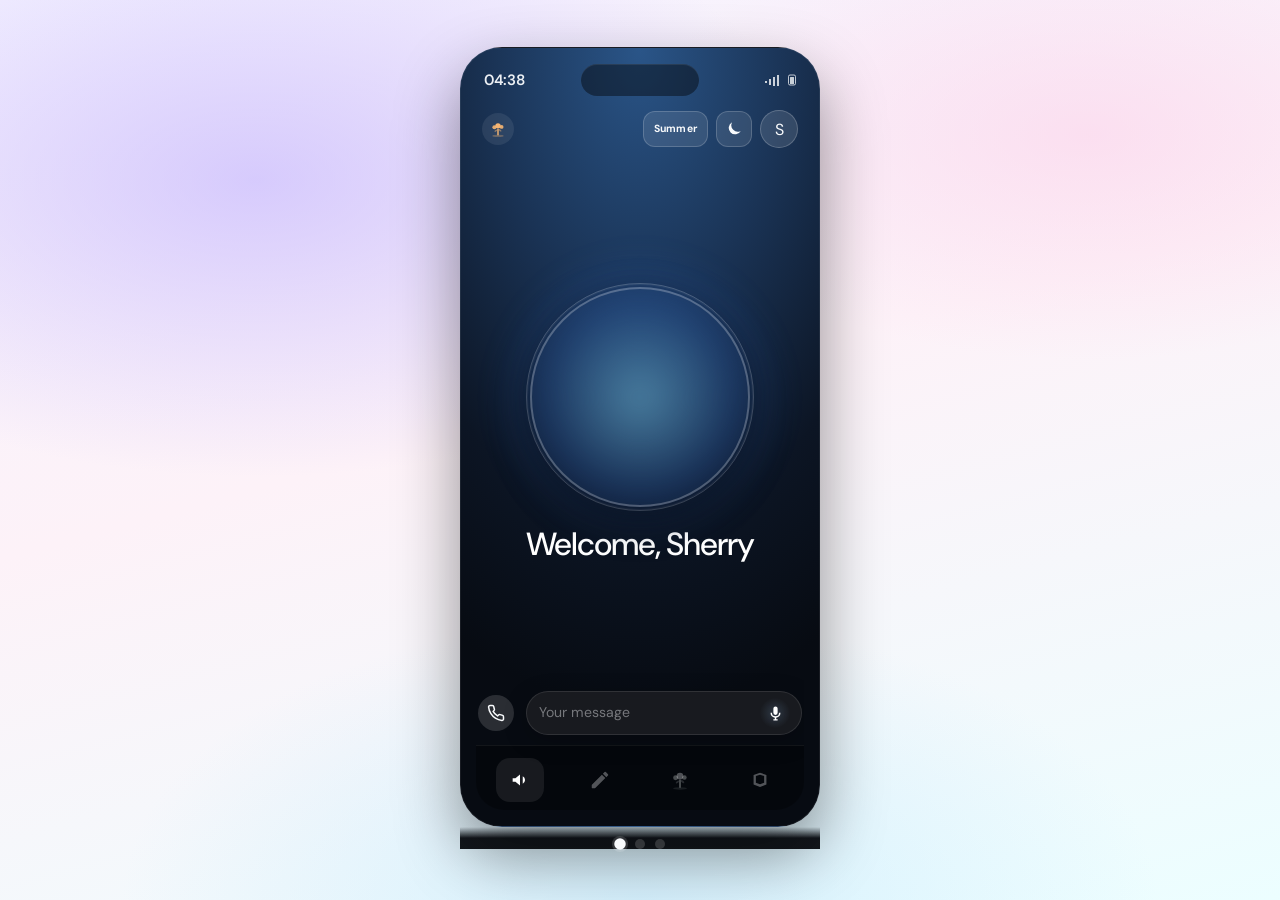
<file: index.html>
<!DOCTYPE html>
<html lang="zh-Hans">
  <head>
    <meta charset="UTF-8" />
    <meta name="viewport" content="width=device-width, initial-scale=1, viewport-fit=cover" />
    <title>Aldra · AI Well-being</title>
    <link rel="preconnect" href="https://fonts.googleapis.com" />
    <link rel="preconnect" href="https://fonts.gstatic.com" crossorigin />
    <link
      href="https://fonts.googleapis.com/css2?family=DM+Sans:ital,opsz,wght@0,9..40,400;0,9..40,500;0,9..40,600;0,9..40,700;1,9..40,400&display=swap"
      rel="stylesheet"
    />
    <link rel="stylesheet" href="styles.css" />
  </head>
  <body>
    <div class="app-bg" aria-hidden="true"></div>

    <div class="device-frame">
    <main class="phone" role="application" aria-label="AI 身心健康助手">
      <!-- Screen 1: Home — 深色简洁（默认首屏） -->
      <section
        id="screen-home"
        class="screen screen--home screen--active"
        data-screen="home"
        data-home-theme="night"
        data-home-season="summer"
      >
        <div class="home-minimal" aria-label="首页">
          <div class="status-bar" aria-hidden="true">
            <time class="status-bar__time" id="status-time">9:41</time>
            <span class="status-bar__island"></span>
            <span class="status-bar__sys">
              <svg width="18" height="12" viewBox="0 0 18 12" fill="none" aria-hidden="true">
                <path
                  d="M1 9V7h2v2H1zm4 2V5h2v6H5zm4 2V3h2v10H9zm4 2V1h2v12h-2z"
                  fill="currentColor"
                  opacity="0.9"
                />
              </svg>
              <svg width="8" height="12" viewBox="0 0 8 12" fill="none" aria-hidden="true">
                <rect x="0.5" y="1" width="7" height="10" rx="1.5" stroke="currentColor" stroke-width="1" opacity="0.85" />
                <rect x="2" y="3" width="4" height="7" rx="0.5" fill="currentColor" opacity="0.9" />
              </svg>
            </span>
          </div>

          <header class="home-minimal__toolbar">
            <button type="button" id="btn-toolbar-garden" class="streak-pill streak-pill--btn" aria-label="打开花园视频" title="花园视频">
              <svg class="streak-pill__garden" width="18" height="18" viewBox="0 0 24 24" fill="currentColor" aria-hidden="true">
                <ellipse cx="12" cy="21.2" rx="7.5" ry="1.4" opacity="0.28" />
                <rect x="11" y="11.5" width="2" height="9" rx="1" opacity="0.92" />
                <circle cx="12" cy="7.8" r="3.6" opacity="0.96" />
                <circle cx="7.2" cy="9.6" r="2.7" opacity="0.88" />
                <circle cx="16.8" cy="9.2" r="2.5" opacity="0.88" />
                <ellipse cx="9.2" cy="14.2" rx="2.2" ry="1.1" transform="rotate(-38 9.2 14.2)" opacity="0.45" />
                <ellipse cx="14.8" cy="13.8" rx="2.2" ry="1.1" transform="rotate(38 14.8 13.8)" opacity="0.45" />
              </svg>
            </button>
            <div class="home-toolbar__end">
              <button
                type="button"
                id="btn-home-season"
                class="toolbar-icon-btn toolbar-icon-btn--season"
                aria-label="Cycle season landscape"
                title="Season: Spring / Summer / Autumn / Winter"
              >
                Summer
              </button>
              <span class="toolbar-daynight-wrap">
                <button
                  type="button"
                  id="btn-home-daynight"
                  class="toolbar-icon-btn toolbar-icon-btn--daynight"
                  aria-label="切换为白天模式"
                  title="白天 / 夜晚"
                >
                  <svg
                    class="toolbar-icon-btn__icon toolbar-icon-btn__sun"
                    width="18"
                    height="18"
                    viewBox="0 0 24 24"
                    fill="none"
                    xmlns="http://www.w3.org/2000/svg"
                    aria-hidden="true"
                  >
                    <circle cx="12" cy="12" r="4" fill="currentColor" />
                    <path
                      d="M12 2v2M12 20v2M2 12h2M20 12h2M4.93 4.93l1.41 1.41M17.66 17.66l1.41 1.41M4.93 19.07l1.41-1.41M17.66 6.34l1.41-1.41"
                      stroke="currentColor"
                      stroke-width="2"
                      stroke-linecap="round"
                    />
                  </svg>
                  <svg class="toolbar-icon-btn__icon toolbar-icon-btn__moon" width="18" height="18" viewBox="0 0 24 24" fill="currentColor" aria-hidden="true">
                    <path d="M21 14.5A8.5 8.5 0 0 1 9.5 3 8.5 8.5 0 1 0 21 14.5z" />
                  </svg>
                </button>
              </span>
              <button type="button" class="avatar avatar--home avatar--home-btn" id="btn-home-avatar-mood" aria-label="Mood tracking and summary">
                S
              </button>
            </div>
          </header>

          <div class="home-minimal__hero">
            <div class="hero-mascot">
              <span class="hero-mascot__glow" aria-hidden="true"></span>
              <span class="hero-mascot__ring" aria-hidden="true"></span>
              <video
                class="hero-mascot__video"
                autoplay
                muted
                loop
                playsinline
                disablepictureinpicture
                aria-label="小狗形象"
              >
                <source src="media/dog.mp4" type="video/mp4" />
              </video>
            </div>
            <h1 class="home-minimal__welcome">Welcome, Sherry</h1>
          </div>

          <div class="home-minimal__footer">
            <div class="home-chat-row">
              <button type="button" id="btn-home-call" class="home-chat-bar__call" aria-label="电话" title="电话">
                <svg width="18" height="18" viewBox="0 0 24 24" fill="none" stroke="currentColor" stroke-width="2" stroke-linecap="round" stroke-linejoin="round" aria-hidden="true">
                  <path
                    d="M22 16.92v3a2 2 0 0 1-2.18 2 19.79 19.79 0 0 1-8.63-3.07 19.5 19.5 0 0 1-6-6 19.79 19.79 0 0 1-3.07-8.67A2 2 0 0 1 4.11 2h3a2 2 0 0 1 2 1.72 12.84 12.84 0 0 0 .7 2.81 2 2 0 0 1-.45 2.11L8.09 9.91a16 16 0 0 0 6 6l1.27-1.27a2 2 0 0 1 2.11-.45 12.84 12.84 0 0 0 2.81.7A2 2 0 0 1 22 16.92z"
                  />
                </svg>
              </button>
              <div class="home-chat-bar">
                <label class="home-chat-bar__field">
                  <span class="visually-hidden">Message</span>
                  <input
                    type="text"
                    class="home-chat-bar__input"
                    placeholder="Your message"
                    autocomplete="off"
                    inputmode="text"
                  />
                </label>
                <button type="button" class="home-chat-bar__voice" data-open-chat aria-label="语音输入" title="语音">
                  <svg class="home-chat-bar__mic" width="17" height="17" viewBox="0 0 24 24" fill="currentColor" aria-hidden="true">
                    <path
                      d="M12 14a3 3 0 0 0 3-3V5a3 3 0 0 0-6 0v6a3 3 0 0 0 3 3zm5-3a5 5 0 0 1-10 0H5a7 7 0 0 0 6 6.92V20H9v2h6v-2h-2v-2.08A7 7 0 0 0 19 11h-2z"
                    />
                  </svg>
                </button>
              </div>
            </div>

            <nav class="home-tabbar" aria-label="主导航">
              <button type="button" class="home-tab home-tab--active" id="btn-home-tab-1" aria-label="首页" title="首页">
                <svg width="22" height="22" viewBox="0 0 24 24" fill="currentColor" aria-hidden="true">
                  <path d="M4 10v4h3l5 4V6L7 10H4zm13.5 2a4.5 4.5 0 0 0-2.5-4v8a4.5 4.5 0 0 0 2.5-4z" />
                </svg>
              </button>
              <button type="button" class="home-tab" id="btn-home-tab-2" aria-label="日记" title="日记">
                <svg class="home-tab__pen" width="22" height="22" viewBox="0 0 24 24" fill="currentColor" aria-hidden="true">
                  <path
                    d="M3 17.46v3.04c0 .28.22.5.5.5h3.04c.13 0 .26-.05.35-.15L17.81 9.94l-3.75-3.75L3.15 17.11c-.1.1-.15.22-.15.36zM20.71 7.04a.996.996 0 0 0 0-1.41l-2.34-2.34a.996.996 0 0 0-1.41 0l-1.83 1.83 3.75 3.75 1.83-1.83z"
                  />
                </svg>
              </button>
              <button type="button" class="home-tab" id="btn-home-tab-garden" aria-label="花园视频" title="花园视频">
                <svg class="home-tab__garden" width="22" height="22" viewBox="0 0 24 24" fill="currentColor" aria-hidden="true">
                  <ellipse cx="12" cy="21.2" rx="7.5" ry="1.4" opacity="0.28" />
                  <rect x="11" y="11.5" width="2" height="9" rx="1" opacity="0.92" />
                  <circle cx="12" cy="7.8" r="3.6" opacity="0.96" />
                  <circle cx="7.2" cy="9.6" r="2.7" opacity="0.88" />
                  <circle cx="16.8" cy="9.2" r="2.5" opacity="0.88" />
                  <ellipse cx="9.2" cy="14.2" rx="2.2" ry="1.1" transform="rotate(-38 9.2 14.2)" opacity="0.45" />
                  <ellipse cx="14.8" cy="13.8" rx="2.2" ry="1.1" transform="rotate(38 14.8 13.8)" opacity="0.45" />
                </svg>
              </button>
              <button type="button" class="home-tab" id="btn-home-tab-course" aria-label="Mood tracking and summary" title="Mood &amp; Summary">
                <svg width="22" height="22" viewBox="0 0 24 24" fill="currentColor" aria-hidden="true">
                  <path d="M5 6.5L12 4l7 2.5V17l-7 2.5L5 17V6.5zM12 6.2L7.5 7.7V15l4.5 1.6 4.5-1.6V7.7L12 6.2z" />
                </svg>
              </button>
            </nav>
          </div>
        </div>
      </section>

      <!-- 情绪：追踪 + 摘要（首页 S / 第四 Tab 进入） -->
      <section
        id="screen-mood"
        class="screen screen--mood"
        data-screen="mood"
        hidden
        data-home-theme="night"
        data-home-season="summer"
      >
        <div class="mood-shell">
          <header class="mood-top">
            <button type="button" class="mood-top__back" id="btn-mood-back" aria-label="返回首页">
              <svg width="22" height="22" viewBox="0 0 24 24" fill="none" stroke="currentColor" stroke-width="2" stroke-linecap="round" aria-hidden="true">
                <path d="M15 18l-6-6 6-6" />
              </svg>
            </button>
            <h1 class="mood-top__title">Mood</h1>
            <button type="button" class="mood-top__weeks" id="btn-mood-weeks" aria-label="Time range" aria-haspopup="listbox" aria-expanded="false">
              Weeks
              <svg class="mood-top__weeks-chev" width="14" height="14" viewBox="0 0 24 24" fill="none" stroke="currentColor" stroke-width="2" aria-hidden="true">
                <path d="M6 9l6 6 6-6" />
              </svg>
            </button>
          </header>

          <div class="mood-seg" role="tablist" aria-label="Mood views">
            <button
              type="button"
              role="tab"
              id="mood-tab-tracking"
              class="mood-seg__btn mood-seg__btn--active"
              aria-selected="true"
              aria-controls="mood-panel-tracking"
            >
              Mood Tracking
            </button>
            <button
              type="button"
              role="tab"
              id="mood-tab-summary"
              class="mood-seg__btn"
              aria-selected="false"
              aria-controls="mood-panel-summary"
            >
              Summary
            </button>
          </div>

          <div class="mood-panels">
            <div id="mood-panel-tracking" role="tabpanel" class="mood-panel mood-panel--tracking" aria-labelledby="mood-tab-tracking">
              <div class="mood-panel__inner mood-panel__inner--tracking">
                <article class="mood-cal-card">
                  <header class="mood-cal-card__head">
                    <div class="mood-cal-card__titles">
                      <h2 class="mood-cal-card__title">Mood Calendar</h2>
                      <p class="mood-cal-card__sub">Collected from app openings and mood check-in’s</p>
                    </div>
                    <button type="button" class="mood-icon-more" aria-label="Mood Calendar options">
                      <svg width="18" height="18" viewBox="0 0 24 24" fill="currentColor" aria-hidden="true">
                        <circle cx="5" cy="12" r="2" />
                        <circle cx="12" cy="12" r="2" />
                        <circle cx="19" cy="12" r="2" />
                      </svg>
                    </button>
                  </header>
                  <div class="mood-cal-card__week" role="list" aria-label="This week">
                    <div class="mood-cal-dow" role="listitem">
                      <span class="mood-cal-dow__dot" aria-hidden="true"></span>
                      <span class="mood-cal-dow__letter">S</span>
                    </div>
                    <div class="mood-cal-dow" role="listitem">
                      <span class="mood-cal-dow__dot" aria-hidden="true"></span>
                      <span class="mood-cal-dow__letter">M</span>
                    </div>
                    <div class="mood-cal-dow" role="listitem">
                      <span class="mood-cal-dow__dot" aria-hidden="true"></span>
                      <span class="mood-cal-dow__letter">T</span>
                    </div>
                    <div class="mood-cal-dow" role="listitem">
                      <span class="mood-cal-dow__dot" aria-hidden="true"></span>
                      <span class="mood-cal-dow__letter">W</span>
                    </div>
                    <div class="mood-cal-dow" role="listitem">
                      <span class="mood-cal-dow__dot" aria-hidden="true"></span>
                      <span class="mood-cal-dow__letter">T</span>
                    </div>
                    <div class="mood-cal-dow" role="listitem">
                      <span class="mood-cal-dow__dot" aria-hidden="true"></span>
                      <span class="mood-cal-dow__letter">F</span>
                    </div>
                    <div class="mood-cal-dow" role="listitem">
                      <span class="mood-cal-dow__dot" aria-hidden="true"></span>
                      <span class="mood-cal-dow__letter">S</span>
                    </div>
                  </div>
                  <div class="mood-cal-card__rule" aria-hidden="true"></div>
                  <footer class="mood-cal-card__foot">
                    <button type="button" class="mood-cal-card__all">
                      View All Days
                      <svg class="mood-cal-card__all-chev" width="16" height="16" viewBox="0 0 24 24" fill="none" stroke="currentColor" stroke-width="2" aria-hidden="true">
                        <path d="M9 18l6-6-6-6" />
                      </svg>
                    </button>
                  </footer>
                </article>

                <article class="mood-mod-card">
                  <header class="mood-mod-card__head">
                    <div class="mood-mod-card__titles">
                      <h2 class="mood-mod-card__title">Your top emotions this week</h2>
                      <p class="mood-mod-card__sub">Based on your evening reflections and mood check-ins.</p>
                    </div>
                    <button type="button" class="mood-icon-more" aria-label="Top emotions options">
                      <svg width="18" height="18" viewBox="0 0 24 24" fill="currentColor" aria-hidden="true">
                        <circle cx="5" cy="12" r="2" />
                        <circle cx="12" cy="12" r="2" />
                        <circle cx="19" cy="12" r="2" />
                      </svg>
                    </button>
                  </header>
                  <div class="mood-mod-card__body mood-mod-card__body--split">
                    <div class="mood-donut" aria-hidden="true">
                      <div class="mood-donut__ring"></div>
                    </div>
                    <div class="mood-empty-block">
                      <p class="mood-empty-block__line">
                        <span class="mood-empty-block__dot" aria-hidden="true"></span>
                        No data yet
                      </p>
                      <p class="mood-empty-block__hint">Complete your evening reflections and mood check-ins to understand your emotions.</p>
                    </div>
                  </div>
                </article>

                <article class="mood-mod-card">
                  <header class="mood-mod-card__head mood-mod-card__head--compact">
                    <h2 class="mood-mod-card__title mood-mod-card__title--solo">What makes you shine</h2>
                    <button type="button" class="mood-icon-more" aria-label="What makes you shine options">
                      <svg width="18" height="18" viewBox="0 0 24 24" fill="currentColor" aria-hidden="true">
                        <circle cx="5" cy="12" r="2" />
                        <circle cx="12" cy="12" r="2" />
                        <circle cx="19" cy="12" r="2" />
                      </svg>
                    </button>
                  </header>
                  <div class="mood-mod-card__body mood-mod-card__body--center">
                    <p class="mood-empty-block__line mood-empty-block__line--solo">No data yet</p>
                    <p class="mood-empty-block__hint">Complete your evening reflection or mood check-in.</p>
                  </div>
                </article>

                <article class="mood-mod-card">
                  <header class="mood-mod-card__head mood-mod-card__head--compact">
                    <h2 class="mood-mod-card__title mood-mod-card__title--solo">What makes you down</h2>
                    <button type="button" class="mood-icon-more" aria-label="What makes you down options">
                      <svg width="18" height="18" viewBox="0 0 24 24" fill="currentColor" aria-hidden="true">
                        <circle cx="5" cy="12" r="2" />
                        <circle cx="12" cy="12" r="2" />
                        <circle cx="19" cy="12" r="2" />
                      </svg>
                    </button>
                  </header>
                  <div class="mood-mod-card__body mood-mod-card__body--center">
                    <p class="mood-empty-block__line mood-empty-block__line--solo">No data yet</p>
                    <p class="mood-empty-block__hint">Complete your evening reflection or mood check-in.</p>
                  </div>
                </article>

                <nav class="mood-week-pill" aria-label="Week range">
                  <button type="button" class="mood-week-pill__nav" aria-label="Previous week">
                    <svg width="16" height="16" viewBox="0 0 24 24" fill="none" stroke="currentColor" stroke-width="2" aria-hidden="true">
                      <path d="M15 18l-6-6 6-6" />
                    </svg>
                  </button>
                  <div class="mood-week-pill__text">
                    <span class="mood-week-pill__range">Jan 18 – Jan 24</span>
                    <span class="mood-week-pill__label">This week</span>
                  </div>
                  <button type="button" class="mood-week-pill__nav" aria-label="Next week">
                    <svg width="16" height="16" viewBox="0 0 24 24" fill="none" stroke="currentColor" stroke-width="2" aria-hidden="true">
                      <path d="M9 18l6-6-6-6" />
                    </svg>
                  </button>
                </nav>
              </div>
            </div>
            <div
              id="mood-panel-summary"
              role="tabpanel"
              class="mood-panel"
              aria-labelledby="mood-tab-summary"
              hidden
            >
              <div class="mood-panel__inner">
                <p class="mood-hint">Patterns and highlights from your entries — placeholder.</p>
                <div class="mood-summary-card">
                  <h2 class="mood-summary-card__title">Last 30 days</h2>
                  <div class="mood-summary-chart" aria-hidden="true">
                    <div class="mood-summary-chart__bar" style="--h: 42%"></div>
                    <div class="mood-summary-chart__bar" style="--h: 58%"></div>
                    <div class="mood-summary-chart__bar" style="--h: 35%"></div>
                    <div class="mood-summary-chart__bar" style="--h: 71%"></div>
                    <div class="mood-summary-chart__bar" style="--h: 48%"></div>
                    <div class="mood-summary-chart__bar" style="--h: 62%"></div>
                    <div class="mood-summary-chart__bar" style="--h: 55%"></div>
                  </div>
                  <ul class="mood-summary-list">
                    <li><strong>Most common:</strong> Steady / OK</li>
                    <li><strong>Noticed:</strong> Better evenings after short walks</li>
                  </ul>
                </div>
              </div>
            </div>
          </div>
        </div>
      </section>

      <!-- 日记：参考 Start writing 灰底大标题；昼夜/四季与首页同步 -->
      <section
        id="screen-diary"
        class="screen screen--diary"
        data-screen="diary"
        hidden
        data-home-theme="night"
        data-home-season="summer"
      >
        <div class="diary-shell">
          <header class="diary-toolbar">
            <button type="button" class="diary-toolbar__btn" data-nav="home" aria-label="返回首页">
              <svg width="20" height="20" viewBox="0 0 24 24" fill="none" stroke="currentColor" stroke-width="2" stroke-linecap="round" aria-hidden="true">
                <path d="M15 18l-6-6 6-6" />
              </svg>
            </button>
            <button
              type="button"
              class="diary-toolbar__btn"
              aria-label="Journaling Suggestions"
              data-tip="Journaling Suggestions"
            >
              <svg width="20" height="20" viewBox="0 0 24 24" fill="none" stroke="currentColor" stroke-width="2" stroke-linecap="round" stroke-linejoin="round" aria-hidden="true">
                <path d="M15 4V2" />
                <path d="M15 16v-2" />
                <path d="M8 9h2" />
                <path d="M20 9h2" />
                <path d="m17.8 11.8 1.2 1.2" />
                <path d="m17.8 6.2 1.2-1.2" />
                <path d="M3 21l9-9" />
              </svg>
            </button>
            <button type="button" class="diary-toolbar__btn" aria-label="Mood Check-in" data-tip="Mood Check-in">
              <svg width="20" height="20" viewBox="0 0 24 24" fill="none" stroke="currentColor" stroke-width="2" stroke-linecap="round" stroke-linejoin="round" aria-hidden="true">
                <circle cx="12" cy="12" r="10" />
                <path d="M8 14s1.5 2 4 2 4-2 4-2" />
                <circle cx="9" cy="9" r="1" fill="currentColor" stroke="none" />
                <circle cx="15" cy="9" r="1" fill="currentColor" stroke="none" />
              </svg>
            </button>
            <button
              type="button"
              class="diary-toolbar__btn"
              id="btn-diary-perspective"
              aria-label="Perspective and observation"
              data-tip="Perspective and observation"
              aria-expanded="false"
              aria-controls="diary-summary-sheet"
            >
              <svg width="20" height="20" viewBox="0 0 24 24" fill="none" stroke="currentColor" stroke-width="2" stroke-linecap="round" stroke-linejoin="round" aria-hidden="true">
                <path d="M1 12s4-7 11-7 11 7 11 7-4 7-11 7-11-7-11-7z" />
                <circle cx="12" cy="12" r="3" />
              </svg>
            </button>
            <span class="diary-toolbar__spacer" aria-hidden="true"></span>
            <button type="button" class="diary-ai-pill" data-nav="insights" aria-label="My Insights">
              My Insights
            </button>
          </header>

          <div class="diary-canvas">
            <label class="visually-hidden" for="diary-editor">日记正文</label>
            <textarea
              id="diary-editor"
              class="diary-editor"
              name="diary"
              rows="12"
              placeholder="Start writing..."
              spellcheck="true"
              autocomplete="off"
            ></textarea>
          </div>

          <div id="diary-float-actions" class="diary-float-actions" aria-label="Journal templates">
            <button type="button" class="diary-float-btn" aria-label="Create Custom Template">
              <svg class="diary-float-btn__icon" width="20" height="20" viewBox="0 0 24 24" fill="none" stroke="currentColor" stroke-width="2" stroke-linecap="round" stroke-linejoin="round" aria-hidden="true">
                <path d="M18.5 5.5c.8-.8 2.1-.8 2.8 0s.8 2 0 2.8l-8.8 8.8L8 20l1.4-3.9 9-9.6z" />
                <path d="M5 21h.5c1.2 0 2.2-1 2.2-2.2v-.3" />
              </svg>
              <span class="diary-float-btn__label">Create Custom Template</span>
            </button>
            <button type="button" class="diary-float-btn" aria-label="Add from Library">
              <svg class="diary-float-btn__icon" width="20" height="20" viewBox="0 0 24 24" fill="none" stroke="currentColor" stroke-width="2" stroke-linecap="round" aria-hidden="true">
                <path d="M12 5v14M5 12h14" />
              </svg>
              <span class="diary-float-btn__label">Add from Library</span>
            </button>
          </div>

          <div
            id="diary-summary-sheet"
            class="diary-summary-sheet"
            aria-hidden="true"
            role="region"
            aria-label="Today's Reflection"
          >
            <div class="diary-summary-sheet__backdrop" aria-hidden="true"></div>
            <div class="diary-summary-sheet__panel">
              <div class="diary-summary-sheet__grab" aria-hidden="true"></div>
              <header class="diary-summary-sheet__head">
                <h2 class="diary-summary-sheet__title">Today's Reflection</h2>
                <button type="button" class="diary-summary-sheet__close" id="btn-diary-summary-close" aria-label="Close">
                  <svg width="18" height="18" viewBox="0 0 24 24" fill="none" stroke="currentColor" stroke-width="2" stroke-linecap="round" aria-hidden="true">
                    <path d="M18 6L6 18M6 6l12 12" />
                  </svg>
                </button>
              </header>
              <div class="diary-summary-sheet__body">
                <p class="diary-summary-sheet__text">
                  You touched on work stress and a small win this afternoon. Underneath, there’s a wish for steadier pace and kinder self-talk — worth carrying into tomorrow.
                </p>
                <p class="diary-summary-sheet__meta">Perspective note · for today</p>
              </div>
            </div>
          </div>
        </div>
      </section>

      <!-- My Insights：Journey 式日记预览卡片 -->
      <section
        id="screen-insights"
        class="screen screen--insights"
        data-screen="insights"
        hidden
        data-home-theme="night"
        data-home-season="summer"
      >
        <div class="insights-shell">
          <header class="insights-top">
            <button type="button" class="insights-top__back" data-nav="diary" aria-label="返回日记">
              <svg width="22" height="22" viewBox="0 0 24 24" fill="none" stroke="currentColor" stroke-width="2" stroke-linecap="round" aria-hidden="true">
                <path d="M15 18l-6-6 6-6" />
              </svg>
            </button>
            <h1 class="insights-top__title">My Insights</h1>
            <button type="button" class="insights-top__more" aria-label="更多">
              <svg width="20" height="20" viewBox="0 0 24 24" fill="currentColor" aria-hidden="true">
                <circle cx="5" cy="12" r="2" />
                <circle cx="12" cy="12" r="2" />
                <circle cx="19" cy="12" r="2" />
              </svg>
            </button>
          </header>

          <div class="insights-body">
            <article class="insights-summary" aria-label="概览">
              <h2 class="insights-summary__heading">Insights</h2>
              <div class="insights-summary__grid">
                <div class="insights-summary__main">
                  <span class="insights-summary__num">3</span>
                  <span class="insights-summary__label">Entries this year</span>
                </div>
                <ul class="insights-summary__stats">
                  <li class="insights-summary__stat">
                    <span class="insights-summary__stat-icon" aria-hidden="true">📅</span>
                    <span>13 days journaled</span>
                  </li>
                  <li class="insights-summary__stat">
                    <span class="insights-summary__stat-icon" aria-hidden="true">❝</span>
                    <span>1,737 words all time</span>
                  </li>
                </ul>
              </div>
            </article>

            <h2 class="insights-feed-title">Your journeys</h2>
            <div class="insights-feed" role="list">
              <article class="journey-card" role="listitem" tabindex="0">
                <div class="journey-card__media journey-card__media--a" aria-hidden="true"></div>
                <div class="journey-card__meta">
                  <time class="journey-card__date" datetime="2026-04-02">Apr 2, 2026</time>
                  <h3 class="journey-card__title">After the rain</h3>
                  <p class="journey-card__excerpt">Walked without headphones. Noticed how quiet the street sounds when the world is still wet.</p>
                </div>
              </article>
              <article class="journey-card" role="listitem" tabindex="0">
                <div class="journey-card__media journey-card__media--b" aria-hidden="true"></div>
                <div class="journey-card__meta">
                  <time class="journey-card__date" datetime="2026-03-28">Mar 28, 2026</time>
                  <h3 class="journey-card__title">Small wins</h3>
                  <p class="journey-card__excerpt">Finished the draft I kept postponing. Celebrated with tea and ten minutes of nothing.</p>
                </div>
              </article>
              <article class="journey-card" role="listitem" tabindex="0">
                <div class="journey-card__media journey-card__media--c" aria-hidden="true"></div>
                <div class="journey-card__meta">
                  <time class="journey-card__date" datetime="2026-03-19">Mar 19, 2026</time>
                  <h3 class="journey-card__title">Letter I won’t send</h3>
                  <p class="journey-card__excerpt">Wrote it anyway. Felt lighter folding the page and putting it in a drawer.</p>
                </div>
              </article>
              <article class="journey-card" role="listitem" tabindex="0">
                <div class="journey-card__media journey-card__media--d" aria-hidden="true"></div>
                <div class="journey-card__meta">
                  <time class="journey-card__date" datetime="2026-03-08">Mar 8, 2026</time>
                  <h3 class="journey-card__title">Sunday slow</h3>
                  <p class="journey-card__excerpt">No plans. Sun through the blinds. Remembered that rest is also productive.</p>
                </div>
              </article>
            </div>
          </div>
        </div>
      </section>

      <!-- Screen 2: Welcome -->
      <section id="screen-welcome" class="screen" data-screen="welcome" hidden>
        <header class="top-bar top-bar--welcome">
          <span class="brand">
            <span class="brand__sparkle" aria-hidden="true">✦</span>
            Aldra
          </span>
        </header>

        <div class="welcome-hero">
          <div class="speech-bubble" aria-hidden="true">
            <span class="dot"></span><span class="dot"></span><span class="dot"></span>
          </div>
          <div class="mascot" role="img" aria-label="友善的 AI 伙伴形象">
            <div class="mascot__body">
              <div class="mascot__face">
                <span class="mascot__eye"></span>
                <span class="mascot__eye"></span>
                <span class="mascot__smile"></span>
              </div>
            </div>
          </div>
          <h1 class="tagline">
            你的 AI 身心伙伴<br />
            <span class="tagline__accent">随时倾听 · 温柔回应</span>
          </h1>
          <p class="subtag">安全、私密的情绪支持与日常小步练习。</p>
        </div>

        <nav class="dock dock--welcome" aria-label="主要操作">
          <button type="button" class="icon-btn" aria-label="打开文字对话">
            <svg width="22" height="22" viewBox="0 0 24 24" fill="none" stroke="currentColor" stroke-width="1.8">
              <rect x="3" y="5" width="18" height="14" rx="2" />
              <path d="M8 19h8" />
            </svg>
          </button>
          <button type="button" class="mic-btn mic-btn--hero" id="btn-voice-welcome" aria-label="语音倾诉">
            <span class="mic-btn__glow"></span>
            <svg width="28" height="28" viewBox="0 0 24 24" fill="currentColor">
              <path
                d="M12 14a3 3 0 0 0 3-3V5a3 3 0 0 0-6 0v6a3 3 0 0 0 3 3zm5-3a5 5 0 0 1-10 0H5a7 7 0 0 0 6 6.92V20H9v2h6v-2h-2v-2.08A7 7 0 0 0 19 11h-2z"
              />
            </svg>
          </button>
          <button type="button" class="icon-btn" aria-label="更多">
            <svg width="22" height="22" viewBox="0 0 24 24" fill="currentColor">
              <circle cx="5" cy="12" r="2" />
              <circle cx="12" cy="12" r="2" />
              <circle cx="19" cy="12" r="2" />
            </svg>
          </button>
        </nav>
      </section>

      <!-- Screen 3: Chat / vision -->
      <section id="screen-chat" class="screen" data-screen="chat" hidden>
        <header class="top-bar">
          <button type="button" class="icon-btn icon-btn--ghost" data-nav="home" aria-label="返回首页">
            <svg width="20" height="20" viewBox="0 0 24 24" fill="none" stroke="currentColor" stroke-width="2">
              <path d="M15 18l-6-6 6-6" />
            </svg>
          </button>
          <span class="top-bar__title">即时想象</span>
          <div class="avatar" aria-hidden="true">A</div>
        </header>

        <div class="chat-scroll" id="chat-scroll">
          <div class="msg msg--user">
            <p>帮我画一片能让我安静下来的「安全岛」风景。</p>
          </div>
          <div class="msg msg--ai">
            <span class="msg__sparkle" aria-hidden="true">✦</span>
            <div class="msg__bubble">
              <p>好的。我为你准备了三种柔和色调的自然意象，你可以选一张最贴近此刻心情的。</p>
              <div class="vision-card">
                <div class="vision-card__grid">
                  <div class="vision-card__main vision-art vision-art--a"></div>
                  <div class="vision-card__side">
                    <div class="vision-art vision-art--b"></div>
                    <div class="vision-art vision-art--c"></div>
                  </div>
                </div>
                <div class="vision-card__actions">
                  <button type="button" class="tiny-btn" title="有帮助">👍</button>
                  <button type="button" class="tiny-btn" title="换一组">↻</button>
                  <button type="button" class="tiny-btn" title="复制">⎘</button>
                </div>
              </div>
            </div>
          </div>
        </div>

        <footer class="composer">
          <button type="button" class="composer__plus" aria-label="附加">+</button>
          <input class="composer__input" type="text" placeholder="继续聊聊…" autocomplete="off" />
          <button type="button" class="composer__send" aria-label="发送">
            <svg width="20" height="20" viewBox="0 0 24 24" fill="currentColor">
              <path d="M2.01 21L23 12 2.01 3 2 10l15 2-15 2z" />
            </svg>
          </button>
          <button type="button" class="composer__mic" aria-label="语音输入">
            <svg width="20" height="20" viewBox="0 0 24 24" fill="currentColor">
              <path
                d="M12 14a3 3 0 0 0 3-3V5a3 3 0 0 0-6 0v6a3 3 0 0 0 3 3zm5-3a5 5 0 0 1-10 0H5a7 7 0 0 0 6 6.92V20H9v2h6v-2h-2v-2.08A7 7 0 0 0 19 11h-2z"
              />
            </svg>
          </button>
        </footer>
      </section>

      <!-- 沉浸式对话：仅覆盖机壳内屏幕区域（与 .phone 可视区一致） -->
      <div
        id="imm-chat-layer"
        class="imm-chat-layer"
        hidden
        role="dialog"
        aria-modal="true"
        aria-hidden="true"
        aria-label="对话"
      >
        <div class="imm-chat-layer__bg" aria-hidden="true">
          <video
            class="imm-chat-layer__video"
            autoplay
            muted
            loop
            playsinline
            disablepictureinpicture
          >
            <source src="media/dog.mp4" type="video/mp4" />
          </video>
          <div class="imm-chat-layer__bg-dim"></div>
        </div>

        <div class="imm-chat-layer__shell">
          <header class="imm-chat-header">
            <button type="button" class="imm-chat-header__btn imm-chat-header__btn--home" id="btn-imm-chat-home" aria-label="返回首页">
              <svg width="20" height="20" viewBox="0 0 24 24" fill="none" stroke="currentColor" stroke-width="2" stroke-linecap="round" aria-hidden="true">
                <path d="M3 9l9-7 9 7v11a2 2 0 0 1-2 2H5a2 2 0 0 1-2-2z" />
                <path d="M9 22V12h6v10" />
              </svg>
            </button>
            <span class="imm-chat-header__spacer" aria-hidden="true"></span>
            <button
              type="button"
              class="imm-chat-header__btn imm-chat-header__btn--notebook"
              id="btn-imm-daily-reflection"
              aria-label="Generate Daily Reflection"
              data-tip="Generate Daily Reflection"
            >
              <svg width="20" height="20" viewBox="0 0 24 24" fill="none" stroke="currentColor" stroke-width="2" stroke-linecap="round" stroke-linejoin="round" aria-hidden="true">
                <path d="M4 19.5A2.5 2.5 0 0 1 6.5 17H20" />
                <path d="M6.5 2H20v20H6.5A2.5 2.5 0 0 1 4 19.5v-15A2.5 2.5 0 0 1 6.5 2z" />
                <path d="M8 7h8M8 11h8M8 15h4" />
              </svg>
            </button>
          </header>

          <div class="imm-chat-scroll" id="imm-chat-scroll">
            <p class="imm-chat-meta">January 19, 2026</p>
            <div class="imm-msg imm-msg--ai">
              <div class="imm-msg__bubble">
                <p>Hi wang! Thanks for creating me. I'm so excited to meet you 😊</p>
              </div>
            </div>
            <div class="imm-msg imm-msg--user">
              <div class="imm-msg__bubble">
                <p>find jobs</p>
              </div>
            </div>
            <div class="imm-msg imm-msg--ai">
              <div class="imm-msg__bubble">
                <p>What kind of job are you looking for? Want to explore some options together?</p>
              </div>
            </div>
            <p class="imm-chat-meta">You had a call for 2:07</p>
            <p class="imm-chat-meta">April 03, 2026</p>
            <div class="imm-msg imm-msg--ai">
              <div class="imm-msg__bubble">
                <p>Evening! How'd your day go, anything exciting happen?</p>
              </div>
            </div>
          </div>

          <footer class="imm-chat-footer">
            <div class="home-chat-row imm-chat-footer__row">
              <button type="button" id="btn-imm-call" class="home-chat-bar__call" aria-label="电话" title="电话">
                <svg width="18" height="18" viewBox="0 0 24 24" fill="none" stroke="currentColor" stroke-width="2" stroke-linecap="round" stroke-linejoin="round" aria-hidden="true">
                  <path
                    d="M22 16.92v3a2 2 0 0 1-2.18 2 19.79 19.79 0 0 1-8.63-3.07 19.5 19.5 0 0 1-6-6 19.79 19.79 0 0 1-3.07-8.67A2 2 0 0 1 4.11 2h3a2 2 0 0 1 2 1.72 12.84 12.84 0 0 0 .7 2.81 2 2 0 0 1-.45 2.11L8.09 9.91a16 16 0 0 0 6 6l1.27-1.27a2 2 0 0 1 2.11-.45 12.84 12.84 0 0 0 2.81.7A2 2 0 0 1 22 16.92z"
                  />
                </svg>
              </button>
              <div class="home-chat-bar">
                <label class="home-chat-bar__field">
                  <span class="visually-hidden">Message</span>
                  <input
                    id="imm-chat-composer-input"
                    type="text"
                    class="home-chat-bar__input"
                    placeholder="Your message"
                    autocomplete="off"
                    inputmode="text"
                  />
                </label>
                <button type="button" class="home-chat-bar__voice" aria-label="语音输入" title="语音">
                  <svg class="home-chat-bar__mic" width="17" height="17" viewBox="0 0 24 24" fill="currentColor" aria-hidden="true">
                    <path
                      d="M12 14a3 3 0 0 0 3-3V5a3 3 0 0 0-6 0v6a3 3 0 0 0 3 3zm5-3a5 5 0 0 1-10 0H5a7 7 0 0 0 6 6.92V20H9v2h6v-2h-2v-2.08A7 7 0 0 0 19 11h-2z"
                    />
                  </svg>
                </button>
              </div>
            </div>
          </footer>
        </div>
      </div>

      <!-- 通话：视频铺满机壳内屏；左上角房子返回（与沉浸式一致） -->
      <div
        id="call-video-layer"
        class="call-video-layer"
        hidden
        role="dialog"
        aria-modal="true"
        aria-hidden="true"
        aria-label="通话画面"
      >
        <div class="call-video-layer__stage">
          <video
            id="call-video-full"
            class="call-video-layer__video"
            src="media/dog.mp4"
            playsinline
            loop
            muted
          ></video>
        </div>
        <div class="call-video-layer__chrome">
          <button
            type="button"
            class="imm-chat-header__btn imm-chat-header__btn--home"
            id="call-video-close"
            aria-label="返回首页"
          >
            <svg width="20" height="20" viewBox="0 0 24 24" fill="none" stroke="currentColor" stroke-width="2" stroke-linecap="round" aria-hidden="true">
              <path d="M3 9l9-7 9 7v11a2 2 0 0 1-2 2H5a2 2 0 0 1-2-2z" />
              <path d="M9 22V12h6v10" />
            </svg>
          </button>
        </div>
      </div>

      <!-- 花园视频：左小房子返回，右 streak（图标+数字）；从第 4 秒起播、循环 -->
      <div
        id="garden-video-layer"
        class="call-video-layer garden-video-layer"
        hidden
        role="dialog"
        aria-modal="true"
        aria-hidden="true"
        aria-label="花园视频"
      >
        <div class="call-video-layer__stage">
          <video
            id="garden-video-full"
            class="call-video-layer__video"
            src="media/garden.mp4"
            playsinline
          ></video>
        </div>
        <div class="garden-video-layer__chrome">
          <button
            type="button"
            class="imm-chat-header__btn imm-chat-header__btn--home garden-video-layer__home"
            id="garden-video-close"
            aria-label="返回首页"
          >
            <svg width="20" height="20" viewBox="0 0 24 24" fill="none" stroke="currentColor" stroke-width="2" stroke-linecap="round" aria-hidden="true">
              <path d="M3 9l9-7 9 7v11a2 2 0 0 1-2 2H5a2 2 0 0 1-2-2z" />
              <path d="M9 22V12h6v10" />
            </svg>
          </button>
          <div class="streak-pill streak-pill--on-video" role="group" aria-label="花园 streak">
            <svg class="streak-pill__garden" width="18" height="18" viewBox="0 0 24 24" fill="currentColor" aria-hidden="true">
              <ellipse cx="12" cy="21.2" rx="7.5" ry="1.4" opacity="0.28" />
              <rect x="11" y="11.5" width="2" height="9" rx="1" opacity="0.92" />
              <circle cx="12" cy="7.8" r="3.6" opacity="0.96" />
              <circle cx="7.2" cy="9.6" r="2.7" opacity="0.88" />
              <circle cx="16.8" cy="9.2" r="2.5" opacity="0.88" />
              <ellipse cx="9.2" cy="14.2" rx="2.2" ry="1.1" transform="rotate(-38 9.2 14.2)" opacity="0.45" />
              <ellipse cx="14.8" cy="13.8" rx="2.2" ry="1.1" transform="rotate(38 14.8 13.8)" opacity="0.45" />
            </svg>
            <span class="streak-pill__n" id="garden-streak-n">0</span>
          </div>
        </div>
      </div>
    </main>

    <div class="screen-dots" role="tablist" aria-label="切换界面预览">
      <button type="button" class="screen-dot screen-dot--active" data-go="home" aria-selected="true" aria-label="首页"></button>
      <button type="button" class="screen-dot" data-go="welcome" aria-selected="false" aria-label="欢迎"></button>
      <button type="button" class="screen-dot" data-go="chat" aria-selected="false" aria-label="对话"></button>
    </div>
    </div>

    <script src="app.js"></script>
  </body>
</html>
</file>
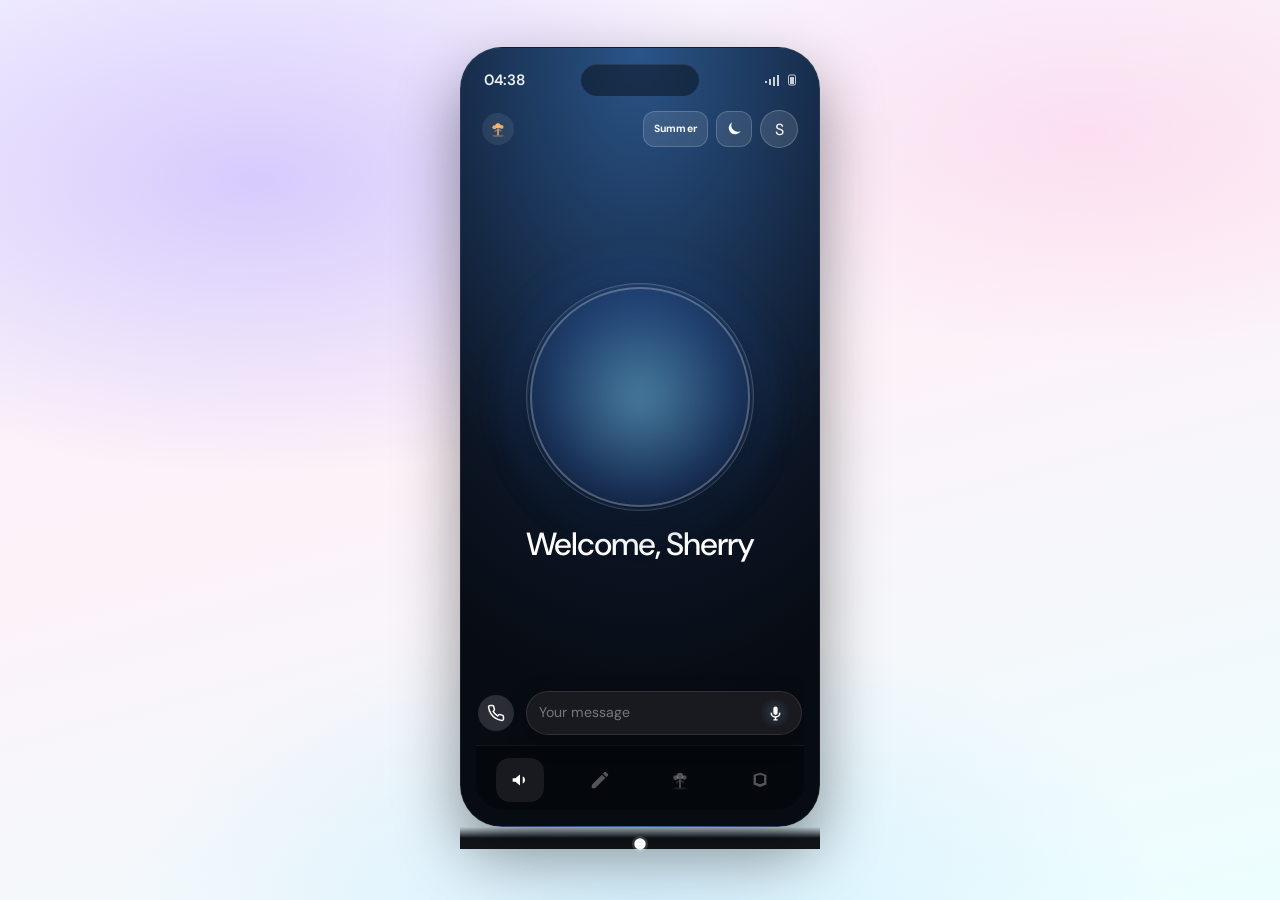
<file: v2/index.html>
<!DOCTYPE html>
<html lang="zh-Hans">
  <head>
    <meta charset="UTF-8" />
    <meta name="viewport" content="width=device-width, initial-scale=1, viewport-fit=cover" />
    <title>Aldra · AI Well-being (U01 Home)</title>
    <link rel="preconnect" href="https://fonts.googleapis.com" />
    <link rel="preconnect" href="https://fonts.gstatic.com" crossorigin />
    <link
      href="https://fonts.googleapis.com/css2?family=DM+Sans:ital,opsz,wght@0,9..40,400;0,9..40,500;0,9..40,600;0,9..40,700;1,9..40,400&display=swap"
      rel="stylesheet"
    />
    <link rel="stylesheet" href="styles.css" />
  </head>
  <body>
    <div class="app-bg" aria-hidden="true"></div>

    <div class="device-frame">
    <main class="phone" role="application" aria-label="AI 身心健康助手">
      <!-- Screen 1: Home — 深色简洁（默认首屏） -->
      <section
        id="screen-home"
        class="screen screen--home screen--active"
        data-screen="home"
        data-home-theme="night"
        data-home-season="summer"
      >
        <div class="home-minimal" aria-label="首页">
          <div class="status-bar" aria-hidden="true">
            <time class="status-bar__time" id="status-time">9:41</time>
            <span class="status-bar__island"></span>
            <span class="status-bar__sys">
              <svg width="18" height="12" viewBox="0 0 18 12" fill="none" aria-hidden="true">
                <path
                  d="M1 9V7h2v2H1zm4 2V5h2v6H5zm4 2V3h2v10H9zm4 2V1h2v12h-2z"
                  fill="currentColor"
                  opacity="0.9"
                />
              </svg>
              <svg width="8" height="12" viewBox="0 0 8 12" fill="none" aria-hidden="true">
                <rect x="0.5" y="1" width="7" height="10" rx="1.5" stroke="currentColor" stroke-width="1" opacity="0.85" />
                <rect x="2" y="3" width="4" height="7" rx="0.5" fill="currentColor" opacity="0.9" />
              </svg>
            </span>
          </div>

          <header class="home-minimal__toolbar">
            <button type="button" id="btn-toolbar-garden" class="streak-pill streak-pill--btn" aria-label="打开 Forest Home" title="Forest Home">
              <svg class="streak-pill__garden" width="18" height="18" viewBox="0 0 24 24" fill="currentColor" aria-hidden="true">
                <ellipse cx="12" cy="21.2" rx="7.5" ry="1.4" opacity="0.28" />
                <rect x="11" y="11.5" width="2" height="9" rx="1" opacity="0.92" />
                <circle cx="12" cy="7.8" r="3.6" opacity="0.96" />
                <circle cx="7.2" cy="9.6" r="2.7" opacity="0.88" />
                <circle cx="16.8" cy="9.2" r="2.5" opacity="0.88" />
                <ellipse cx="9.2" cy="14.2" rx="2.2" ry="1.1" transform="rotate(-38 9.2 14.2)" opacity="0.45" />
                <ellipse cx="14.8" cy="13.8" rx="2.2" ry="1.1" transform="rotate(38 14.8 13.8)" opacity="0.45" />
              </svg>
            </button>
            <div class="home-toolbar__end">
              <button
                type="button"
                id="btn-home-season"
                class="toolbar-icon-btn toolbar-icon-btn--season"
                aria-label="Cycle season landscape"
                title="Season: Spring / Summer / Autumn / Winter"
              >
                Summer
              </button>
              <span class="toolbar-daynight-wrap">
                <button
                  type="button"
                  id="btn-home-daynight"
                  class="toolbar-icon-btn toolbar-icon-btn--daynight"
                  aria-label="切换为白天模式"
                  title="白天 / 夜晚"
                >
                  <svg
                    class="toolbar-icon-btn__icon toolbar-icon-btn__sun"
                    width="18"
                    height="18"
                    viewBox="0 0 24 24"
                    fill="none"
                    xmlns="http://www.w3.org/2000/svg"
                    aria-hidden="true"
                  >
                    <circle cx="12" cy="12" r="4" fill="currentColor" />
                    <path
                      d="M12 2v2M12 20v2M2 12h2M20 12h2M4.93 4.93l1.41 1.41M17.66 17.66l1.41 1.41M4.93 19.07l1.41-1.41M17.66 6.34l1.41-1.41"
                      stroke="currentColor"
                      stroke-width="2"
                      stroke-linecap="round"
                    />
                  </svg>
                  <svg class="toolbar-icon-btn__icon toolbar-icon-btn__moon" width="18" height="18" viewBox="0 0 24 24" fill="currentColor" aria-hidden="true">
                    <path d="M21 14.5A8.5 8.5 0 0 1 9.5 3 8.5 8.5 0 1 0 21 14.5z" />
                  </svg>
                </button>
              </span>
              <button type="button" class="avatar avatar--home avatar--home-btn" id="btn-home-avatar-mood" aria-label="Mood tracking and summary">
                S
              </button>
            </div>
          </header>

          <div class="home-minimal__hero">
            <div class="hero-mascot">
              <span class="hero-mascot__glow" aria-hidden="true"></span>
              <span class="hero-mascot__ring" aria-hidden="true"></span>
              <video
                class="hero-mascot__video"
                autoplay
                muted
                loop
                playsinline
                disablepictureinpicture
                aria-label="小狗形象"
              >
                <source src="ba0f6aaaab9a4121225c76b96151cd0b.mp4" type="video/mp4" />
              </video>
            </div>
            <h1 class="home-minimal__welcome">Welcome, Sherry</h1>
          </div>

          <div class="home-minimal__footer">
            <div class="home-chat-row">
              <button type="button" id="btn-home-call" class="home-chat-bar__call" aria-label="电话" title="电话">
                <svg width="18" height="18" viewBox="0 0 24 24" fill="none" stroke="currentColor" stroke-width="2" stroke-linecap="round" stroke-linejoin="round" aria-hidden="true">
                  <path
                    d="M22 16.92v3a2 2 0 0 1-2.18 2 19.79 19.79 0 0 1-8.63-3.07 19.5 19.5 0 0 1-6-6 19.79 19.79 0 0 1-3.07-8.67A2 2 0 0 1 4.11 2h3a2 2 0 0 1 2 1.72 12.84 12.84 0 0 0 .7 2.81 2 2 0 0 1-.45 2.11L8.09 9.91a16 16 0 0 0 6 6l1.27-1.27a2 2 0 0 1 2.11-.45 12.84 12.84 0 0 0 2.81.7A2 2 0 0 1 22 16.92z"
                  />
                </svg>
              </button>
              <div class="home-chat-bar">
                <label class="home-chat-bar__field">
                  <span class="visually-hidden">Message</span>
                  <input
                    type="text"
                    class="home-chat-bar__input"
                    placeholder="Your message"
                    autocomplete="off"
                    inputmode="text"
                  />
                </label>
                <button type="button" class="home-chat-bar__voice" data-open-chat aria-label="语音输入" title="语音">
                  <svg class="home-chat-bar__mic" width="17" height="17" viewBox="0 0 24 24" fill="currentColor" aria-hidden="true">
                    <path
                      d="M12 14a3 3 0 0 0 3-3V5a3 3 0 0 0-6 0v6a3 3 0 0 0 3 3zm5-3a5 5 0 0 1-10 0H5a7 7 0 0 0 6 6.92V20H9v2h6v-2h-2v-2.08A7 7 0 0 0 19 11h-2z"
                    />
                  </svg>
                </button>
              </div>
            </div>

            <nav class="home-tabbar" aria-label="主导航">
              <button type="button" class="home-tab home-tab--active" id="btn-home-tab-1" aria-label="首页" title="首页">
                <svg width="22" height="22" viewBox="0 0 24 24" fill="currentColor" aria-hidden="true">
                  <path d="M4 10v4h3l5 4V6L7 10H4zm13.5 2a4.5 4.5 0 0 0-2.5-4v8a4.5 4.5 0 0 0 2.5-4z" />
                </svg>
              </button>
              <button type="button" class="home-tab" id="btn-home-tab-2" aria-label="日记" title="日记">
                <svg class="home-tab__pen" width="22" height="22" viewBox="0 0 24 24" fill="currentColor" aria-hidden="true">
                  <path
                    d="M3 17.46v3.04c0 .28.22.5.5.5h3.04c.13 0 .26-.05.35-.15L17.81 9.94l-3.75-3.75L3.15 17.11c-.1.1-.15.22-.15.36zM20.71 7.04a.996.996 0 0 0 0-1.41l-2.34-2.34a.996.996 0 0 0-1.41 0l-1.83 1.83 3.75 3.75 1.83-1.83z"
                  />
                </svg>
              </button>
              <button type="button" class="home-tab" id="btn-home-tab-garden" aria-label="Forest Home" title="Forest Home">
                <svg class="home-tab__garden" width="22" height="22" viewBox="0 0 24 24" fill="currentColor" aria-hidden="true">
                  <ellipse cx="12" cy="21.2" rx="7.5" ry="1.4" opacity="0.28" />
                  <rect x="11" y="11.5" width="2" height="9" rx="1" opacity="0.92" />
                  <circle cx="12" cy="7.8" r="3.6" opacity="0.96" />
                  <circle cx="7.2" cy="9.6" r="2.7" opacity="0.88" />
                  <circle cx="16.8" cy="9.2" r="2.5" opacity="0.88" />
                  <ellipse cx="9.2" cy="14.2" rx="2.2" ry="1.1" transform="rotate(-38 9.2 14.2)" opacity="0.45" />
                  <ellipse cx="14.8" cy="13.8" rx="2.2" ry="1.1" transform="rotate(38 14.8 13.8)" opacity="0.45" />
                </svg>
              </button>
              <button type="button" class="home-tab" id="btn-home-tab-course" aria-label="Mood tracking and summary" title="Mood &amp; Summary">
                <svg width="22" height="22" viewBox="0 0 24 24" fill="currentColor" aria-hidden="true">
                  <path d="M5 6.5L12 4l7 2.5V17l-7 2.5L5 17V6.5zM12 6.2L7.5 7.7V15l4.5 1.6 4.5-1.6V7.7L12 6.2z" />
                </svg>
              </button>
            </nav>
          </div>
        </div>
      </section>

      <!-- 情绪：追踪 + 摘要（首页 S / 第四 Tab 进入） -->
      <section
        id="screen-mood"
        class="screen screen--mood"
        data-screen="mood"
        hidden
        data-home-theme="night"
        data-home-season="summer"
      >
        <div class="mood-shell">
          <header class="mood-top">
            <button type="button" class="mood-top__back" id="btn-mood-back" aria-label="返回首页">
              <svg width="22" height="22" viewBox="0 0 24 24" fill="none" stroke="currentColor" stroke-width="2" stroke-linecap="round" aria-hidden="true">
                <path d="M15 18l-6-6 6-6" />
              </svg>
            </button>
            <h1 class="mood-top__title">Mood</h1>
            <button type="button" class="mood-top__weeks" id="btn-mood-weeks" aria-label="Time range" aria-haspopup="listbox" aria-expanded="false">
              Weeks
              <svg class="mood-top__weeks-chev" width="14" height="14" viewBox="0 0 24 24" fill="none" stroke="currentColor" stroke-width="2" aria-hidden="true">
                <path d="M6 9l6 6 6-6" />
              </svg>
            </button>
          </header>

          <div class="mood-seg" role="tablist" aria-label="Mood views">
            <button
              type="button"
              role="tab"
              id="mood-tab-tracking"
              class="mood-seg__btn mood-seg__btn--active"
              aria-selected="true"
              aria-controls="mood-panel-tracking"
            >
              Mood Tracking
            </button>
            <button
              type="button"
              role="tab"
              id="mood-tab-summary"
              class="mood-seg__btn"
              aria-selected="false"
              aria-controls="mood-panel-summary"
            >
              Summary
            </button>
          </div>

          <div class="mood-panels">
            <div id="mood-panel-tracking" role="tabpanel" class="mood-panel mood-panel--tracking" aria-labelledby="mood-tab-tracking">
              <div class="mood-panel__inner mood-panel__inner--tracking">
                <article class="mood-cal-card">
                  <header class="mood-cal-card__head">
                    <div class="mood-cal-card__titles">
                      <h2 class="mood-cal-card__title">Mood Calendar</h2>
                      <p class="mood-cal-card__sub">Collected from app openings and mood check-in’s</p>
                    </div>
                    <button type="button" class="mood-icon-more" aria-label="Mood Calendar options">
                      <svg width="18" height="18" viewBox="0 0 24 24" fill="currentColor" aria-hidden="true">
                        <circle cx="5" cy="12" r="2" />
                        <circle cx="12" cy="12" r="2" />
                        <circle cx="19" cy="12" r="2" />
                      </svg>
                    </button>
                  </header>
                  <div class="mood-cal-card__week" role="list" aria-label="This week">
                    <div class="mood-cal-dow" role="listitem">
                      <span class="mood-cal-dow__dot" aria-hidden="true"></span>
                      <span class="mood-cal-dow__letter">S</span>
                    </div>
                    <div class="mood-cal-dow" role="listitem">
                      <span class="mood-cal-dow__dot" aria-hidden="true"></span>
                      <span class="mood-cal-dow__letter">M</span>
                    </div>
                    <div class="mood-cal-dow" role="listitem">
                      <span class="mood-cal-dow__dot" aria-hidden="true"></span>
                      <span class="mood-cal-dow__letter">T</span>
                    </div>
                    <div class="mood-cal-dow" role="listitem">
                      <span class="mood-cal-dow__dot" aria-hidden="true"></span>
                      <span class="mood-cal-dow__letter">W</span>
                    </div>
                    <div class="mood-cal-dow" role="listitem">
                      <span class="mood-cal-dow__dot" aria-hidden="true"></span>
                      <span class="mood-cal-dow__letter">T</span>
                    </div>
                    <div class="mood-cal-dow" role="listitem">
                      <span class="mood-cal-dow__dot" aria-hidden="true"></span>
                      <span class="mood-cal-dow__letter">F</span>
                    </div>
                    <div class="mood-cal-dow" role="listitem">
                      <span class="mood-cal-dow__dot" aria-hidden="true"></span>
                      <span class="mood-cal-dow__letter">S</span>
                    </div>
                  </div>
                  <div class="mood-cal-card__rule" aria-hidden="true"></div>
                  <footer class="mood-cal-card__foot">
                    <button type="button" class="mood-cal-card__all">
                      View All Days
                      <svg class="mood-cal-card__all-chev" width="16" height="16" viewBox="0 0 24 24" fill="none" stroke="currentColor" stroke-width="2" aria-hidden="true">
                        <path d="M9 18l6-6-6-6" />
                      </svg>
                    </button>
                  </footer>
                </article>

                <article class="mood-mod-card">
                  <header class="mood-mod-card__head">
                    <div class="mood-mod-card__titles">
                      <h2 class="mood-mod-card__title">Your top emotions this week</h2>
                      <p class="mood-mod-card__sub">Based on your evening reflections and mood check-ins.</p>
                    </div>
                    <button type="button" class="mood-icon-more" aria-label="Top emotions options">
                      <svg width="18" height="18" viewBox="0 0 24 24" fill="currentColor" aria-hidden="true">
                        <circle cx="5" cy="12" r="2" />
                        <circle cx="12" cy="12" r="2" />
                        <circle cx="19" cy="12" r="2" />
                      </svg>
                    </button>
                  </header>
                  <div class="mood-mod-card__body mood-mod-card__body--split">
                    <div class="mood-donut" aria-hidden="true">
                      <div class="mood-donut__ring"></div>
                    </div>
                    <div class="mood-empty-block">
                      <p class="mood-empty-block__line">
                        <span class="mood-empty-block__dot" aria-hidden="true"></span>
                        No data yet
                      </p>
                      <p class="mood-empty-block__hint">Complete your evening reflections and mood check-ins to understand your emotions.</p>
                    </div>
                  </div>
                </article>

                <article class="mood-mod-card">
                  <header class="mood-mod-card__head mood-mod-card__head--compact">
                    <h2 class="mood-mod-card__title mood-mod-card__title--solo">What makes you shine</h2>
                    <button type="button" class="mood-icon-more" aria-label="What makes you shine options">
                      <svg width="18" height="18" viewBox="0 0 24 24" fill="currentColor" aria-hidden="true">
                        <circle cx="5" cy="12" r="2" />
                        <circle cx="12" cy="12" r="2" />
                        <circle cx="19" cy="12" r="2" />
                      </svg>
                    </button>
                  </header>
                  <div class="mood-mod-card__body mood-mod-card__body--center">
                    <p class="mood-empty-block__line mood-empty-block__line--solo">No data yet</p>
                    <p class="mood-empty-block__hint">Complete your evening reflection or mood check-in.</p>
                  </div>
                </article>

                <article class="mood-mod-card">
                  <header class="mood-mod-card__head mood-mod-card__head--compact">
                    <h2 class="mood-mod-card__title mood-mod-card__title--solo">What makes you down</h2>
                    <button type="button" class="mood-icon-more" aria-label="What makes you down options">
                      <svg width="18" height="18" viewBox="0 0 24 24" fill="currentColor" aria-hidden="true">
                        <circle cx="5" cy="12" r="2" />
                        <circle cx="12" cy="12" r="2" />
                        <circle cx="19" cy="12" r="2" />
                      </svg>
                    </button>
                  </header>
                  <div class="mood-mod-card__body mood-mod-card__body--center">
                    <p class="mood-empty-block__line mood-empty-block__line--solo">No data yet</p>
                    <p class="mood-empty-block__hint">Complete your evening reflection or mood check-in.</p>
                  </div>
                </article>

                <nav class="mood-week-pill" aria-label="Week range">
                  <button type="button" class="mood-week-pill__nav" aria-label="Previous week">
                    <svg width="16" height="16" viewBox="0 0 24 24" fill="none" stroke="currentColor" stroke-width="2" aria-hidden="true">
                      <path d="M15 18l-6-6 6-6" />
                    </svg>
                  </button>
                  <div class="mood-week-pill__text">
                    <span class="mood-week-pill__range">Jan 18 – Jan 24</span>
                    <span class="mood-week-pill__label">This week</span>
                  </div>
                  <button type="button" class="mood-week-pill__nav" aria-label="Next week">
                    <svg width="16" height="16" viewBox="0 0 24 24" fill="none" stroke="currentColor" stroke-width="2" aria-hidden="true">
                      <path d="M9 18l6-6-6-6" />
                    </svg>
                  </button>
                </nav>
              </div>
            </div>
            <div
              id="mood-panel-summary"
              role="tabpanel"
              class="mood-panel"
              aria-labelledby="mood-tab-summary"
              hidden
            >
              <div class="mood-panel__inner">
                <p class="mood-hint">Patterns and highlights from your entries — placeholder.</p>
                <div class="mood-summary-card">
                  <h2 class="mood-summary-card__title">Last 30 days</h2>
                  <div class="mood-summary-chart" aria-hidden="true">
                    <div class="mood-summary-chart__bar" style="--h: 42%"></div>
                    <div class="mood-summary-chart__bar" style="--h: 58%"></div>
                    <div class="mood-summary-chart__bar" style="--h: 35%"></div>
                    <div class="mood-summary-chart__bar" style="--h: 71%"></div>
                    <div class="mood-summary-chart__bar" style="--h: 48%"></div>
                    <div class="mood-summary-chart__bar" style="--h: 62%"></div>
                    <div class="mood-summary-chart__bar" style="--h: 55%"></div>
                  </div>
                  <ul class="mood-summary-list">
                    <li><strong>Most common:</strong> Steady / OK</li>
                    <li><strong>Noticed:</strong> Better evenings after short walks</li>
                  </ul>
                </div>
              </div>
            </div>
          </div>
        </div>
      </section>

      <!-- 日记：参考 Start writing 灰底大标题；昼夜/四季与首页同步 -->
      <section
        id="screen-diary"
        class="screen screen--diary"
        data-screen="diary"
        hidden
        data-home-theme="night"
        data-home-season="summer"
      >
        <div class="diary-shell">
          <header class="diary-toolbar">
            <button type="button" class="diary-toolbar__btn" data-nav="home" aria-label="返回首页">
              <svg width="20" height="20" viewBox="0 0 24 24" fill="none" stroke="currentColor" stroke-width="2" stroke-linecap="round" aria-hidden="true">
                <path d="M15 18l-6-6 6-6" />
              </svg>
            </button>
            <button
              type="button"
              class="diary-toolbar__btn"
              aria-label="Journaling Suggestions"
              data-tip="Journaling Suggestions"
            >
              <svg width="20" height="20" viewBox="0 0 24 24" fill="none" stroke="currentColor" stroke-width="2" stroke-linecap="round" stroke-linejoin="round" aria-hidden="true">
                <path d="M15 4V2" />
                <path d="M15 16v-2" />
                <path d="M8 9h2" />
                <path d="M20 9h2" />
                <path d="m17.8 11.8 1.2 1.2" />
                <path d="m17.8 6.2 1.2-1.2" />
                <path d="M3 21l9-9" />
              </svg>
            </button>
            <button type="button" class="diary-toolbar__btn" aria-label="Mood Check-in" data-tip="Mood Check-in">
              <svg width="20" height="20" viewBox="0 0 24 24" fill="none" stroke="currentColor" stroke-width="2" stroke-linecap="round" stroke-linejoin="round" aria-hidden="true">
                <circle cx="12" cy="12" r="10" />
                <path d="M8 14s1.5 2 4 2 4-2 4-2" />
                <circle cx="9" cy="9" r="1" fill="currentColor" stroke="none" />
                <circle cx="15" cy="9" r="1" fill="currentColor" stroke="none" />
              </svg>
            </button>
            <button
              type="button"
              class="diary-toolbar__btn"
              id="btn-diary-perspective"
              aria-label="Perspective and observation"
              data-tip="Perspective and observation"
              aria-expanded="false"
              aria-controls="diary-summary-sheet"
            >
              <svg width="20" height="20" viewBox="0 0 24 24" fill="none" stroke="currentColor" stroke-width="2" stroke-linecap="round" stroke-linejoin="round" aria-hidden="true">
                <path d="M1 12s4-7 11-7 11 7 11 7-4 7-11 7-11-7-11-7z" />
                <circle cx="12" cy="12" r="3" />
              </svg>
            </button>
            <span class="diary-toolbar__spacer" aria-hidden="true"></span>
            <button type="button" class="diary-ai-pill" data-nav="insights" aria-label="My Insights">
              My Insights
            </button>
          </header>

          <div class="diary-canvas">
            <label class="visually-hidden" for="diary-editor">日记正文</label>
            <textarea
              id="diary-editor"
              class="diary-editor"
              name="diary"
              rows="12"
              placeholder="Start writing..."
              spellcheck="true"
              autocomplete="off"
            ></textarea>
          </div>

          <div id="diary-float-actions" class="diary-float-actions" aria-label="Journal templates">
            <button type="button" class="diary-float-btn" aria-label="Create Custom Template">
              <svg class="diary-float-btn__icon" width="20" height="20" viewBox="0 0 24 24" fill="none" stroke="currentColor" stroke-width="2" stroke-linecap="round" stroke-linejoin="round" aria-hidden="true">
                <path d="M18.5 5.5c.8-.8 2.1-.8 2.8 0s.8 2 0 2.8l-8.8 8.8L8 20l1.4-3.9 9-9.6z" />
                <path d="M5 21h.5c1.2 0 2.2-1 2.2-2.2v-.3" />
              </svg>
              <span class="diary-float-btn__label">Create Custom Template</span>
            </button>
            <button type="button" class="diary-float-btn" aria-label="Add from Library">
              <svg class="diary-float-btn__icon" width="20" height="20" viewBox="0 0 24 24" fill="none" stroke="currentColor" stroke-width="2" stroke-linecap="round" aria-hidden="true">
                <path d="M12 5v14M5 12h14" />
              </svg>
              <span class="diary-float-btn__label">Add from Library</span>
            </button>
          </div>

          <div
            id="diary-summary-sheet"
            class="diary-summary-sheet"
            aria-hidden="true"
            role="region"
            aria-label="Today's Reflection"
          >
            <div class="diary-summary-sheet__backdrop" aria-hidden="true"></div>
            <div class="diary-summary-sheet__panel">
              <div class="diary-summary-sheet__grab" aria-hidden="true"></div>
              <header class="diary-summary-sheet__head">
                <h2 class="diary-summary-sheet__title">Today's Reflection</h2>
                <button type="button" class="diary-summary-sheet__close" id="btn-diary-summary-close" aria-label="Close">
                  <svg width="18" height="18" viewBox="0 0 24 24" fill="none" stroke="currentColor" stroke-width="2" stroke-linecap="round" aria-hidden="true">
                    <path d="M18 6L6 18M6 6l12 12" />
                  </svg>
                </button>
              </header>
              <div class="diary-summary-sheet__body">
                <p class="diary-summary-sheet__text">
                  You touched on work stress and a small win this afternoon. Underneath, there’s a wish for steadier pace and kinder self-talk — worth carrying into tomorrow.
                </p>
                <p class="diary-summary-sheet__meta">Perspective note · for today</p>
              </div>
            </div>
          </div>
        </div>
      </section>

      <!-- My Insights：Journey 式日记预览卡片 -->
      <section
        id="screen-insights"
        class="screen screen--insights"
        data-screen="insights"
        hidden
        data-home-theme="night"
        data-home-season="summer"
      >
        <div class="insights-shell">
          <header class="insights-top">
            <button type="button" class="insights-top__back" data-nav="diary" aria-label="返回日记">
              <svg width="22" height="22" viewBox="0 0 24 24" fill="none" stroke="currentColor" stroke-width="2" stroke-linecap="round" aria-hidden="true">
                <path d="M15 18l-6-6 6-6" />
              </svg>
            </button>
            <h1 class="insights-top__title">My Insights</h1>
            <button type="button" class="insights-top__more" aria-label="更多">
              <svg width="20" height="20" viewBox="0 0 24 24" fill="currentColor" aria-hidden="true">
                <circle cx="5" cy="12" r="2" />
                <circle cx="12" cy="12" r="2" />
                <circle cx="19" cy="12" r="2" />
              </svg>
            </button>
          </header>

          <div class="insights-body">
            <article class="insights-summary" aria-label="概览">
              <h2 class="insights-summary__heading">Insights</h2>
              <div class="insights-summary__grid">
                <div class="insights-summary__main">
                  <span class="insights-summary__num">3</span>
                  <span class="insights-summary__label">Entries this year</span>
                </div>
                <ul class="insights-summary__stats">
                  <li class="insights-summary__stat">
                    <span class="insights-summary__stat-icon" aria-hidden="true">📅</span>
                    <span>13 days journaled</span>
                  </li>
                  <li class="insights-summary__stat">
                    <span class="insights-summary__stat-icon" aria-hidden="true">❝</span>
                    <span>1,737 words all time</span>
                  </li>
                </ul>
              </div>
            </article>

            <h2 class="insights-feed-title">Your journeys</h2>
            <div class="insights-feed" role="list">
              <article class="journey-card" role="listitem" tabindex="0">
                <div class="journey-card__media journey-card__media--a" aria-hidden="true"></div>
                <div class="journey-card__meta">
                  <time class="journey-card__date" datetime="2026-04-02">Apr 2, 2026</time>
                  <h3 class="journey-card__title">After the rain</h3>
                  <p class="journey-card__excerpt">Walked without headphones. Noticed how quiet the street sounds when the world is still wet.</p>
                </div>
              </article>
              <article class="journey-card" role="listitem" tabindex="0">
                <div class="journey-card__media journey-card__media--b" aria-hidden="true"></div>
                <div class="journey-card__meta">
                  <time class="journey-card__date" datetime="2026-03-28">Mar 28, 2026</time>
                  <h3 class="journey-card__title">Small wins</h3>
                  <p class="journey-card__excerpt">Finished the draft I kept postponing. Celebrated with tea and ten minutes of nothing.</p>
                </div>
              </article>
              <article class="journey-card" role="listitem" tabindex="0">
                <div class="journey-card__media journey-card__media--c" aria-hidden="true"></div>
                <div class="journey-card__meta">
                  <time class="journey-card__date" datetime="2026-03-19">Mar 19, 2026</time>
                  <h3 class="journey-card__title">Letter I won’t send</h3>
                  <p class="journey-card__excerpt">Wrote it anyway. Felt lighter folding the page and putting it in a drawer.</p>
                </div>
              </article>
              <article class="journey-card" role="listitem" tabindex="0">
                <div class="journey-card__media journey-card__media--d" aria-hidden="true"></div>
                <div class="journey-card__meta">
                  <time class="journey-card__date" datetime="2026-03-08">Mar 8, 2026</time>
                  <h3 class="journey-card__title">Sunday slow</h3>
                  <p class="journey-card__excerpt">No plans. Sun through the blinds. Remembered that rest is also productive.</p>
                </div>
              </article>
            </div>
          </div>
        </div>
      </section>

      <!-- Screen 2: Welcome -->
      <section id="screen-welcome" class="screen" data-screen="welcome" hidden>
        <header class="top-bar top-bar--welcome">
          <span class="brand">
            <span class="brand__sparkle" aria-hidden="true">✦</span>
            Aldra
          </span>
        </header>

        <div class="welcome-hero">
          <div class="speech-bubble" aria-hidden="true">
            <span class="dot"></span><span class="dot"></span><span class="dot"></span>
          </div>
          <div class="mascot" role="img" aria-label="友善的 AI 伙伴形象">
            <div class="mascot__body">
              <div class="mascot__face">
                <span class="mascot__eye"></span>
                <span class="mascot__eye"></span>
                <span class="mascot__smile"></span>
              </div>
            </div>
          </div>
          <h1 class="tagline">
            你的 AI 身心伙伴<br />
            <span class="tagline__accent">随时倾听 · 温柔回应</span>
          </h1>
          <p class="subtag">安全、私密的情绪支持与日常小步练习。</p>
        </div>

        <nav class="dock dock--welcome" aria-label="主要操作">
          <button type="button" class="icon-btn" aria-label="打开文字对话">
            <svg width="22" height="22" viewBox="0 0 24 24" fill="none" stroke="currentColor" stroke-width="1.8">
              <rect x="3" y="5" width="18" height="14" rx="2" />
              <path d="M8 19h8" />
            </svg>
          </button>
          <button type="button" class="mic-btn mic-btn--hero" id="btn-voice-welcome" aria-label="语音倾诉">
            <span class="mic-btn__glow"></span>
            <svg width="28" height="28" viewBox="0 0 24 24" fill="currentColor">
              <path
                d="M12 14a3 3 0 0 0 3-3V5a3 3 0 0 0-6 0v6a3 3 0 0 0 3 3zm5-3a5 5 0 0 1-10 0H5a7 7 0 0 0 6 6.92V20H9v2h6v-2h-2v-2.08A7 7 0 0 0 19 11h-2z"
              />
            </svg>
          </button>
          <button type="button" class="icon-btn" aria-label="更多">
            <svg width="22" height="22" viewBox="0 0 24 24" fill="currentColor">
              <circle cx="5" cy="12" r="2" />
              <circle cx="12" cy="12" r="2" />
              <circle cx="19" cy="12" r="2" />
            </svg>
          </button>
        </nav>
      </section>

      <!-- Screen 3: Chat / vision -->
      <section id="screen-chat" class="screen" data-screen="chat" hidden>
        <header class="top-bar">
          <button type="button" class="icon-btn icon-btn--ghost" data-nav="home" aria-label="返回首页">
            <svg width="20" height="20" viewBox="0 0 24 24" fill="none" stroke="currentColor" stroke-width="2">
              <path d="M15 18l-6-6 6-6" />
            </svg>
          </button>
          <span class="top-bar__title">即时想象</span>
          <div class="avatar" aria-hidden="true">A</div>
        </header>

        <div class="chat-scroll" id="chat-scroll">
          <div class="msg msg--user">
            <p>帮我画一片能让我安静下来的「安全岛」风景。</p>
          </div>
          <div class="msg msg--ai">
            <span class="msg__sparkle" aria-hidden="true">✦</span>
            <div class="msg__bubble">
              <p>好的。我为你准备了三种柔和色调的自然意象，你可以选一张最贴近此刻心情的。</p>
              <div class="vision-card">
                <div class="vision-card__grid">
                  <div class="vision-card__main vision-art vision-art--a"></div>
                  <div class="vision-card__side">
                    <div class="vision-art vision-art--b"></div>
                    <div class="vision-art vision-art--c"></div>
                  </div>
                </div>
                <div class="vision-card__actions">
                  <button type="button" class="tiny-btn" title="有帮助">👍</button>
                  <button type="button" class="tiny-btn" title="换一组">↻</button>
                  <button type="button" class="tiny-btn" title="复制">⎘</button>
                </div>
              </div>
            </div>
          </div>
        </div>

        <footer class="composer">
          <button type="button" class="composer__plus" aria-label="附加">+</button>
          <input class="composer__input" type="text" placeholder="继续聊聊…" autocomplete="off" />
          <button type="button" class="composer__send" aria-label="发送">
            <svg width="20" height="20" viewBox="0 0 24 24" fill="currentColor">
              <path d="M2.01 21L23 12 2.01 3 2 10l15 2-15 2z" />
            </svg>
          </button>
          <button type="button" class="composer__mic" aria-label="语音输入">
            <svg width="20" height="20" viewBox="0 0 24 24" fill="currentColor">
              <path
                d="M12 14a3 3 0 0 0 3-3V5a3 3 0 0 0-6 0v6a3 3 0 0 0 3 3zm5-3a5 5 0 0 1-10 0H5a7 7 0 0 0 6 6.92V20H9v2h6v-2h-2v-2.08A7 7 0 0 0 19 11h-2z"
              />
            </svg>
          </button>
        </footer>
      </section>

      <!-- 沉浸式对话：仅覆盖机壳内屏幕区域（与 .phone 可视区一致） -->
      <div
        id="imm-chat-layer"
        class="imm-chat-layer"
        hidden
        role="dialog"
        aria-modal="true"
        aria-hidden="true"
        aria-label="对话"
      >
        <div class="imm-chat-layer__bg" aria-hidden="true">
          <video
            class="imm-chat-layer__video"
            autoplay
            muted
            loop
            playsinline
            disablepictureinpicture
          >
            <source src="ba0f6aaaab9a4121225c76b96151cd0b.mp4" type="video/mp4" />
          </video>
          <div class="imm-chat-layer__bg-dim"></div>
        </div>

        <div class="imm-chat-layer__shell">
          <header class="imm-chat-header">
            <button type="button" class="imm-chat-header__btn imm-chat-header__btn--home" id="btn-imm-chat-home" aria-label="返回首页">
              <svg width="20" height="20" viewBox="0 0 24 24" fill="none" stroke="currentColor" stroke-width="2" stroke-linecap="round" aria-hidden="true">
                <path d="M3 9l9-7 9 7v11a2 2 0 0 1-2 2H5a2 2 0 0 1-2-2z" />
                <path d="M9 22V12h6v10" />
              </svg>
            </button>
            <span class="imm-chat-header__spacer" aria-hidden="true"></span>
            <button
              type="button"
              class="imm-chat-header__btn imm-chat-header__btn--notebook"
              id="btn-imm-daily-reflection"
              aria-label="Generate Daily Reflection"
              data-tip="Generate Daily Reflection"
            >
              <svg width="20" height="20" viewBox="0 0 24 24" fill="none" stroke="currentColor" stroke-width="2" stroke-linecap="round" stroke-linejoin="round" aria-hidden="true">
                <path d="M4 19.5A2.5 2.5 0 0 1 6.5 17H20" />
                <path d="M6.5 2H20v20H6.5A2.5 2.5 0 0 1 4 19.5v-15A2.5 2.5 0 0 1 6.5 2z" />
                <path d="M8 7h8M8 11h8M8 15h4" />
              </svg>
            </button>
          </header>

          <div class="imm-chat-scroll" id="imm-chat-scroll">
            <p class="imm-chat-meta">January 19, 2026</p>
            <div class="imm-msg imm-msg--ai">
              <div class="imm-msg__bubble">
                <p>Hi wang! Thanks for creating me. I'm so excited to meet you 😊</p>
              </div>
            </div>
            <div class="imm-msg imm-msg--user">
              <div class="imm-msg__bubble">
                <p>find jobs</p>
              </div>
            </div>
            <div class="imm-msg imm-msg--ai">
              <div class="imm-msg__bubble">
                <p>What kind of job are you looking for? Want to explore some options together?</p>
              </div>
            </div>
            <p class="imm-chat-meta">You had a call for 2:07</p>
            <p class="imm-chat-meta">April 03, 2026</p>
            <div class="imm-msg imm-msg--ai">
              <div class="imm-msg__bubble">
                <p>Evening! How'd your day go, anything exciting happen?</p>
              </div>
            </div>
          </div>

          <footer class="imm-chat-footer">
            <div class="home-chat-row imm-chat-footer__row">
              <button type="button" id="btn-imm-call" class="home-chat-bar__call" aria-label="电话" title="电话">
                <svg width="18" height="18" viewBox="0 0 24 24" fill="none" stroke="currentColor" stroke-width="2" stroke-linecap="round" stroke-linejoin="round" aria-hidden="true">
                  <path
                    d="M22 16.92v3a2 2 0 0 1-2.18 2 19.79 19.79 0 0 1-8.63-3.07 19.5 19.5 0 0 1-6-6 19.79 19.79 0 0 1-3.07-8.67A2 2 0 0 1 4.11 2h3a2 2 0 0 1 2 1.72 12.84 12.84 0 0 0 .7 2.81 2 2 0 0 1-.45 2.11L8.09 9.91a16 16 0 0 0 6 6l1.27-1.27a2 2 0 0 1 2.11-.45 12.84 12.84 0 0 0 2.81.7A2 2 0 0 1 22 16.92z"
                  />
                </svg>
              </button>
              <div class="home-chat-bar">
                <label class="home-chat-bar__field">
                  <span class="visually-hidden">Message</span>
                  <input
                    id="imm-chat-composer-input"
                    type="text"
                    class="home-chat-bar__input"
                    placeholder="Your message"
                    autocomplete="off"
                    inputmode="text"
                  />
                </label>
                <button type="button" class="home-chat-bar__voice" aria-label="语音输入" title="语音">
                  <svg class="home-chat-bar__mic" width="17" height="17" viewBox="0 0 24 24" fill="currentColor" aria-hidden="true">
                    <path
                      d="M12 14a3 3 0 0 0 3-3V5a3 3 0 0 0-6 0v6a3 3 0 0 0 3 3zm5-3a5 5 0 0 1-10 0H5a7 7 0 0 0 6 6.92V20H9v2h6v-2h-2v-2.08A7 7 0 0 0 19 11h-2z"
                    />
                  </svg>
                </button>
              </div>
            </div>
          </footer>
        </div>
      </div>

      <!-- 通话：视频铺满机壳内屏；左上角房子返回（与沉浸式一致） -->
      <div
        id="call-video-layer"
        class="call-video-layer"
        hidden
        role="dialog"
        aria-modal="true"
        aria-hidden="true"
        aria-label="通话画面"
      >
        <div class="call-video-layer__stage">
          <video
            id="call-video-full"
            class="call-video-layer__video"
            playsinline
            webkit-playsinline
            loop
            muted
            preload="auto"
            autoplay
          >
            <source src="ba0f6aaaab9a4121225c76b96151cd0b.mp4" type="video/mp4" />
          </video>
        </div>
        <div class="call-video-layer__chrome">
          <button
            type="button"
            class="imm-chat-header__btn imm-chat-header__btn--home"
            id="call-video-close"
            aria-label="返回首页"
          >
            <svg width="20" height="20" viewBox="0 0 24 24" fill="none" stroke="currentColor" stroke-width="2" stroke-linecap="round" aria-hidden="true">
              <path d="M3 9l9-7 9 7v11a2 2 0 0 1-2 2H5a2 2 0 0 1-2-2z" />
              <path d="M9 22V12h6v10" />
            </svg>
          </button>
        </div>
      </div>

      <!-- 花园 / Forest Home：静态图 U01_home；左小房子返回，右 streak -->
      <div
        id="garden-video-layer"
        class="call-video-layer garden-video-layer"
        hidden
        role="dialog"
        aria-modal="true"
        aria-hidden="true"
        aria-label="Forest Home"
      >
        <div class="call-video-layer__stage">
          <img
            id="garden-home-image"
            class="call-video-layer__video garden-home-image"
            src="ChatGPT Image Sep 10, 2026, 09_29_29 PM.png"
            alt="Forest Home"
          />
        </div>
        <div class="garden-video-layer__chrome">
          <button
            type="button"
            class="imm-chat-header__btn imm-chat-header__btn--home garden-video-layer__home"
            id="garden-video-close"
            aria-label="返回首页"
          >
            <svg width="20" height="20" viewBox="0 0 24 24" fill="none" stroke="currentColor" stroke-width="2" stroke-linecap="round" aria-hidden="true">
              <path d="M3 9l9-7 9 7v11a2 2 0 0 1-2 2H5a2 2 0 0 1-2-2z" />
              <path d="M9 22V12h6v10" />
            </svg>
          </button>
          <div class="streak-pill streak-pill--on-video" role="group" aria-label="花园 streak">
            <svg class="streak-pill__garden" width="18" height="18" viewBox="0 0 24 24" fill="currentColor" aria-hidden="true">
              <ellipse cx="12" cy="21.2" rx="7.5" ry="1.4" opacity="0.28" />
              <rect x="11" y="11.5" width="2" height="9" rx="1" opacity="0.92" />
              <circle cx="12" cy="7.8" r="3.6" opacity="0.96" />
              <circle cx="7.2" cy="9.6" r="2.7" opacity="0.88" />
              <circle cx="16.8" cy="9.2" r="2.5" opacity="0.88" />
              <ellipse cx="9.2" cy="14.2" rx="2.2" ry="1.1" transform="rotate(-38 9.2 14.2)" opacity="0.45" />
              <ellipse cx="14.8" cy="13.8" rx="2.2" ry="1.1" transform="rotate(38 14.8 13.8)" opacity="0.45" />
            </svg>
            <span class="streak-pill__n" id="garden-streak-n">0</span>
          </div>
        </div>
      </div>
    </main>

    <div class="screen-dots" role="tablist" aria-label="切换界面预览">
      <button type="button" class="screen-dot screen-dot--active" data-go="home" aria-selected="true" aria-label="首页"></button>
    </div>
    </div>

    <script src="app.js"></script>
  </body>
</html>
</file>
<file: styles.css>
/* Aldra-inspired AI Well-being UI — glassmorphism, soft gradients */

:root {
  /* 桌面预览机壳：略窄于 390pt，更接近常见「一手握持」宽度，避免显得过宽 */
  --phone-w: 360px;
  --phone-h: 780px;
  --lavender: #c4b5fd;
  --pink: #fbcfe8;
  --sky: #bae6fd;
  --purple: #7c3aed;
  --purple-soft: #a78bfa;
  --text: #1e1b4b;
  --text-muted: rgba(30, 27, 75, 0.55);
  --glass: rgba(255, 255, 255, 0.22);
  --glass-border: rgba(255, 255, 255, 0.45);
  --shadow: 0 8px 32px rgba(124, 58, 237, 0.12);
  --radius-lg: 28px;
  --radius-md: 20px;
  --radius-pill: 999px;
  --font: "DM Sans", system-ui, -apple-system, sans-serif;
}

*,
*::before,
*::after {
  box-sizing: border-box;
}

.visually-hidden {
  position: absolute;
  width: 1px;
  height: 1px;
  padding: 0;
  margin: -1px;
  overflow: hidden;
  clip: rect(0, 0, 0, 0);
  white-space: nowrap;
  border: 0;
}

html {
  height: 100%;
}

html,
body {
  margin: 0;
  min-height: 100%;
  min-height: 100dvh;
  font-family: var(--font);
  color: var(--text);
  -webkit-font-smoothing: antialiased;
}

body {
  display: flex;
  flex-direction: column;
  align-items: center;
  justify-content: center;
  padding: 20px 16px 24px;
  gap: 0;
}

.app-bg {
  position: fixed;
  inset: 0;
  z-index: -1;
  background:
    radial-gradient(ellipse 80% 60% at 20% 20%, rgba(196, 181, 253, 0.65), transparent 55%),
    radial-gradient(ellipse 70% 50% at 85% 15%, rgba(251, 207, 232, 0.55), transparent 50%),
    radial-gradient(ellipse 90% 70% at 50% 100%, rgba(186, 230, 253, 0.5), transparent 45%),
    linear-gradient(165deg, #f5f3ff 0%, #fdf2f8 45%, #ecfeff 100%);
}

/* 桌面：固定窄机壳 + 下方圆点；真机：铺满视口 */
.device-frame {
  position: relative;
  width: var(--phone-w);
  max-width: min(var(--phone-w), calc(100vw - 32px));
  max-height: 100svh;
  flex-shrink: 0;
  display: flex;
  flex-direction: column;
  align-items: stretch;
}

.phone {
  width: 100%;
  flex: none;
  display: flex;
  flex-direction: column;
  min-height: 0;
  /* 机壳高度 = 标准屏高，圆点栏在机壳外另占约 40px */
  height: min(var(--phone-h), calc(100svh - 52px));
  border-radius: 42px;
  padding:
    max(14px, env(safe-area-inset-top, 0px))
    max(15px, env(safe-area-inset-right, 0px))
    max(16px, env(safe-area-inset-bottom, 0px))
    max(15px, env(safe-area-inset-left, 0px));
  position: relative;
  overflow: hidden;
  background: linear-gradient(180deg, rgba(255, 255, 255, 0.35) 0%, rgba(255, 255, 255, 0.08) 100%);
  border: 1px solid var(--glass-border);
  box-shadow:
    var(--shadow),
    inset 0 1px 0 rgba(255, 255, 255, 0.6);
  backdrop-filter: blur(24px);
  -webkit-backdrop-filter: blur(24px);
}

/* 首页 / 日记：昼夜 × 四季 风景（日记屏同步 data-home-theme / season，机壳背景一致） */
.phone:has(#screen-home:not([hidden])),
.phone:has(#screen-diary:not([hidden])),
.phone:has(#screen-insights:not([hidden])),
.phone:has(#screen-mood:not([hidden])) {
  backdrop-filter: none;
  -webkit-backdrop-filter: none;
}

.phone:has(#screen-home:not([hidden])[data-home-theme="night"]),
.phone:has(#screen-diary:not([hidden])[data-home-theme="night"]),
.phone:has(#screen-insights:not([hidden])[data-home-theme="night"]),
.phone:has(#screen-mood:not([hidden])[data-home-theme="night"]) {
  border: 1px solid rgba(255, 255, 255, 0.07);
  box-shadow: 0 28px 64px rgba(0, 0, 0, 0.42);
}

.phone:has(#screen-home:not([hidden])[data-home-theme="day"]),
.phone:has(#screen-diary:not([hidden])[data-home-theme="day"]),
.phone:has(#screen-insights:not([hidden])[data-home-theme="day"]),
.phone:has(#screen-mood:not([hidden])[data-home-theme="day"]) {
  border: 1px solid rgba(255, 255, 255, 0.55);
  box-shadow: 0 20px 48px rgba(15, 23, 42, 0.12);
}

.phone:has(#screen-home:not([hidden])[data-home-theme="night"][data-home-season="spring"]),
.phone:has(#screen-diary:not([hidden])[data-home-theme="night"][data-home-season="spring"]),
.phone:has(#screen-insights:not([hidden])[data-home-theme="night"][data-home-season="spring"]),
.phone:has(#screen-mood:not([hidden])[data-home-theme="night"][data-home-season="spring"]) {
  background: radial-gradient(ellipse 110% 85% at 50% 0%, #6d28d9 0%, #4c1d6e 35%, #1e1033 68%, #0c0818 100%);
}

.phone:has(#screen-home:not([hidden])[data-home-theme="night"][data-home-season="summer"]),
.phone:has(#screen-diary:not([hidden])[data-home-theme="night"][data-home-season="summer"]),
.phone:has(#screen-insights:not([hidden])[data-home-theme="night"][data-home-season="summer"]),
.phone:has(#screen-mood:not([hidden])[data-home-theme="night"][data-home-season="summer"]) {
  background: radial-gradient(ellipse 110% 85% at 50% 0%, #2a5588 0%, #1a3355 38%, #0c1524 72%, #070b12 100%);
}

.phone:has(#screen-home:not([hidden])[data-home-theme="night"][data-home-season="autumn"]),
.phone:has(#screen-diary:not([hidden])[data-home-theme="night"][data-home-season="autumn"]),
.phone:has(#screen-insights:not([hidden])[data-home-theme="night"][data-home-season="autumn"]),
.phone:has(#screen-mood:not([hidden])[data-home-theme="night"][data-home-season="autumn"]) {
  background: radial-gradient(ellipse 110% 85% at 50% 0%, #9a3412 0%, #7c2d12 35%, #3f1a0f 68%, #140904 100%);
}

.phone:has(#screen-home:not([hidden])[data-home-theme="night"][data-home-season="winter"]),
.phone:has(#screen-diary:not([hidden])[data-home-theme="night"][data-home-season="winter"]),
.phone:has(#screen-insights:not([hidden])[data-home-theme="night"][data-home-season="winter"]),
.phone:has(#screen-mood:not([hidden])[data-home-theme="night"][data-home-season="winter"]) {
  background: radial-gradient(ellipse 110% 85% at 50% 0%, #475569 0%, #334155 38%, #1e293b 72%, #020617 100%);
}

.phone:has(#screen-home:not([hidden])[data-home-theme="day"][data-home-season="spring"]),
.phone:has(#screen-diary:not([hidden])[data-home-theme="day"][data-home-season="spring"]),
.phone:has(#screen-insights:not([hidden])[data-home-theme="day"][data-home-season="spring"]),
.phone:has(#screen-mood:not([hidden])[data-home-theme="day"][data-home-season="spring"]) {
  background: radial-gradient(ellipse 120% 90% at 50% 12%, #fce7f3 0%, #bbf7d0 38%, #a5f3fc 72%, #f0fdfa 100%);
}

.phone:has(#screen-home:not([hidden])[data-home-theme="day"][data-home-season="summer"]),
.phone:has(#screen-diary:not([hidden])[data-home-theme="day"][data-home-season="summer"]),
.phone:has(#screen-insights:not([hidden])[data-home-theme="day"][data-home-season="summer"]),
.phone:has(#screen-mood:not([hidden])[data-home-theme="day"][data-home-season="summer"]) {
  background: radial-gradient(ellipse 120% 90% at 50% 8%, #38bdf8 0%, #7dd3fc 35%, #e0f2fe 68%, #f8fafc 100%);
}

.phone:has(#screen-home:not([hidden])[data-home-theme="day"][data-home-season="autumn"]),
.phone:has(#screen-diary:not([hidden])[data-home-theme="day"][data-home-season="autumn"]),
.phone:has(#screen-insights:not([hidden])[data-home-theme="day"][data-home-season="autumn"]),
.phone:has(#screen-mood:not([hidden])[data-home-theme="day"][data-home-season="autumn"]) {
  background: radial-gradient(ellipse 120% 90% at 50% 10%, #fb923c 0%, #fdba74 32%, #fef3c7 65%, #fffbeb 100%);
}

.phone:has(#screen-home:not([hidden])[data-home-theme="day"][data-home-season="winter"]),
.phone:has(#screen-diary:not([hidden])[data-home-theme="day"][data-home-season="winter"]),
.phone:has(#screen-insights:not([hidden])[data-home-theme="day"][data-home-season="winter"]),
.phone:has(#screen-mood:not([hidden])[data-home-theme="day"][data-home-season="winter"]) {
  background: radial-gradient(ellipse 120% 95% at 50% 0%, #cbd5e1 0%, #e2e8f0 40%, #f1f5f9 72%, #ffffff 100%);
}

.device-frame:has(#screen-home:not([hidden])[data-home-theme="night"]) .screen-dots,
.device-frame:has(#screen-diary:not([hidden])[data-home-theme="night"]) .screen-dots,
.device-frame:has(#screen-insights:not([hidden])[data-home-theme="night"]) .screen-dots,
.device-frame:has(#screen-mood:not([hidden])[data-home-theme="night"]) .screen-dots {
  background: linear-gradient(to top, rgba(5, 8, 14, 0.94) 50%, transparent);
}

.device-frame:has(#screen-home:not([hidden])[data-home-theme="night"]) .screen-dot,
.device-frame:has(#screen-diary:not([hidden])[data-home-theme="night"]) .screen-dot,
.device-frame:has(#screen-insights:not([hidden])[data-home-theme="night"]) .screen-dot,
.device-frame:has(#screen-mood:not([hidden])[data-home-theme="night"]) .screen-dot {
  background: rgba(255, 255, 255, 0.22);
}

.device-frame:has(#screen-home:not([hidden])[data-home-theme="night"]) .screen-dot--active,
.device-frame:has(#screen-diary:not([hidden])[data-home-theme="night"]) .screen-dot--active,
.device-frame:has(#screen-insights:not([hidden])[data-home-theme="night"]) .screen-dot--active,
.device-frame:has(#screen-mood:not([hidden])[data-home-theme="night"]) .screen-dot--active {
  background: #f8fafc;
  box-shadow: 0 0 0 2px rgba(255, 255, 255, 0.15);
}

.device-frame:has(#screen-home:not([hidden])[data-home-theme="day"]) .screen-dots,
.device-frame:has(#screen-diary:not([hidden])[data-home-theme="day"]) .screen-dots,
.device-frame:has(#screen-insights:not([hidden])[data-home-theme="day"]) .screen-dots,
.device-frame:has(#screen-mood:not([hidden])[data-home-theme="day"]) .screen-dots {
  background: linear-gradient(to top, rgba(255, 255, 255, 0.92) 55%, transparent);
}

.device-frame:has(#screen-home:not([hidden])[data-home-theme="day"]) .screen-dot,
.device-frame:has(#screen-diary:not([hidden])[data-home-theme="day"]) .screen-dot,
.device-frame:has(#screen-insights:not([hidden])[data-home-theme="day"]) .screen-dot,
.device-frame:has(#screen-mood:not([hidden])[data-home-theme="day"]) .screen-dot {
  background: rgba(15, 23, 42, 0.18);
}

.device-frame:has(#screen-home:not([hidden])[data-home-theme="day"]) .screen-dot--active,
.device-frame:has(#screen-diary:not([hidden])[data-home-theme="day"]) .screen-dot--active,
.device-frame:has(#screen-insights:not([hidden])[data-home-theme="day"]) .screen-dot--active,
.device-frame:has(#screen-mood:not([hidden])[data-home-theme="day"]) .screen-dot--active {
  background: #0f172a;
  box-shadow: 0 0 0 2px rgba(15, 23, 42, 0.12);
}

.screen {
  display: flex;
  flex-direction: column;
  flex: 1 1 auto;
  min-height: 0;
  width: 100%;
  animation: fadeIn 0.35s ease;
}

.screen[hidden] {
  display: none !important;
}

.screen--active {
  display: flex;
}

@keyframes fadeIn {
  from {
    opacity: 0;
    transform: translateY(6px);
  }
  to {
    opacity: 1;
    transform: translateY(0);
  }
}

.top-bar {
  display: flex;
  align-items: center;
  justify-content: space-between;
  gap: 12px;
  padding: 8px 4px 16px;
  flex-shrink: 0;
}

.top-bar--welcome {
  justify-content: center;
  padding-bottom: 8px;
}

.brand {
  display: inline-flex;
  align-items: center;
  gap: 8px;
  font-weight: 700;
  font-size: 1.15rem;
  letter-spacing: -0.02em;
}

.brand__sparkle {
  color: var(--purple);
  font-size: 1.1rem;
}

.top-bar__title {
  font-weight: 600;
  font-size: 0.95rem;
}

.top-bar__title.muted {
  color: var(--text-muted);
  font-weight: 500;
}

.avatar {
  width: 36px;
  height: 36px;
  border-radius: 50%;
  background: linear-gradient(135deg, var(--purple-soft), var(--purple));
  color: #fff;
  display: grid;
  place-items: center;
  font-size: 0.85rem;
  font-weight: 600;
  border: 2px solid rgba(255, 255, 255, 0.5);
  box-shadow: 0 4px 12px rgba(124, 58, 237, 0.25);
}

.icon-btn {
  width: 44px;
  height: 44px;
  border-radius: 14px;
  border: 1px solid rgba(255, 255, 255, 0.4);
  background: rgba(255, 255, 255, 0.35);
  color: var(--text);
  cursor: pointer;
  display: grid;
  place-items: center;
  transition: transform 0.15s ease, background 0.15s ease;
  backdrop-filter: blur(12px);
  -webkit-backdrop-filter: blur(12px);
}

.icon-btn:hover {
  background: rgba(255, 255, 255, 0.5);
}

.icon-btn:active {
  transform: scale(0.96);
}

.icon-btn--ghost {
  background: transparent;
  border-color: transparent;
  width: 40px;
  height: 40px;
}

/* Welcome */
.welcome-hero {
  flex: 1 1 0;
  min-height: 0;
  display: flex;
  flex-direction: column;
  align-items: center;
  justify-content: center;
  text-align: center;
  padding: 12px 8px 24px;
  gap: 8px;
}

.speech-bubble {
  display: inline-flex;
  gap: 5px;
  padding: 10px 16px;
  border-radius: var(--radius-pill);
  background: rgba(255, 255, 255, 0.5);
  border: 1px solid var(--glass-border);
  margin-bottom: 8px;
  box-shadow: 0 4px 16px rgba(124, 58, 237, 0.08);
}

.speech-bubble .dot {
  width: 6px;
  height: 6px;
  border-radius: 50%;
  background: var(--purple-soft);
  opacity: 0.7;
  animation: pulse 1.4s ease-in-out infinite;
}

.speech-bubble .dot:nth-child(2) {
  animation-delay: 0.2s;
}

.speech-bubble .dot:nth-child(3) {
  animation-delay: 0.4s;
}

@keyframes pulse {
  0%,
  100% {
    opacity: 0.35;
    transform: scale(0.9);
  }
  50% {
    opacity: 1;
    transform: scale(1);
  }
}

.mascot {
  width: 140px;
  height: 160px;
  margin: 12px 0 20px;
  position: relative;
}

.mascot__body {
  width: 100%;
  height: 100%;
  border-radius: 45% 45% 40% 40%;
  background: linear-gradient(165deg, #a78bfa 0%, #7c3aed 45%, #5b21b6 100%);
  box-shadow:
    0 20px 40px rgba(91, 33, 182, 0.35),
    inset 0 -8px 20px rgba(0, 0, 0, 0.12),
    inset 0 4px 12px rgba(255, 255, 255, 0.35);
  border: 2px solid rgba(255, 255, 255, 0.35);
  display: flex;
  align-items: center;
  justify-content: center;
  animation: float 4s ease-in-out infinite;
}

@keyframes float {
  0%,
  100% {
    transform: translateY(0);
  }
  50% {
    transform: translateY(-8px);
  }
}

.mascot__face {
  width: 72px;
  height: 52px;
  background: rgba(15, 23, 42, 0.88);
  border-radius: 18px;
  position: relative;
  display: flex;
  align-items: center;
  justify-content: center;
  gap: 14px;
  padding: 0 10px;
  box-shadow: inset 0 2px 8px rgba(255, 255, 255, 0.15);
}

.mascot__eye {
  width: 10px;
  height: 10px;
  border-radius: 50%;
  background: #38bdf8;
  box-shadow: 0 0 10px #38bdf8;
}

.mascot__smile {
  position: absolute;
  bottom: 10px;
  left: 50%;
  transform: translateX(-50%);
  width: 22px;
  height: 10px;
  border: 2px solid #94a3b8;
  border-top: none;
  border-radius: 0 0 14px 14px;
}

.tagline {
  font-size: 1.55rem;
  font-weight: 700;
  line-height: 1.25;
  letter-spacing: -0.03em;
  margin: 0;
  max-width: 18ch;
}

.tagline__accent {
  font-weight: 600;
  color: var(--purple);
  font-size: 0.95em;
}

.subtag {
  margin: 8px 0 0;
  font-size: 0.9rem;
  color: var(--text-muted);
  max-width: 26ch;
  line-height: 1.45;
}

.dock--welcome {
  display: flex;
  align-items: center;
  justify-content: space-between;
  padding: 8px 12px 4px;
  gap: 16px;
  flex-shrink: 0;
}

.mic-btn {
  position: relative;
  width: 76px;
  height: 76px;
  border-radius: 50%;
  border: none;
  background: linear-gradient(145deg, #c4b5fd, #7c3aed);
  color: #fff;
  cursor: pointer;
  display: grid;
  place-items: center;
  box-shadow:
    0 12px 32px rgba(124, 58, 237, 0.45),
    inset 0 2px 0 rgba(255, 255, 255, 0.35);
  transition: transform 0.2s ease;
}

.mic-btn:hover {
  transform: scale(1.04);
}

.mic-btn:active {
  transform: scale(0.98);
}

.mic-btn__glow {
  position: absolute;
  inset: -6px;
  border-radius: 50%;
  background: radial-gradient(circle, rgba(167, 139, 250, 0.55) 0%, transparent 70%);
  z-index: -1;
  animation: glow 2.5s ease-in-out infinite;
}

@keyframes glow {
  0%,
  100% {
    opacity: 0.6;
    transform: scale(1);
  }
  50% {
    opacity: 1;
    transform: scale(1.08);
  }
}

/* Chat scroll */
.chat-scroll {
  flex: 1;
  overflow-y: auto;
  min-height: 0;
  padding-bottom: 12px;
  scrollbar-width: thin;
}

/* Home — 深色简洁 */
.screen--home {
  color: #f8fafc;
}

/* 日记：整页即书写区（无衬底卡片），底图为与首页一致的昼夜/四季渐变 */
.screen--diary {
  color: #f8fafc;
  flex: 1;
  min-height: 0;
}

/* My Insights — Journey 式卡片流 + 顶部概览 */
.screen--insights {
  color: #f8fafc;
  min-height: 0;
}

.insights-shell {
  flex: 1;
  min-height: 0;
  display: flex;
  flex-direction: column;
  padding: 0 14px 16px;
}

.insights-top {
  flex-shrink: 0;
  display: grid;
  grid-template-columns: 40px 1fr 40px;
  align-items: center;
  gap: 6px;
  padding: 10px 0 14px;
}

.insights-top__back,
.insights-top__more {
  width: 40px;
  height: 40px;
  border: none;
  border-radius: 12px;
  display: grid;
  place-items: center;
  background: rgba(255, 255, 255, 0.08);
  color: rgba(248, 250, 252, 0.92);
  cursor: pointer;
  transition: background 0.15s ease;
}

.insights-top__back:hover,
.insights-top__more:hover {
  background: rgba(255, 255, 255, 0.14);
}

.insights-top__title {
  margin: 0;
  font-size: 1.05rem;
  font-weight: 700;
  letter-spacing: -0.02em;
  text-align: center;
}

.insights-body {
  flex: 1;
  min-height: 0;
  overflow-y: auto;
  overflow-x: hidden;
  padding-bottom: 8px;
  scrollbar-width: thin;
}

.insights-summary {
  border-radius: 22px;
  padding: 16px 18px 18px;
  background: linear-gradient(145deg, #6d28d9 0%, #4c1d95 42%, #312e81 100%);
  box-shadow: 0 12px 32px rgba(76, 29, 149, 0.35);
}

.insights-summary__heading {
  margin: 0 0 14px;
  font-size: 0.95rem;
  font-weight: 600;
  opacity: 0.95;
}

.insights-summary__grid {
  display: grid;
  grid-template-columns: 1fr 1fr;
  gap: 12px 16px;
  align-items: start;
}

.insights-summary__main {
  display: flex;
  flex-direction: column;
  gap: 4px;
}

.insights-summary__num {
  font-size: 2.75rem;
  font-weight: 700;
  line-height: 1;
  letter-spacing: -0.04em;
}

.insights-summary__label {
  font-size: 0.78rem;
  font-weight: 500;
  opacity: 0.88;
  line-height: 1.3;
}

.insights-summary__stats {
  margin: 0;
  padding: 0;
  list-style: none;
  display: flex;
  flex-direction: column;
  gap: 10px;
  font-size: 0.78rem;
  font-weight: 500;
  line-height: 1.35;
  opacity: 0.9;
}

.insights-summary__stat {
  display: flex;
  align-items: flex-start;
  gap: 8px;
}

.insights-summary__stat-icon {
  flex-shrink: 0;
  opacity: 0.85;
}

.insights-feed-title {
  margin: 20px 4px 12px;
  font-size: 0.82rem;
  font-weight: 600;
  letter-spacing: 0.04em;
  text-transform: uppercase;
  color: rgba(248, 250, 252, 0.45);
}

.insights-feed {
  display: flex;
  flex-direction: column;
  gap: 14px;
}

.journey-card {
  border-radius: 20px;
  overflow: hidden;
  background: rgba(15, 23, 42, 0.55);
  border: 1px solid rgba(255, 255, 255, 0.08);
  box-shadow: 0 8px 28px rgba(0, 0, 0, 0.2);
  cursor: pointer;
  transition:
    transform 0.15s ease,
    box-shadow 0.15s ease,
    border-color 0.15s ease;
}

.journey-card:hover,
.journey-card:focus-visible {
  outline: none;
  transform: translateY(-2px);
  box-shadow: 0 14px 36px rgba(0, 0, 0, 0.28);
  border-color: rgba(255, 255, 255, 0.14);
}

.journey-card__media {
  aspect-ratio: 16 / 10;
  background-size: cover;
  background-position: center;
}

.journey-card__media--a {
  background-image:
    linear-gradient(160deg, rgba(15, 23, 42, 0.2) 0%, rgba(15, 23, 42, 0.75) 100%),
    radial-gradient(ellipse 80% 60% at 30% 40%, rgba(196, 181, 253, 0.5), transparent),
    radial-gradient(ellipse 70% 50% at 80% 20%, rgba(251, 207, 232, 0.35), transparent),
    linear-gradient(180deg, #1e1b4b 0%, #312e81 100%);
}

.journey-card__media--b {
  background-image:
    linear-gradient(165deg, rgba(15, 23, 42, 0.15) 0%, rgba(15, 23, 42, 0.8) 100%),
    radial-gradient(circle at 70% 60%, rgba(56, 189, 248, 0.35), transparent 55%),
    linear-gradient(135deg, #0c4a6e 0%, #164e63 100%);
}

.journey-card__media--c {
  background-image:
    linear-gradient(170deg, rgba(15, 23, 42, 0.2) 0%, rgba(15, 23, 42, 0.78) 100%),
    radial-gradient(ellipse at 20% 30%, rgba(251, 191, 36, 0.25), transparent 50%),
    linear-gradient(145deg, #422006 0%, #78350f 100%);
}

.journey-card__media--d {
  background-image:
    linear-gradient(160deg, rgba(15, 23, 42, 0.2) 0%, rgba(15, 23, 42, 0.75) 100%),
    radial-gradient(circle at 50% 80%, rgba(167, 139, 250, 0.3), transparent 45%),
    linear-gradient(180deg, #1e1b4b 0%, #4c1d95 55%, #312e81 100%);
}

.journey-card__meta {
  padding: 14px 16px 16px;
}

.journey-card__date {
  display: block;
  font-size: 0.72rem;
  font-weight: 600;
  letter-spacing: 0.06em;
  text-transform: uppercase;
  color: rgba(248, 250, 252, 0.45);
  margin-bottom: 6px;
}

.journey-card__title {
  margin: 0 0 8px;
  font-size: 1.05rem;
  font-weight: 700;
  letter-spacing: -0.02em;
  line-height: 1.25;
}

.journey-card__excerpt {
  margin: 0;
  font-size: 0.84rem;
  line-height: 1.5;
  color: rgba(248, 250, 252, 0.72);
  display: -webkit-box;
  -webkit-line-clamp: 3;
  -webkit-box-orient: vertical;
  overflow: hidden;
}

#screen-insights[data-home-theme="day"] .insights-top__back,
#screen-insights[data-home-theme="day"] .insights-top__more {
  background: rgba(255, 255, 255, 0.65);
  color: #0f172a;
  border: 1px solid rgba(15, 23, 42, 0.08);
}

#screen-insights[data-home-theme="day"] .insights-top__back:hover,
#screen-insights[data-home-theme="day"] .insights-top__more:hover {
  background: rgba(255, 255, 255, 0.9);
}

#screen-insights[data-home-theme="day"] .insights-top__title {
  color: #0f172a;
}

#screen-insights[data-home-theme="day"] .insights-feed-title {
  color: rgba(15, 23, 42, 0.45);
}

#screen-insights[data-home-theme="day"] .journey-card {
  background: rgba(255, 255, 255, 0.78);
  border-color: rgba(15, 23, 42, 0.08);
  box-shadow: 0 8px 24px rgba(15, 23, 42, 0.08);
}

#screen-insights[data-home-theme="day"] .journey-card__title {
  color: #0f172a;
}

#screen-insights[data-home-theme="day"] .journey-card__date {
  color: rgba(15, 23, 42, 0.45);
}

#screen-insights[data-home-theme="day"] .journey-card__excerpt {
  color: rgba(15, 23, 42, 0.65);
}

/* 情绪：布局扁平极简；颜色与字体随首页昼夜（DM Sans / 玻璃与浅卡片） */
#screen-mood.screen--mood {
  font-family: var(--font);
  min-height: 0;
  color: var(--mood-text);
  background: var(--mood-page);
}

#screen-mood {
  --mood-page: transparent;
  --mood-text: #f8fafc;
  --mood-text-muted: rgba(248, 250, 252, 0.55);
  --mood-text-faint: rgba(248, 250, 252, 0.42);
  --mood-icon: rgba(248, 250, 252, 0.5);
  --mood-shell-bg: transparent;
  --mood-chip: rgba(255, 255, 255, 0.12);
  --mood-chip-border: rgba(255, 255, 255, 0.18);
  --mood-chip-hover: rgba(255, 255, 255, 0.2);
  --mood-seg-track: rgba(0, 0, 0, 0.28);
  --mood-seg-muted: rgba(248, 250, 252, 0.48);
  --mood-seg-active-bg: #fff;
  --mood-seg-active-text: #0f172a;
  --mood-seg-shadow: 0 2px 12px rgba(0, 0, 0, 0.18);
  --mood-panel-bg: transparent;
  --mood-card: rgba(255, 255, 255, 0.1);
  --mood-card-border: rgba(255, 255, 255, 0.14);
  --mood-rule: rgba(255, 255, 255, 0.12);
  --mood-dot-ring: rgba(248, 250, 252, 0.38);
  --mood-donut: rgba(255, 255, 255, 0.16);
  --mood-empty-strong: rgba(248, 250, 252, 0.72);
  --mood-empty-dot: rgba(248, 250, 252, 0.35);
  --mood-week-pill-bg: rgba(255, 255, 255, 0.14);
  --mood-week-pill-border: rgba(255, 255, 255, 0.16);
  --mood-week-pill-shadow: 0 8px 24px rgba(0, 0, 0, 0.2);
  --mood-chart-bar: rgba(167, 139, 250, 0.55);
  --mood-icon-hover: rgba(255, 255, 255, 0.1);
  --mood-link-chev: rgba(248, 250, 252, 0.35);
}

#screen-mood[data-home-theme="day"] {
  --mood-page: transparent;
  --mood-text: #0f172a;
  --mood-text-muted: rgba(15, 23, 42, 0.52);
  --mood-text-faint: rgba(15, 23, 42, 0.42);
  --mood-icon: rgba(15, 23, 42, 0.45);
  --mood-shell-bg: transparent;
  --mood-chip: rgba(255, 255, 255, 0.78);
  --mood-chip-border: rgba(15, 23, 42, 0.1);
  --mood-chip-hover: #fff;
  --mood-seg-track: rgba(15, 23, 42, 0.06);
  --mood-seg-muted: rgba(15, 23, 42, 0.45);
  --mood-seg-active-bg: #fff;
  --mood-seg-active-text: #0f172a;
  --mood-seg-shadow: 0 2px 10px rgba(15, 23, 42, 0.08);
  --mood-card: rgba(255, 255, 255, 0.92);
  --mood-card-border: rgba(15, 23, 42, 0.08);
  --mood-rule: rgba(15, 23, 42, 0.1);
  --mood-dot-ring: rgba(15, 23, 42, 0.22);
  --mood-donut: rgba(15, 23, 42, 0.1);
  --mood-empty-strong: rgba(15, 23, 42, 0.62);
  --mood-empty-dot: rgba(15, 23, 42, 0.22);
  --mood-week-pill-bg: #fff;
  --mood-week-pill-border: rgba(15, 23, 42, 0.1);
  --mood-week-pill-shadow: 0 4px 18px rgba(15, 23, 42, 0.08);
  --mood-chart-bar: rgba(124, 58, 237, 0.38);
  --mood-icon-hover: rgba(15, 23, 42, 0.06);
  --mood-link-chev: rgba(15, 23, 42, 0.35);
}

.mood-shell {
  flex: 1;
  min-height: 0;
  display: flex;
  flex-direction: column;
  padding: 0 14px 16px;
  background: var(--mood-shell-bg);
}

.mood-top {
  flex-shrink: 0;
  display: grid;
  grid-template-columns: 40px 1fr auto;
  align-items: center;
  gap: 8px;
  padding: 10px 0 12px;
}

.mood-top__back {
  width: 40px;
  height: 40px;
  border: 1px solid var(--mood-chip-border);
  border-radius: 50%;
  display: grid;
  place-items: center;
  background: var(--mood-chip);
  color: var(--mood-text);
  cursor: pointer;
  transition: background 0.15s ease;
}

.mood-top__back:hover {
  background: var(--mood-chip-hover);
}

.mood-top__title {
  margin: 0;
  font-size: 1.05rem;
  font-weight: 600;
  letter-spacing: -0.02em;
  text-align: center;
  color: var(--mood-text);
}

.mood-top__weeks {
  display: inline-flex;
  align-items: center;
  gap: 6px;
  padding: 0 14px;
  height: 36px;
  border: 1px solid var(--mood-chip-border);
  border-radius: 999px;
  background: var(--mood-chip);
  font-family: inherit;
  font-size: 0.82rem;
  font-weight: 600;
  color: var(--mood-text);
  cursor: pointer;
  transition: background 0.15s ease;
  white-space: nowrap;
}

.mood-top__weeks:hover {
  background: var(--mood-chip-hover);
}

.mood-top__weeks-chev {
  flex-shrink: 0;
  opacity: 0.55;
}

.mood-seg {
  flex-shrink: 0;
  display: flex;
  gap: 4px;
  padding: 4px;
  margin-bottom: 12px;
  border-radius: 12px;
  background: var(--mood-seg-track);
  border: 1px solid var(--mood-card-border);
}

#screen-mood[data-home-theme="night"] .mood-seg {
  border-color: rgba(255, 255, 255, 0.08);
}

.mood-seg__btn {
  flex: 1;
  margin: 0;
  padding: 10px 8px;
  border: none;
  border-radius: 9px;
  font-family: inherit;
  font-size: 0.78rem;
  font-weight: 600;
  letter-spacing: -0.01em;
  color: var(--mood-seg-muted);
  background: transparent;
  cursor: pointer;
  transition:
    background 0.15s ease,
    color 0.15s ease;
}

.mood-seg__btn--active {
  color: var(--mood-seg-active-text);
  background: var(--mood-seg-active-bg);
  box-shadow: var(--mood-seg-shadow);
}

.mood-panels {
  flex: 1;
  min-height: 0;
  display: flex;
  flex-direction: column;
}

.mood-panel {
  flex: 1;
  min-height: 0;
  overflow-y: auto;
  scrollbar-width: thin;
  background: var(--mood-panel-bg);
}

.mood-panel[hidden] {
  display: none !important;
}

.mood-panel__inner {
  padding-bottom: 12px;
}

.mood-panel__inner--tracking {
  display: flex;
  flex-direction: column;
  gap: 12px;
  padding-bottom: 24px;
}

.mood-cal-card,
.mood-mod-card {
  background: var(--mood-card);
  border-radius: var(--radius-md);
  border: 1px solid var(--mood-card-border);
  padding: 16px 16px 14px;
  box-shadow: none;
  backdrop-filter: blur(12px);
  -webkit-backdrop-filter: blur(12px);
}

#screen-mood[data-home-theme="day"] .mood-cal-card,
#screen-mood[data-home-theme="day"] .mood-mod-card {
  backdrop-filter: none;
  -webkit-backdrop-filter: none;
}

.mood-cal-card__head,
.mood-mod-card__head {
  display: flex;
  align-items: flex-start;
  justify-content: space-between;
  gap: 12px;
  margin-bottom: 14px;
}

.mood-mod-card__head--compact {
  align-items: center;
  margin-bottom: 10px;
}

.mood-cal-card__titles,
.mood-mod-card__titles {
  min-width: 0;
}

.mood-cal-card__title,
.mood-mod-card__title {
  margin: 0 0 4px;
  font-size: 1.02rem;
  font-weight: 600;
  letter-spacing: -0.02em;
  color: var(--mood-text);
  line-height: 1.25;
}

.mood-mod-card__title--solo {
  margin: 0;
  flex: 1;
}

.mood-cal-card__sub,
.mood-mod-card__sub {
  margin: 0;
  font-size: 0.78rem;
  line-height: 1.4;
  color: var(--mood-text-muted);
  font-weight: 400;
}

.mood-icon-more {
  flex-shrink: 0;
  width: 36px;
  height: 36px;
  margin: -6px -6px -6px 0;
  border: none;
  border-radius: 10px;
  display: grid;
  place-items: center;
  background: transparent;
  color: var(--mood-icon);
  cursor: pointer;
  transition: background 0.15s ease;
}

.mood-icon-more:hover {
  background: var(--mood-icon-hover);
}

.mood-cal-card__week {
  display: flex;
  justify-content: space-between;
  align-items: flex-end;
  gap: 4px;
  padding: 4px 0 12px;
}

.mood-cal-dow {
  flex: 1;
  display: flex;
  flex-direction: column;
  align-items: center;
  gap: 8px;
  min-width: 0;
}

.mood-cal-dow__dot {
  width: 22px;
  height: 22px;
  border-radius: 50%;
  border: 1.5px solid var(--mood-dot-ring);
  flex-shrink: 0;
}

.mood-cal-dow__letter {
  font-size: 0.68rem;
  font-weight: 600;
  letter-spacing: 0.02em;
  color: var(--mood-text-muted);
}

.mood-cal-card__rule {
  height: 1px;
  background: var(--mood-rule);
  margin: 0 0 10px;
}

.mood-cal-card__foot {
  display: flex;
  justify-content: flex-end;
}

.mood-cal-card__all {
  display: inline-flex;
  align-items: center;
  gap: 4px;
  margin: 0;
  padding: 6px 0;
  border: none;
  background: none;
  font-family: inherit;
  font-size: 0.86rem;
  font-weight: 600;
  color: var(--mood-text);
  cursor: pointer;
}

.mood-cal-card__all:hover {
  opacity: 0.72;
}

.mood-cal-card__all-chev {
  flex-shrink: 0;
  color: var(--mood-icon);
  opacity: 0.85;
}

.mood-mod-card__body {
  padding-top: 2px;
}

.mood-mod-card__body--split {
  display: grid;
  grid-template-columns: 96px 1fr;
  gap: 16px;
  align-items: center;
}

.mood-donut {
  display: grid;
  place-items: center;
}

.mood-donut__ring {
  width: 84px;
  height: 84px;
  border-radius: 50%;
  border: 10px solid var(--mood-donut);
  box-sizing: border-box;
}

.mood-empty-block {
  min-width: 0;
}

.mood-empty-block__line {
  margin: 0 0 8px;
  font-size: 0.88rem;
  font-weight: 600;
  color: var(--mood-empty-strong);
  display: flex;
  align-items: center;
  gap: 8px;
}

.mood-empty-block__line--solo {
  justify-content: center;
  margin-bottom: 6px;
}

.mood-empty-block__dot {
  width: 8px;
  height: 8px;
  border-radius: 50%;
  background: var(--mood-empty-dot);
  flex-shrink: 0;
}

.mood-empty-block__hint {
  margin: 0;
  font-size: 0.78rem;
  line-height: 1.45;
  color: var(--mood-text-muted);
}

.mood-mod-card__body--center {
  text-align: center;
  padding: 8px 8px 4px;
}

.mood-mod-card__body--center .mood-empty-block__line--solo {
  color: var(--mood-text-muted);
  font-weight: 600;
}

.mood-week-pill {
  align-self: center;
  display: flex;
  align-items: center;
  gap: 10px;
  margin-top: 8px;
  padding: 10px 14px;
  border-radius: 999px;
  background: var(--mood-week-pill-bg);
  border: 1px solid var(--mood-week-pill-border);
  box-shadow: var(--mood-week-pill-shadow);
  backdrop-filter: blur(14px);
  -webkit-backdrop-filter: blur(14px);
}

#screen-mood[data-home-theme="day"] .mood-week-pill {
  backdrop-filter: none;
  -webkit-backdrop-filter: none;
}

.mood-week-pill__nav {
  width: 32px;
  height: 32px;
  border: none;
  border-radius: 50%;
  display: grid;
  place-items: center;
  background: transparent;
  color: var(--mood-text-muted);
  cursor: pointer;
  transition: background 0.15s ease;
}

.mood-week-pill__nav:hover {
  background: var(--mood-icon-hover);
}

.mood-week-pill__text {
  display: flex;
  flex-direction: column;
  align-items: center;
  gap: 2px;
  min-width: 120px;
}

.mood-week-pill__range {
  font-size: 0.72rem;
  font-weight: 500;
  color: var(--mood-text-muted);
}

.mood-week-pill__label {
  font-size: 0.82rem;
  font-weight: 600;
  color: var(--mood-text);
}

.mood-hint {
  margin: 0 0 14px;
  font-size: 0.84rem;
  line-height: 1.45;
  color: var(--mood-text-muted);
}

.mood-summary-card {
  border-radius: var(--radius-md);
  padding: 16px;
  background: var(--mood-card);
  border: 1px solid var(--mood-card-border);
  backdrop-filter: blur(12px);
  -webkit-backdrop-filter: blur(12px);
}

#screen-mood[data-home-theme="day"] .mood-summary-card {
  backdrop-filter: none;
  -webkit-backdrop-filter: none;
}

.mood-summary-card__title {
  margin: 0 0 14px;
  font-size: 0.78rem;
  font-weight: 600;
  letter-spacing: 0.04em;
  text-transform: uppercase;
  color: var(--mood-text-muted);
}

.mood-summary-chart {
  display: flex;
  align-items: flex-end;
  justify-content: space-between;
  gap: 8px;
  height: 120px;
  margin-bottom: 16px;
  padding: 0 4px;
}

.mood-summary-chart__bar {
  flex: 1;
  max-width: 28px;
  height: var(--h, 50%);
  min-height: 8px;
  border-radius: 6px 6px 3px 3px;
  background: var(--mood-chart-bar);
  opacity: 0.9;
}

.mood-summary-list {
  margin: 0;
  padding-left: 1.1rem;
  font-size: 0.84rem;
  line-height: 1.55;
  color: var(--mood-text-muted);
}

.mood-summary-list strong {
  color: var(--mood-text);
  font-weight: 600;
}

.diary-shell {
  flex: 1;
  min-height: 0;
  display: flex;
  flex-direction: column;
  padding: 0;
  position: relative;
}

.diary-toolbar {
  flex-shrink: 0;
  display: flex;
  align-items: center;
  gap: 4px;
  padding:
    10px
    max(14px, env(safe-area-inset-right, 0px))
    12px
    max(14px, env(safe-area-inset-left, 0px));
  position: relative;
  z-index: 2;
}

.diary-toolbar__spacer {
  flex: 1;
  min-width: 0;
}

.diary-toolbar__btn {
  width: 40px;
  height: 40px;
  border: none;
  border-radius: 12px;
  display: grid;
  place-items: center;
  background: rgba(255, 255, 255, 0.1);
  color: rgba(248, 250, 252, 0.92);
  cursor: pointer;
  transition: background 0.15s ease, transform 0.12s ease;
}

.diary-toolbar__btn:hover {
  background: rgba(255, 255, 255, 0.16);
}

.diary-toolbar__btn:active {
  transform: scale(0.96);
}

/* 内置预览 / 触控环境下原生 title 常不出现，用 CSS 提示（日记工具栏 + 沉浸对话顶栏） */
.diary-toolbar__btn[data-tip],
.imm-chat-header__btn[data-tip] {
  position: relative;
}

.diary-toolbar__btn[data-tip]::after,
.imm-chat-header__btn[data-tip]::after {
  content: attr(data-tip);
  position: absolute;
  left: 50%;
  top: calc(100% + 8px);
  transform: translateX(-50%) translateY(4px);
  padding: 6px 10px;
  border-radius: 8px;
  font-size: 0.72rem;
  font-weight: 600;
  line-height: 1.25;
  letter-spacing: 0.01em;
  white-space: nowrap;
  color: #f8fafc;
  background: rgba(15, 23, 42, 0.94);
  box-shadow: 0 6px 20px rgba(0, 0, 0, 0.22);
  opacity: 0;
  visibility: hidden;
  pointer-events: none;
  transition:
    opacity 0.14s ease,
    transform 0.14s ease,
    visibility 0.14s;
  z-index: 80;
}

.diary-toolbar__btn[data-tip]:hover::after,
.diary-toolbar__btn[data-tip]:focus-visible::after,
.imm-chat-header__btn[data-tip]:hover::after,
.imm-chat-header__btn[data-tip]:focus-visible::after {
  opacity: 1;
  visibility: visible;
}

.diary-toolbar__btn[data-tip]:hover::after,
.diary-toolbar__btn[data-tip]:focus-visible::after {
  transform: translateX(-50%) translateY(0);
}

/* 沉浸顶栏靠右：提示右对齐，避免机壳 overflow 裁掉右侧 */
.imm-chat-header__btn[data-tip]::after {
  left: auto;
  right: 0;
  transform: translateY(4px);
  max-width: min(calc(100vw - 48px), 260px);
  white-space: normal;
  text-align: center;
}

.imm-chat-header__btn[data-tip]:hover::after,
.imm-chat-header__btn[data-tip]:focus-visible::after {
  transform: translateY(0);
}

.diary-ai-pill {
  display: inline-flex;
  align-items: center;
  gap: 6px;
  padding: 0 14px 0 12px;
  height: 40px;
  border-radius: 999px;
  border: 1px solid rgba(255, 255, 255, 0.14);
  background: rgba(255, 255, 255, 0.12);
  color: #f8fafc;
  font-size: 0.88rem;
  font-weight: 600;
  font-family: inherit;
  cursor: pointer;
  transition: background 0.15s ease;
}

.diary-ai-pill:hover {
  background: rgba(255, 255, 255, 0.18);
}

#screen-diary .diary-ai-pill {
  font-size: 0.78rem;
  padding: 0 11px;
  letter-spacing: -0.02em;
  white-space: nowrap;
}

.diary-canvas {
  flex: 1;
  min-height: 0;
  width: 100%;
  padding: 0;
  padding-bottom: calc(120px + env(safe-area-inset-bottom, 0px));
  display: flex;
  flex-direction: column;
}

.diary-shell.diary-shell--reflection-open .diary-canvas {
  padding-bottom: max(12px, env(safe-area-inset-bottom, 0px));
}

/* 底部模板按钮：水平居中（避免与父级 transform 叠加错位），昼夜与日记顶栏一致 */
#screen-diary .diary-float-actions {
  position: absolute;
  left: 0;
  right: 0;
  bottom: calc(14px + env(safe-area-inset-bottom, 0px));
  width: max-content;
  max-width: calc(100% - 28px);
  margin-left: auto;
  margin-right: auto;
  display: flex;
  flex-direction: column;
  align-items: stretch;
  gap: 10px;
  z-index: 6;
  pointer-events: none;
}

.diary-float-actions[hidden] {
  display: none !important;
}

#screen-diary .diary-float-actions > .diary-float-btn {
  pointer-events: auto;
}

/* 默认按夜间日记：磨砂胶囊（与顶栏一致）；白天由 data-home-theme 覆盖 */
#screen-diary .diary-float-btn {
  -webkit-appearance: none;
  appearance: none;
  display: flex;
  align-items: center;
  justify-content: center;
  gap: 10px;
  margin: 0;
  align-self: stretch;
  padding: 12px 20px;
  border-radius: 999px;
  font-family: var(--font);
  font-size: 0.86rem;
  font-weight: 600;
  letter-spacing: -0.015em;
  line-height: 1.25;
  cursor: pointer;
  border: 1px solid rgba(255, 255, 255, 0.2);
  background: rgba(255, 255, 255, 0.12);
  color: rgba(248, 250, 252, 0.95);
  box-shadow: 0 10px 36px rgba(0, 0, 0, 0.35);
  backdrop-filter: blur(18px);
  -webkit-backdrop-filter: blur(18px);
  transition:
    background 0.18s ease,
    border-color 0.18s ease,
    box-shadow 0.18s ease,
    transform 0.12s ease,
    color 0.18s ease;
}

#screen-diary .diary-float-btn:hover {
  background: rgba(255, 255, 255, 0.2);
  border-color: rgba(255, 255, 255, 0.28);
  box-shadow: 0 12px 40px rgba(0, 0, 0, 0.4);
}

#screen-diary .diary-float-btn:active {
  transform: scale(0.98);
}

#screen-diary[data-home-theme="day"] .diary-float-btn {
  border: 1px solid rgba(15, 23, 42, 0.06);
  background: rgba(255, 255, 255, 0.96);
  color: #0f172a;
  box-shadow: 0 6px 22px rgba(15, 23, 42, 0.1);
  backdrop-filter: none;
  -webkit-backdrop-filter: none;
}

#screen-diary[data-home-theme="day"] .diary-float-btn:hover {
  background: #fff;
  box-shadow: 0 8px 28px rgba(15, 23, 42, 0.12);
}

.diary-float-btn__icon {
  flex-shrink: 0;
}

.diary-float-btn__label {
  text-align: center;
}

/* 视角：底部当日总结卡片 */
.diary-summary-sheet {
  position: absolute;
  inset: 0;
  z-index: 9;
  pointer-events: none;
}

.diary-summary-sheet--open {
  pointer-events: auto;
}

.diary-summary-sheet__backdrop {
  position: absolute;
  inset: 0;
  z-index: 0;
  background: rgba(0, 0, 0, 0.35);
  opacity: 0;
  transition: opacity 0.28s ease;
}

.diary-summary-sheet--open .diary-summary-sheet__backdrop {
  opacity: 1;
}

.diary-summary-sheet__panel {
  position: absolute;
  left: 0;
  right: 0;
  bottom: 0;
  z-index: 1;
  max-height: min(48vh, 320px);
  display: flex;
  flex-direction: column;
  padding: 0 12px calc(12px + env(safe-area-inset-bottom, 0px));
  border-radius: 22px 22px 0 0;
  background: rgba(15, 23, 42, 0.94);
  border: 1px solid rgba(255, 255, 255, 0.12);
  border-bottom: none;
  box-shadow: 0 -12px 40px rgba(0, 0, 0, 0.35);
  backdrop-filter: blur(20px);
  -webkit-backdrop-filter: blur(20px);
  transform: translateY(100%);
  transition: transform 0.34s cubic-bezier(0.22, 1, 0.36, 1);
}

.diary-summary-sheet--open .diary-summary-sheet__panel {
  transform: translateY(0);
}

.diary-summary-sheet__grab {
  width: 36px;
  height: 4px;
  margin: 8px auto 4px;
  border-radius: 999px;
  background: rgba(255, 255, 255, 0.2);
  flex-shrink: 0;
}

.diary-summary-sheet__head {
  display: flex;
  align-items: center;
  justify-content: space-between;
  gap: 12px;
  padding: 4px 4px 10px;
  flex-shrink: 0;
}

.diary-summary-sheet__title {
  margin: 0;
  font-size: 0.95rem;
  font-weight: 600;
  letter-spacing: -0.02em;
  color: #f8fafc;
}

.diary-summary-sheet__close {
  width: 36px;
  height: 36px;
  border: none;
  border-radius: 10px;
  display: grid;
  place-items: center;
  background: rgba(255, 255, 255, 0.08);
  color: rgba(248, 250, 252, 0.9);
  cursor: pointer;
  transition: background 0.15s ease;
}

.diary-summary-sheet__close:hover {
  background: rgba(255, 255, 255, 0.14);
}

.diary-summary-sheet__body {
  flex: 1;
  min-height: 0;
  overflow-y: auto;
  padding: 0 4px 4px;
  scrollbar-width: thin;
}

.diary-summary-sheet__text {
  margin: 0 0 12px;
  font-size: 0.9rem;
  line-height: 1.55;
  color: rgba(248, 250, 252, 0.88);
}

.diary-summary-sheet__meta {
  margin: 0;
  font-size: 0.72rem;
  font-weight: 500;
  letter-spacing: 0.04em;
  text-transform: uppercase;
  color: rgba(248, 250, 252, 0.42);
}

#screen-diary[data-home-theme="day"] .diary-summary-sheet__panel {
  background: rgba(255, 255, 255, 0.96);
  border-color: rgba(15, 23, 42, 0.08);
  box-shadow: 0 -8px 32px rgba(15, 23, 42, 0.12);
}

#screen-diary[data-home-theme="day"] .diary-summary-sheet__grab {
  background: rgba(15, 23, 42, 0.12);
}

#screen-diary[data-home-theme="day"] .diary-summary-sheet__title {
  color: #0f172a;
}

#screen-diary[data-home-theme="day"] .diary-summary-sheet__text {
  color: rgba(15, 23, 42, 0.78);
}

#screen-diary[data-home-theme="day"] .diary-summary-sheet__meta {
  color: rgba(15, 23, 42, 0.45);
}

#screen-diary[data-home-theme="day"] .diary-summary-sheet__close {
  background: rgba(15, 23, 42, 0.06);
  color: #0f172a;
}

#screen-diary[data-home-theme="day"] .diary-summary-sheet__close:hover {
  background: rgba(15, 23, 42, 0.1);
}

.diary-editor {
  flex: 1;
  align-self: stretch;
  min-height: 0;
  width: 100%;
  box-sizing: border-box;
  border: none;
  background: transparent;
  resize: none;
  font-family: var(--font);
  font-size: 1.05rem;
  line-height: 1.6;
  color: #0f172a;
  outline: none;
  padding: 8px max(16px, env(safe-area-inset-left, 0px)) max(12px, env(safe-area-inset-bottom, 0px))
    max(16px, env(safe-area-inset-right, 0px));
}

#screen-diary[data-home-theme="night"] .diary-editor {
  color: rgba(248, 250, 252, 0.96);
}

.diary-editor::placeholder {
  font-size: 1.4rem;
  font-weight: 600;
  letter-spacing: -0.02em;
  line-height: 1.4;
  color: rgba(15, 23, 42, 0.42);
}

#screen-diary[data-home-theme="night"] .diary-editor::placeholder {
  color: rgba(248, 250, 252, 0.42);
}

#screen-diary[data-home-theme="day"] .diary-toolbar__btn {
  background: rgba(255, 255, 255, 0.65);
  color: #0f172a;
  border: 1px solid rgba(15, 23, 42, 0.08);
}

#screen-diary[data-home-theme="day"] .diary-toolbar__btn:hover {
  background: rgba(255, 255, 255, 0.9);
}

#screen-diary[data-home-theme="day"] .diary-ai-pill {
  background: rgba(255, 255, 255, 0.78);
  color: #0f172a;
  border-color: rgba(15, 23, 42, 0.1);
}

#screen-diary[data-home-theme="day"] .diary-ai-pill:hover {
  background: #fff;
}

.home-minimal {
  flex: 1;
  min-height: 0;
  display: flex;
  flex-direction: column;
  padding: 0 2px;
  overflow-y: auto;
  -webkit-overflow-scrolling: touch;
}

.status-bar {
  display: grid;
  grid-template-columns: 1fr auto 1fr;
  align-items: center;
  gap: 8px;
  padding: 2px 6px 10px;
  font-size: 15px;
  font-weight: 600;
  letter-spacing: -0.02em;
  color: rgba(248, 250, 252, 0.95);
}

.status-bar__time {
  justify-self: start;
  font-variant-numeric: tabular-nums;
}

.status-bar__island {
  justify-self: center;
  width: 118px;
  height: 32px;
  border-radius: 20px;
  background: rgba(0, 0, 0, 0.42);
  box-shadow: inset 0 1px 0 rgba(255, 255, 255, 0.08);
}

.status-bar__sys {
  justify-self: end;
  display: flex;
  align-items: center;
  gap: 6px;
  color: rgba(248, 250, 252, 0.88);
}

.home-minimal__toolbar {
  display: flex;
  align-items: center;
  justify-content: space-between;
  gap: 10px;
  padding: 4px 4px 20px;
}

.home-toolbar__end {
  display: flex;
  align-items: center;
  gap: 8px;
  flex-shrink: 0;
  overflow: visible;
}

.toolbar-daynight-wrap {
  position: relative;
  display: flex;
  align-items: center;
  justify-content: center;
  flex-shrink: 0;
  overflow: visible;
}

/* 白天 + 太阳图标：背后光晕与柔光射线感 */
#screen-home[data-home-theme="day"] .toolbar-daynight-wrap::before,
#screen-home[data-home-theme="day"] .toolbar-daynight-wrap::after {
  content: "";
  position: absolute;
  left: 50%;
  top: 50%;
  border-radius: 50%;
  pointer-events: none;
  z-index: 0;
}

#screen-home[data-home-theme="day"] .toolbar-daynight-wrap::before {
  width: 54px;
  height: 54px;
  background:
    radial-gradient(circle at 42% 40%, rgba(255, 253, 245, 0.9) 0%, transparent 28%),
    radial-gradient(circle, rgba(251, 191, 36, 0.6) 0%, rgba(253, 224, 71, 0.25) 42%, transparent 72%);
  filter: blur(11px);
  animation: sun-toolbar-glow-pulse 2.8s ease-in-out infinite;
}

#screen-home[data-home-theme="day"] .toolbar-daynight-wrap::after {
  width: 86px;
  height: 86px;
  background: conic-gradient(
    from 0deg at 50% 50%,
    transparent 0deg 32deg,
    rgba(255, 214, 120, 0.22) 40deg,
    transparent 48deg 80deg,
    rgba(255, 230, 170, 0.18) 88deg,
    transparent 96deg 128deg,
    rgba(255, 205, 100, 0.2) 136deg,
    transparent 144deg 176deg,
    rgba(255, 224, 150, 0.16) 184deg,
    transparent 192deg 224deg,
    rgba(255, 210, 110, 0.2) 232deg,
    transparent 240deg 288deg,
    rgba(255, 235, 180, 0.14) 296deg,
    transparent 304deg 360deg
  );
  filter: blur(16px);
  opacity: 0.88;
  animation: sun-toolbar-glow-spin 14s linear infinite;
}

@keyframes sun-toolbar-glow-pulse {
  0%,
  100% {
    opacity: 0.82;
    transform: translate(-50%, -50%) scale(0.9);
  }
  50% {
    opacity: 1;
    transform: translate(-50%, -50%) scale(1.08);
  }
}

@keyframes sun-toolbar-glow-spin {
  from {
    transform: translate(-50%, -50%) rotate(0deg);
  }
  to {
    transform: translate(-50%, -50%) rotate(360deg);
  }
}

.toolbar-daynight-wrap .toolbar-icon-btn--daynight {
  position: relative;
  z-index: 1;
}

@media (prefers-reduced-motion: reduce) {
  #screen-home[data-home-theme="day"] .toolbar-daynight-wrap::before,
  #screen-home[data-home-theme="day"] .toolbar-daynight-wrap::after {
    animation: none;
    opacity: 0.9;
    transform: translate(-50%, -50%);
  }
}

.toolbar-icon-btn {
  width: 36px;
  height: 36px;
  padding: 0;
  border-radius: 12px;
  border: 1px solid rgba(255, 255, 255, 0.18);
  background: rgba(255, 255, 255, 0.1);
  color: #f8fafc;
  font-family: inherit;
  font-size: 0.8rem;
  font-weight: 700;
  line-height: 1;
  cursor: pointer;
  display: grid;
  place-items: center;
  transition: background 0.15s ease, transform 0.12s ease;
}

.toolbar-icon-btn:hover {
  background: rgba(255, 255, 255, 0.16);
}

.toolbar-icon-btn:active {
  transform: scale(0.96);
}

.toolbar-icon-btn--season {
  width: auto;
  min-width: 36px;
  padding: 0 10px;
  font-size: 0.65rem;
  font-weight: 700;
  letter-spacing: 0.02em;
  text-transform: capitalize;
}

.toolbar-icon-btn__icon {
  display: block;
}

/* 图标表示当前状态：白天 = 太阳，夜晚 = 月亮 */
#screen-home[data-home-theme="day"] .toolbar-icon-btn__sun {
  display: block;
}

#screen-home[data-home-theme="day"] .toolbar-icon-btn__moon {
  display: none;
}

#screen-home[data-home-theme="night"] .toolbar-icon-btn__sun {
  display: none;
}

#screen-home[data-home-theme="night"] .toolbar-icon-btn__moon {
  display: block;
}

#screen-home[data-home-theme="day"] .toolbar-icon-btn {
  border-color: rgba(15, 23, 42, 0.12);
  background: rgba(255, 255, 255, 0.72);
  color: #0f172a;
}

#screen-home[data-home-theme="day"] .toolbar-icon-btn:hover {
  background: rgba(255, 255, 255, 0.92);
}

#screen-home[data-home-theme="day"] .status-bar,
#screen-home[data-home-theme="day"] .status-bar__sys {
  color: rgba(15, 23, 42, 0.88);
}

#screen-home[data-home-theme="day"] .status-bar__island {
  background: rgba(15, 23, 42, 0.1);
}

#screen-home[data-home-theme="day"] .home-minimal__welcome {
  color: #0f172a;
}

#screen-home[data-home-theme="day"] .streak-pill {
  background: rgba(15, 23, 42, 0.06);
  border-color: rgba(15, 23, 42, 0.1);
}

#screen-home[data-home-theme="day"] .avatar--home {
  background: rgba(15, 23, 42, 0.06);
  border-color: rgba(15, 23, 42, 0.12);
  color: #0f172a;
}

#screen-home[data-home-theme="day"] .home-chat-bar {
  background: rgba(255, 255, 255, 0.78);
  border-color: rgba(15, 23, 42, 0.08);
  box-shadow: 0 8px 28px rgba(15, 23, 42, 0.08);
}

#screen-home[data-home-theme="day"] .home-chat-bar__call {
  background: rgba(15, 23, 42, 0.06);
  color: #0f172a;
}

#screen-home[data-home-theme="day"] .home-chat-bar__call::after {
  border-color: rgba(15, 23, 42, 0.12);
}

#screen-home[data-home-theme="day"] .home-chat-bar__input {
  color: #0f172a;
}

#screen-home[data-home-theme="day"] .home-chat-bar__input::placeholder {
  color: rgba(15, 23, 42, 0.42);
}

#screen-home[data-home-theme="day"] .home-chat-bar__voice {
  color: #0f172a;
}

#screen-home[data-home-theme="day"] .home-chat-bar__voice::before {
  background: radial-gradient(circle, rgba(59, 130, 246, 0.2) 0%, transparent 70%);
}

#screen-home[data-home-theme="day"] .home-tabbar {
  background: rgba(255, 255, 255, 0.55);
  border-top-color: rgba(15, 23, 42, 0.08);
}

#screen-home[data-home-theme="day"] .home-tab {
  color: rgba(15, 23, 42, 0.32);
}

#screen-home[data-home-theme="day"] .home-tab--active {
  color: #0f172a;
  background: rgba(15, 23, 42, 0.08);
}

#screen-home[data-home-theme="day"] .hero-mascot__video {
  border-color: rgba(255, 255, 255, 0.9);
  box-shadow: 0 12px 32px rgba(15, 23, 42, 0.15);
}

#screen-home[data-home-theme="day"] .hero-mascot__ring {
  border-color: rgba(15, 23, 42, 0.12);
  box-shadow: 0 8px 24px rgba(15, 23, 42, 0.08);
}

.streak-pill {
  display: inline-flex;
  align-items: center;
  justify-content: center;
  padding: 7px;
  border-radius: var(--radius-pill);
  background: rgba(255, 255, 255, 0.08);
  border: 1px solid rgba(255, 255, 255, 0.1);
  color: #fdba74;
}

.streak-pill--btn {
  margin: 0;
  border: none;
  cursor: pointer;
  font: inherit;
  appearance: none;
  -webkit-appearance: none;
  -webkit-tap-highlight-color: transparent;
}

.streak-pill--btn:focus-visible {
  outline: 2px solid rgba(255, 255, 255, 0.45);
  outline-offset: 2px;
}

.avatar--home {
  width: 38px;
  height: 38px;
  font-size: 0.9rem;
  background: rgba(255, 255, 255, 0.12);
  border: 1px solid rgba(255, 255, 255, 0.2);
  box-shadow: none;
  color: #f8fafc;
}

button.avatar--home-btn {
  -webkit-appearance: none;
  appearance: none;
  padding: 0;
  margin: 0;
  font: inherit;
  cursor: pointer;
  -webkit-tap-highlight-color: transparent;
}

button.avatar--home-btn:focus-visible {
  outline: 2px solid rgba(255, 255, 255, 0.45);
  outline-offset: 2px;
}

#screen-home[data-home-theme="day"] button.avatar--home-btn:focus-visible {
  outline-color: rgba(124, 58, 237, 0.45);
}

.home-minimal__hero {
  flex: 1 1 0;
  min-height: 0;
  display: flex;
  flex-direction: column;
  align-items: center;
  justify-content: center;
  gap: 18px;
  padding: 8px 12px 16px;
}

/* 首页中央小狗视频 + 轻动画 */
.hero-mascot {
  position: relative;
  width: min(220px, 58vw);
  max-height: 240px;
  aspect-ratio: 1;
  flex-shrink: 0;
  animation: hero-mascot-float 3.6s ease-in-out infinite;
}

.hero-mascot__glow {
  position: absolute;
  inset: -18%;
  border-radius: 50%;
  background: radial-gradient(circle, rgba(147, 197, 253, 0.45) 0%, rgba(99, 102, 241, 0.15) 45%, transparent 70%);
  filter: blur(12px);
  animation: hero-mascot-glow 2.8s ease-in-out infinite;
  pointer-events: none;
  z-index: 0;
}

#screen-home[data-home-season="spring"] .hero-mascot__glow {
  background: radial-gradient(circle, rgba(244, 114, 182, 0.42) 0%, rgba(167, 243, 208, 0.22) 45%, transparent 70%);
}

#screen-home[data-home-season="summer"] .hero-mascot__glow {
  background: radial-gradient(circle, rgba(125, 211, 252, 0.5) 0%, rgba(59, 130, 246, 0.2) 45%, transparent 70%);
}

#screen-home[data-home-season="autumn"] .hero-mascot__glow {
  background: radial-gradient(circle, rgba(251, 191, 36, 0.45) 0%, rgba(234, 88, 12, 0.18) 45%, transparent 70%);
}

#screen-home[data-home-season="winter"] .hero-mascot__glow {
  background: radial-gradient(circle, rgba(226, 232, 240, 0.55) 0%, rgba(148, 163, 184, 0.2) 45%, transparent 70%);
}

.hero-mascot__ring {
  position: absolute;
  inset: -4px;
  border-radius: 50%;
  border: 1px solid rgba(255, 255, 255, 0.22);
  box-shadow:
    0 0 0 1px rgba(255, 255, 255, 0.06) inset,
    0 8px 32px rgba(0, 0, 0, 0.25);
  animation: hero-mascot-ring 2.4s ease-in-out infinite;
  pointer-events: none;
  z-index: 1;
}

.hero-mascot__video {
  position: relative;
  z-index: 2;
  display: block;
  width: 100%;
  height: 100%;
  object-fit: cover;
  border-radius: 50%;
  border: 2px solid rgba(255, 255, 255, 0.25);
  box-shadow: 0 12px 40px rgba(0, 0, 0, 0.35);
  animation: hero-mascot-breathe 2.6s ease-in-out infinite;
}

@keyframes hero-mascot-float {
  0%,
  100% {
    transform: translateY(0);
  }
  50% {
    transform: translateY(-10px);
  }
}

@keyframes hero-mascot-breathe {
  0%,
  100% {
    transform: scale(1);
  }
  50% {
    transform: scale(1.035);
  }
}

@keyframes hero-mascot-glow {
  0%,
  100% {
    opacity: 0.65;
    transform: scale(0.92);
  }
  50% {
    opacity: 1;
    transform: scale(1.05);
  }
}

@keyframes hero-mascot-ring {
  0%,
  100% {
    opacity: 0.55;
    transform: scale(1);
  }
  50% {
    opacity: 0.95;
    transform: scale(1.03);
  }
}

@media (prefers-reduced-motion: reduce) {
  .hero-mascot,
  .hero-mascot__video,
  .hero-mascot__glow,
  .hero-mascot__ring {
    animation: none;
  }
}

.home-minimal__welcome {
  margin: 0;
  font-size: clamp(1.75rem, 6vw, 2rem);
  font-weight: 500;
  letter-spacing: -0.03em;
  text-align: center;
  color: #fff;
  line-height: 1.2;
}

.home-minimal__footer {
  margin-top: auto;
  flex-shrink: 0;
  display: flex;
  flex-direction: column;
  gap: 0;
}

/* 电话在条外左侧；条内仅输入框 + 话筒 */
.home-chat-row {
  flex-shrink: 0;
  display: flex;
  align-items: center;
  gap: 12px;
  margin-bottom: 10px;
}

.home-chat-bar {
  flex: 1;
  min-width: 0;
  display: flex;
  align-items: center;
  gap: 8px;
  padding: 5px 10px;
  border-radius: 22px;
  background: rgba(38, 38, 42, 0.58);
  backdrop-filter: blur(24px);
  -webkit-backdrop-filter: blur(24px);
  border: 1px solid rgba(255, 255, 255, 0.1);
  box-shadow: 0 6px 24px rgba(0, 0, 0, 0.22);
}

.home-chat-bar__call {
  position: relative;
  flex-shrink: 0;
  width: 36px;
  height: 36px;
  border-radius: 50%;
  border: none;
  display: grid;
  place-items: center;
  background: rgba(255, 255, 255, 0.14);
  color: #f8fafc;
  cursor: pointer;
  transition: background 0.15s ease, transform 0.12s ease;
}

.home-chat-bar__call:hover {
  background: rgba(255, 255, 255, 0.22);
}

.home-chat-bar__call:active {
  transform: scale(0.96);
}

.home-chat-bar__call::after {
  content: "";
  position: absolute;
  inset: -4px;
  border-radius: 50%;
  border: 1px solid rgba(255, 255, 255, 0.25);
  opacity: 0;
  pointer-events: none;
  animation: home-call-ring 2.4s ease-out infinite;
}

@keyframes home-call-ring {
  0% {
    transform: scale(1);
    opacity: 0.45;
  }
  70% {
    transform: scale(1.2);
    opacity: 0;
  }
  100% {
    opacity: 0;
  }
}

.home-chat-bar__field {
  flex: 1;
  min-width: 0;
  margin: 0;
}

.home-chat-bar__input {
  display: block;
  width: 100%;
  border: none;
  background: transparent;
  font-family: inherit;
  font-size: 0.88rem;
  line-height: 1.25;
  color: #f8fafc;
  outline: none;
  padding: 2px 2px;
}

.home-chat-bar__input::placeholder {
  color: rgba(248, 250, 252, 0.42);
}

.home-chat-bar__voice {
  position: relative;
  flex-shrink: 0;
  width: 32px;
  height: 32px;
  border-radius: 50%;
  border: none;
  display: grid;
  place-items: center;
  padding: 0;
  background: transparent;
  color: #fff;
  cursor: pointer;
  transition: transform 0.12s ease, color 0.15s ease;
}

.home-chat-bar__voice:hover {
  color: rgba(255, 255, 255, 0.9);
}

.home-chat-bar__voice:active {
  transform: scale(0.94);
}

.home-chat-bar__voice::before {
  content: "";
  position: absolute;
  inset: 1px;
  border-radius: 50%;
  background: radial-gradient(circle, rgba(147, 197, 253, 0.35) 0%, transparent 72%);
  opacity: 0.5;
  z-index: 0;
  animation: home-voice-pulse 2.2s ease-in-out infinite;
  pointer-events: none;
}

.home-chat-bar__mic {
  position: relative;
  z-index: 1;
  display: block;
}

@keyframes home-voice-pulse {
  0%,
  100% {
    opacity: 0.25;
    transform: scale(0.88);
  }
  50% {
    opacity: 0.85;
    transform: scale(1);
  }
}

@media (prefers-reduced-motion: reduce) {
  .home-chat-bar__call::after,
  .home-chat-bar__voice::before {
    animation: none;
  }

  .home-chat-bar__voice::before {
    opacity: 0.4;
    transform: none;
  }

  .home-chat-bar__call::after {
    opacity: 0;
  }
}

.home-tabbar {
  flex-shrink: 0;
  display: flex;
  align-items: center;
  justify-content: space-around;
  padding: 12px 4px calc(8px + env(safe-area-inset-bottom, 0px));
  margin: 0 -2px 0;
  background: rgba(0, 0, 0, 0.32);
  border-radius: 0 0 28px 28px;
  border-top: 1px solid rgba(255, 255, 255, 0.06);
}

.home-tab {
  display: grid;
  place-items: center;
  width: 48px;
  height: 44px;
  padding: 0;
  border: none;
  border-radius: 14px;
  background: transparent;
  color: rgba(248, 250, 252, 0.32);
  cursor: pointer;
  transition: color 0.15s ease, background 0.15s ease;
}

.home-tab:hover {
  color: rgba(248, 250, 252, 0.55);
}

.home-tab--active {
  color: #fff;
  background: rgba(255, 255, 255, 0.08);
}

/* Composer */
.composer {
  display: flex;
  align-items: center;
  gap: 10px;
  padding: 12px 4px 0;
  flex-shrink: 0;
  border-top: 1px solid rgba(255, 255, 255, 0.35);
  margin-top: auto;
}

.composer__plus {
  width: 40px;
  height: 40px;
  border-radius: 14px;
  border: 1px solid rgba(255, 255, 255, 0.45);
  background: rgba(255, 255, 255, 0.35);
  font-size: 1.35rem;
  line-height: 1;
  color: var(--text-muted);
  cursor: pointer;
}

.composer__input {
  flex: 1;
  min-width: 0;
  height: 44px;
  border-radius: var(--radius-pill);
  border: 1px solid rgba(255, 255, 255, 0.5);
  background: rgba(255, 255, 255, 0.45);
  padding: 0 16px;
  font-family: inherit;
  font-size: 0.9rem;
  outline: none;
  backdrop-filter: blur(12px);
  -webkit-backdrop-filter: blur(12px);
}

.composer__input::placeholder {
  color: var(--text-muted);
}

.composer__send {
  width: 44px;
  height: 44px;
  border-radius: 14px;
  border: none;
  background: rgba(255, 255, 255, 0.5);
  color: var(--purple);
  cursor: pointer;
  display: grid;
  place-items: center;
}

.composer__mic {
  width: 44px;
  height: 44px;
  border-radius: 14px;
  border: none;
  background: linear-gradient(135deg, var(--purple-soft), var(--purple));
  color: #fff;
  cursor: pointer;
  display: grid;
  place-items: center;
  box-shadow: 0 6px 16px rgba(124, 58, 237, 0.35);
}

/* Chat */
.msg {
  margin-bottom: 16px;
}

.msg--user p {
  margin: 0;
  max-width: 85%;
  margin-left: auto;
  padding: 14px 16px;
  border-radius: var(--radius-md) var(--radius-md) 6px var(--radius-md);
  background: rgba(241, 245, 249, 0.85);
  border: 1px solid rgba(255, 255, 255, 0.6);
  font-size: 0.92rem;
  line-height: 1.45;
}

.msg--ai {
  display: flex;
  gap: 10px;
  align-items: flex-start;
}

.msg__sparkle {
  width: 32px;
  height: 32px;
  border-radius: 10px;
  background: linear-gradient(135deg, #e9d5ff, #c4b5fd);
  display: grid;
  place-items: center;
  color: var(--purple);
  font-size: 0.85rem;
  flex-shrink: 0;
  border: 1px solid rgba(255, 255, 255, 0.5);
}

.msg__bubble {
  flex: 1;
  min-width: 0;
}

.msg__bubble > p:first-child {
  margin: 0 0 12px;
  font-size: 0.92rem;
  line-height: 1.45;
  color: var(--text);
}

.vision-card {
  border-radius: var(--radius-lg);
  padding: 14px;
  background: var(--glass);
  border: 1px solid var(--glass-border);
  backdrop-filter: blur(20px);
  -webkit-backdrop-filter: blur(20px);
  box-shadow: var(--shadow);
}

.vision-card__grid {
  display: grid;
  grid-template-columns: 1.2fr 1fr;
  gap: 8px;
  min-height: 160px;
}

.vision-card__main {
  border-radius: 18px;
  min-height: 160px;
}

.vision-card__side {
  display: flex;
  flex-direction: column;
  gap: 8px;
}

.vision-card__side .vision-art {
  flex: 1;
  min-height: 0;
  border-radius: 14px;
}

.vision-art {
  background-size: cover;
  background-position: center;
}

.vision-art--a {
  background-image: linear-gradient(135deg, #a5b4fc 0%, #818cf8 40%, #4f46e5 100%),
    radial-gradient(circle at 30% 70%, rgba(255, 255, 255, 0.35), transparent 50%);
}

.vision-art--b {
  background-image: linear-gradient(160deg, #fbcfe8 0%, #f472b6 50%, #db2777 100%);
}

.vision-art--c {
  background-image: linear-gradient(145deg, #99f6e4 0%, #2dd4bf 45%, #0d9488 100%);
}

.vision-card__actions {
  display: flex;
  gap: 8px;
  margin-top: 12px;
  justify-content: flex-end;
}

.tiny-btn {
  width: 36px;
  height: 36px;
  border-radius: 12px;
  border: 1px solid rgba(255, 255, 255, 0.45);
  background: rgba(255, 255, 255, 0.4);
  cursor: pointer;
  font-size: 0.95rem;
  line-height: 1;
}

/* Dots nav：桌面在机壳下方；手机叠在底部安全区内 */
.screen-dots {
  display: flex;
  gap: 10px;
  align-items: center;
  justify-content: center;
  padding: 12px 0 0;
  flex-shrink: 0;
}

.screen-dot {
  width: 10px;
  height: 10px;
  border-radius: 50%;
  border: none;
  background: rgba(124, 58, 237, 0.25);
  cursor: pointer;
  padding: 0;
  transition: transform 0.2s ease, background 0.2s ease;
}

.screen-dot--active {
  background: var(--purple);
  transform: scale(1.15);
}

@media (max-width: 430px) {
  body {
    padding: 0;
    justify-content: flex-start;
  }

  .device-frame {
    width: 100%;
    height: 100svh;
    min-height: 100svh;
    max-width: none;
    max-height: none;
    display: flex;
    flex-direction: column;
  }

  .phone {
    border-radius: 0;
    border-left: none;
    border-right: none;
    box-shadow: none;
    flex: 1 1 auto;
    min-height: 0;
    height: auto;
    max-height: none;
    /* 底部留给悬浮圆点 + 安全区；首页底栏在安全区内已处理 */
    padding-bottom: max(20px, calc(env(safe-area-inset-bottom, 0px) + 36px));
  }

  .screen-dots {
    position: absolute;
    left: 0;
    right: 0;
    bottom: 0;
    padding: 10px 0 max(12px, env(safe-area-inset-bottom, 0px));
    background: linear-gradient(to top, rgba(245, 243, 255, 0.92) 60%, transparent);
    pointer-events: none;
  }

  .screen-dots .screen-dot {
    pointer-events: auto;
  }

  .home-tabbar {
    margin-left: 0;
    margin-right: 0;
    margin-bottom: 0;
    border-radius: 0;
    padding-bottom: max(8px, env(safe-area-inset-bottom, 0px));
  }
}

/* 极矮窗口：略缩宽度，保持与 --phone-w / --phone-h 相同比例 */
@media (max-height: 760px) and (min-width: 431px) {
  .phone {
    height: min(var(--phone-h), calc(100svh - 52px));
    width: min(
      100%,
      calc((min(var(--phone-h), calc(100svh - 52px))) * var(--phone-w) / var(--phone-h))
    );
    max-width: var(--phone-w);
    margin-inline: auto;
  }
}

/* 通话：视频 cover 铺满内屏；左上角房子浮层（与沉浸式同款按钮） */
.call-video-layer {
  position: absolute;
  inset: 0;
  z-index: 40;
  overflow: hidden;
  background: #000;
  border-radius: inherit;
  opacity: 0;
  visibility: hidden;
  transition:
    opacity 0.36s ease,
    visibility 0.36s ease;
}

.call-video-layer[hidden] {
  display: none !important;
}

.call-video-layer.call-video-layer--visible {
  opacity: 1;
  visibility: visible;
}

.call-video-layer__stage {
  position: absolute;
  inset: 0;
  background: #000;
}

.call-video-layer__video {
  display: block;
  width: 100%;
  height: 100%;
  object-fit: cover;
  object-position: center;
  background: #000;
}

.call-video-layer__chrome {
  position: absolute;
  top: 0;
  left: 0;
  z-index: 2;
  padding: max(10px, env(safe-area-inset-top, 0px)) 12px 8px max(12px, env(safe-area-inset-left, 0px));
  pointer-events: none;
}

.call-video-layer__chrome .imm-chat-header__btn {
  pointer-events: auto;
}

.garden-video-layer {
  z-index: 45;
}

.garden-video-layer__chrome {
  position: absolute;
  top: 0;
  left: 0;
  right: 0;
  z-index: 2;
  display: flex;
  align-items: flex-start;
  justify-content: space-between;
  gap: 12px;
  padding: max(10px, env(safe-area-inset-top, 0px)) max(12px, env(safe-area-inset-right, 0px)) 8px
    max(12px, env(safe-area-inset-left, 0px));
  pointer-events: none;
}

.garden-video-layer__chrome .streak-pill--on-video,
.garden-video-layer__chrome .imm-chat-header__btn {
  pointer-events: auto;
}

.garden-video-layer__home {
  width: 36px;
  height: 36px;
}

.garden-video-layer__home svg {
  width: 18px;
  height: 18px;
}

/* 视频上的 streak：胶囊 + 数字，深色半透明底保证可读 */
.streak-pill--on-video {
  flex-direction: row;
  gap: 6px;
  padding: 6px 11px 6px 8px;
  background: rgba(0, 0, 0, 0.48);
  border: 1px solid rgba(255, 255, 255, 0.16);
  backdrop-filter: blur(12px);
  -webkit-backdrop-filter: blur(12px);
  color: #fde68a;
  box-shadow: 0 4px 16px rgba(0, 0, 0, 0.2);
}

.streak-pill--on-video .streak-pill__n {
  font-size: 0.95rem;
  font-weight: 600;
  font-variant-numeric: tabular-nums;
  color: rgba(248, 250, 252, 0.96);
}

/* —— 沉浸式对话：覆盖 .phone 内屏（与机壳可视区一致，非整页视口） —— */
.imm-chat-layer {
  position: absolute;
  inset: 0;
  z-index: 30;
  display: flex;
  flex-direction: column;
  font-family: var(--font);
  color: #f8fafc;
  border-radius: inherit;
  opacity: 0;
  visibility: hidden;
  transition:
    opacity 0.38s ease,
    visibility 0.38s ease;
}

.imm-chat-layer[hidden] {
  display: none !important;
}

.imm-chat-layer.imm-chat-layer--visible {
  opacity: 1;
  visibility: visible;
}

.imm-chat-layer__bg {
  position: absolute;
  inset: 0;
  overflow: hidden;
  background: #0a0a0c;
}

.imm-chat-layer__video {
  position: absolute;
  inset: 0;
  width: 100%;
  height: 100%;
  object-fit: cover;
}

.imm-chat-layer__bg-dim {
  position: absolute;
  inset: 0;
  background: linear-gradient(180deg, rgba(0, 0, 0, 0.28) 0%, rgba(0, 0, 0, 0.18) 45%, rgba(0, 0, 0, 0.38) 100%);
  pointer-events: none;
}

.imm-chat-layer__shell {
  position: relative;
  z-index: 1;
  flex: 1;
  min-height: 0;
  display: flex;
  flex-direction: column;
  transform: translateY(16px) scale(0.98);
  opacity: 0;
  transition:
    transform 0.45s cubic-bezier(0.22, 1, 0.36, 1),
    opacity 0.4s ease;
}

.imm-chat-layer--visible .imm-chat-layer__shell {
  transform: translateY(0) scale(1);
  opacity: 1;
}

.imm-chat-header {
  flex-shrink: 0;
  display: grid;
  grid-template-columns: 40px 1fr 40px;
  align-items: center;
  gap: 10px;
  padding: 12px 14px 10px;
  overflow: visible;
  position: relative;
  z-index: 2;
}

.imm-chat-header__spacer {
  min-width: 0;
}

.imm-chat-header__btn {
  width: 40px;
  height: 40px;
  border-radius: 50%;
  border: 1px solid rgba(255, 255, 255, 0.12);
  display: grid;
  place-items: center;
  background: rgba(38, 38, 42, 0.72);
  color: #f8fafc;
  cursor: pointer;
  backdrop-filter: blur(16px);
  -webkit-backdrop-filter: blur(16px);
  transition: background 0.15s ease, transform 0.12s ease;
}

.imm-chat-header__btn:hover {
  background: rgba(55, 55, 60, 0.85);
}

.imm-chat-header__btn:active {
  transform: scale(0.96);
}

.imm-chat-scroll {
  flex: 1 1 auto;
  min-height: 0;
  overflow-y: auto;
  overflow-x: hidden;
  padding: 8px 16px 28px;
  display: flex;
  flex-direction: column;
  gap: 10px;
  -webkit-overflow-scrolling: touch;
  scroll-padding-bottom: 12px;
}

.imm-chat-meta {
  margin: 8px 0 4px;
  text-align: center;
  font-size: 0.72rem;
  font-weight: 500;
  color: rgba(255, 255, 255, 0.55);
  letter-spacing: 0.02em;
}

.imm-msg {
  display: flex;
  max-width: 100%;
  opacity: 0;
  transform: translateY(14px);
}

.imm-chat-layer--visible .imm-msg {
  animation: imm-msg-in 0.52s cubic-bezier(0.22, 1, 0.36, 1) forwards;
  animation-delay: var(--imm-delay, 0s);
}

.imm-msg--ai {
  justify-content: flex-start;
}

.imm-msg--user {
  justify-content: flex-end;
}

.imm-msg__bubble {
  position: relative;
  max-width: min(88%, 320px);
  padding: 12px 16px;
  border-radius: 22px;
  font-size: 0.92rem;
  line-height: 1.45;
}

.imm-msg__bubble p {
  margin: 0;
}

.imm-msg--ai .imm-msg__bubble {
  background: #fff;
  color: #1a1a1a;
  border-bottom-left-radius: 6px;
  box-shadow: 0 4px 20px rgba(0, 0, 0, 0.12);
}

.imm-msg--ai .imm-msg__bubble::before {
  content: "";
  position: absolute;
  left: -4px;
  bottom: 10px;
  width: 12px;
  height: 12px;
  background: #fff;
  border-radius: 0 0 0 10px;
  clip-path: polygon(0 100%, 100% 100%, 100% 0);
}

.imm-msg--user .imm-msg__bubble {
  background: #1e3a5f;
  color: #fff;
  border-bottom-right-radius: 6px;
  box-shadow: 0 4px 18px rgba(0, 0, 0, 0.2);
}

.imm-msg--user .imm-msg__bubble::before {
  content: "";
  position: absolute;
  right: -4px;
  bottom: 10px;
  width: 12px;
  height: 12px;
  background: #1e3a5f;
  border-radius: 0 0 10px 0;
  clip-path: polygon(0 100%, 0 0, 100% 100%);
}

/* 沉浸式底栏：与首页同款；整体上移，避免贴底被机壳圆角 / 安全区遮挡 */
.imm-chat-footer {
  flex-shrink: 0;
  padding: 10px 2px calc(18px + env(safe-area-inset-bottom, 0px));
}

.imm-chat-footer__row {
  margin-bottom: 0;
}

@keyframes imm-msg-in {
  from {
    opacity: 0;
    transform: translateY(14px);
  }
  to {
    opacity: 1;
    transform: translateY(0);
  }
}

.imm-chat-layer--visible .imm-chat-meta {
  animation: imm-msg-in 0.45s ease forwards;
  animation-delay: var(--imm-delay, 0s);
  opacity: 0;
}

@media (prefers-reduced-motion: reduce) {
  .imm-chat-layer {
    transition: none;
  }

  .imm-chat-layer__shell {
    transition: none;
    transform: none;
    opacity: 1;
  }

  .imm-chat-layer--visible .imm-msg,
  .imm-chat-layer--visible .imm-chat-meta {
    animation: none;
    opacity: 1;
    transform: none;
  }

  .call-video-layer {
    transition: none;
  }

  .call-video-layer.call-video-layer--visible {
    opacity: 1;
    visibility: visible;
  }
}
</file>
<file: v2/styles.css>
/* Aldra-inspired AI Well-being UI — glassmorphism, soft gradients */

:root {
  /* 桌面预览机壳：略窄于 390pt，更接近常见「一手握持」宽度，避免显得过宽 */
  --phone-w: 360px;
  --phone-h: 780px;
  --lavender: #c4b5fd;
  --pink: #fbcfe8;
  --sky: #bae6fd;
  --purple: #7c3aed;
  --purple-soft: #a78bfa;
  --text: #1e1b4b;
  --text-muted: rgba(30, 27, 75, 0.55);
  --glass: rgba(255, 255, 255, 0.22);
  --glass-border: rgba(255, 255, 255, 0.45);
  --shadow: 0 8px 32px rgba(124, 58, 237, 0.12);
  --radius-lg: 28px;
  --radius-md: 20px;
  --radius-pill: 999px;
  --font: "DM Sans", system-ui, -apple-system, sans-serif;
}

*,
*::before,
*::after {
  box-sizing: border-box;
}

.visually-hidden {
  position: absolute;
  width: 1px;
  height: 1px;
  padding: 0;
  margin: -1px;
  overflow: hidden;
  clip: rect(0, 0, 0, 0);
  white-space: nowrap;
  border: 0;
}

html {
  height: 100%;
}

html,
body {
  margin: 0;
  min-height: 100%;
  min-height: 100dvh;
  font-family: var(--font);
  color: var(--text);
  -webkit-font-smoothing: antialiased;
}

body {
  display: flex;
  flex-direction: column;
  align-items: center;
  justify-content: center;
  padding: 20px 16px 24px;
  gap: 0;
}

.app-bg {
  position: fixed;
  inset: 0;
  z-index: -1;
  background:
    radial-gradient(ellipse 80% 60% at 20% 20%, rgba(196, 181, 253, 0.65), transparent 55%),
    radial-gradient(ellipse 70% 50% at 85% 15%, rgba(251, 207, 232, 0.55), transparent 50%),
    radial-gradient(ellipse 90% 70% at 50% 100%, rgba(186, 230, 253, 0.5), transparent 45%),
    linear-gradient(165deg, #f5f3ff 0%, #fdf2f8 45%, #ecfeff 100%);
}

/* 桌面：固定窄机壳 + 下方圆点；真机：铺满视口 */
.device-frame {
  position: relative;
  width: var(--phone-w);
  max-width: min(var(--phone-w), calc(100vw - 32px));
  max-height: 100svh;
  flex-shrink: 0;
  display: flex;
  flex-direction: column;
  align-items: stretch;
}

.phone {
  width: 100%;
  flex: none;
  display: flex;
  flex-direction: column;
  min-height: 0;
  /* 机壳高度 = 标准屏高，圆点栏在机壳外另占约 40px */
  height: min(var(--phone-h), calc(100svh - 52px));
  border-radius: 42px;
  padding:
    max(14px, env(safe-area-inset-top, 0px))
    max(15px, env(safe-area-inset-right, 0px))
    max(16px, env(safe-area-inset-bottom, 0px))
    max(15px, env(safe-area-inset-left, 0px));
  position: relative;
  overflow: hidden;
  background: linear-gradient(180deg, rgba(255, 255, 255, 0.35) 0%, rgba(255, 255, 255, 0.08) 100%);
  border: 1px solid var(--glass-border);
  box-shadow:
    var(--shadow),
    inset 0 1px 0 rgba(255, 255, 255, 0.6);
  backdrop-filter: blur(24px);
  -webkit-backdrop-filter: blur(24px);
}

/* 首页 / 日记：昼夜 × 四季 风景（日记屏同步 data-home-theme / season，机壳背景一致） */
.phone:has(#screen-home:not([hidden])),
.phone:has(#screen-diary:not([hidden])),
.phone:has(#screen-insights:not([hidden])),
.phone:has(#screen-mood:not([hidden])) {
  backdrop-filter: none;
  -webkit-backdrop-filter: none;
}

.phone:has(#screen-home:not([hidden])[data-home-theme="night"]),
.phone:has(#screen-diary:not([hidden])[data-home-theme="night"]),
.phone:has(#screen-insights:not([hidden])[data-home-theme="night"]),
.phone:has(#screen-mood:not([hidden])[data-home-theme="night"]) {
  border: 1px solid rgba(255, 255, 255, 0.07);
  box-shadow: 0 28px 64px rgba(0, 0, 0, 0.42);
}

.phone:has(#screen-home:not([hidden])[data-home-theme="day"]),
.phone:has(#screen-diary:not([hidden])[data-home-theme="day"]),
.phone:has(#screen-insights:not([hidden])[data-home-theme="day"]),
.phone:has(#screen-mood:not([hidden])[data-home-theme="day"]) {
  border: 1px solid rgba(255, 255, 255, 0.55);
  box-shadow: 0 20px 48px rgba(15, 23, 42, 0.12);
}

.phone:has(#screen-home:not([hidden])[data-home-theme="night"][data-home-season="spring"]),
.phone:has(#screen-diary:not([hidden])[data-home-theme="night"][data-home-season="spring"]),
.phone:has(#screen-insights:not([hidden])[data-home-theme="night"][data-home-season="spring"]),
.phone:has(#screen-mood:not([hidden])[data-home-theme="night"][data-home-season="spring"]) {
  background: radial-gradient(ellipse 110% 85% at 50% 0%, #6d28d9 0%, #4c1d6e 35%, #1e1033 68%, #0c0818 100%);
}

.phone:has(#screen-home:not([hidden])[data-home-theme="night"][data-home-season="summer"]),
.phone:has(#screen-diary:not([hidden])[data-home-theme="night"][data-home-season="summer"]),
.phone:has(#screen-insights:not([hidden])[data-home-theme="night"][data-home-season="summer"]),
.phone:has(#screen-mood:not([hidden])[data-home-theme="night"][data-home-season="summer"]) {
  background: radial-gradient(ellipse 110% 85% at 50% 0%, #2a5588 0%, #1a3355 38%, #0c1524 72%, #070b12 100%);
}

.phone:has(#screen-home:not([hidden])[data-home-theme="night"][data-home-season="autumn"]),
.phone:has(#screen-diary:not([hidden])[data-home-theme="night"][data-home-season="autumn"]),
.phone:has(#screen-insights:not([hidden])[data-home-theme="night"][data-home-season="autumn"]),
.phone:has(#screen-mood:not([hidden])[data-home-theme="night"][data-home-season="autumn"]) {
  background: radial-gradient(ellipse 110% 85% at 50% 0%, #9a3412 0%, #7c2d12 35%, #3f1a0f 68%, #140904 100%);
}

.phone:has(#screen-home:not([hidden])[data-home-theme="night"][data-home-season="winter"]),
.phone:has(#screen-diary:not([hidden])[data-home-theme="night"][data-home-season="winter"]),
.phone:has(#screen-insights:not([hidden])[data-home-theme="night"][data-home-season="winter"]),
.phone:has(#screen-mood:not([hidden])[data-home-theme="night"][data-home-season="winter"]) {
  background: radial-gradient(ellipse 110% 85% at 50% 0%, #475569 0%, #334155 38%, #1e293b 72%, #020617 100%);
}

.phone:has(#screen-home:not([hidden])[data-home-theme="day"][data-home-season="spring"]),
.phone:has(#screen-diary:not([hidden])[data-home-theme="day"][data-home-season="spring"]),
.phone:has(#screen-insights:not([hidden])[data-home-theme="day"][data-home-season="spring"]),
.phone:has(#screen-mood:not([hidden])[data-home-theme="day"][data-home-season="spring"]) {
  background: radial-gradient(ellipse 120% 90% at 50% 12%, #fce7f3 0%, #bbf7d0 38%, #a5f3fc 72%, #f0fdfa 100%);
}

.phone:has(#screen-home:not([hidden])[data-home-theme="day"][data-home-season="summer"]),
.phone:has(#screen-diary:not([hidden])[data-home-theme="day"][data-home-season="summer"]),
.phone:has(#screen-insights:not([hidden])[data-home-theme="day"][data-home-season="summer"]),
.phone:has(#screen-mood:not([hidden])[data-home-theme="day"][data-home-season="summer"]) {
  background: radial-gradient(ellipse 120% 90% at 50% 8%, #38bdf8 0%, #7dd3fc 35%, #e0f2fe 68%, #f8fafc 100%);
}

.phone:has(#screen-home:not([hidden])[data-home-theme="day"][data-home-season="autumn"]),
.phone:has(#screen-diary:not([hidden])[data-home-theme="day"][data-home-season="autumn"]),
.phone:has(#screen-insights:not([hidden])[data-home-theme="day"][data-home-season="autumn"]),
.phone:has(#screen-mood:not([hidden])[data-home-theme="day"][data-home-season="autumn"]) {
  background: radial-gradient(ellipse 120% 90% at 50% 10%, #fb923c 0%, #fdba74 32%, #fef3c7 65%, #fffbeb 100%);
}

.phone:has(#screen-home:not([hidden])[data-home-theme="day"][data-home-season="winter"]),
.phone:has(#screen-diary:not([hidden])[data-home-theme="day"][data-home-season="winter"]),
.phone:has(#screen-insights:not([hidden])[data-home-theme="day"][data-home-season="winter"]),
.phone:has(#screen-mood:not([hidden])[data-home-theme="day"][data-home-season="winter"]) {
  background: radial-gradient(ellipse 120% 95% at 50% 0%, #cbd5e1 0%, #e2e8f0 40%, #f1f5f9 72%, #ffffff 100%);
}

.device-frame:has(#screen-home:not([hidden])[data-home-theme="night"]) .screen-dots,
.device-frame:has(#screen-diary:not([hidden])[data-home-theme="night"]) .screen-dots,
.device-frame:has(#screen-insights:not([hidden])[data-home-theme="night"]) .screen-dots,
.device-frame:has(#screen-mood:not([hidden])[data-home-theme="night"]) .screen-dots {
  background: linear-gradient(to top, rgba(5, 8, 14, 0.94) 50%, transparent);
}

.device-frame:has(#screen-home:not([hidden])[data-home-theme="night"]) .screen-dot,
.device-frame:has(#screen-diary:not([hidden])[data-home-theme="night"]) .screen-dot,
.device-frame:has(#screen-insights:not([hidden])[data-home-theme="night"]) .screen-dot,
.device-frame:has(#screen-mood:not([hidden])[data-home-theme="night"]) .screen-dot {
  background: rgba(255, 255, 255, 0.22);
}

.device-frame:has(#screen-home:not([hidden])[data-home-theme="night"]) .screen-dot--active,
.device-frame:has(#screen-diary:not([hidden])[data-home-theme="night"]) .screen-dot--active,
.device-frame:has(#screen-insights:not([hidden])[data-home-theme="night"]) .screen-dot--active,
.device-frame:has(#screen-mood:not([hidden])[data-home-theme="night"]) .screen-dot--active {
  background: #f8fafc;
  box-shadow: 0 0 0 2px rgba(255, 255, 255, 0.15);
}

.device-frame:has(#screen-home:not([hidden])[data-home-theme="day"]) .screen-dots,
.device-frame:has(#screen-diary:not([hidden])[data-home-theme="day"]) .screen-dots,
.device-frame:has(#screen-insights:not([hidden])[data-home-theme="day"]) .screen-dots,
.device-frame:has(#screen-mood:not([hidden])[data-home-theme="day"]) .screen-dots {
  background: linear-gradient(to top, rgba(255, 255, 255, 0.92) 55%, transparent);
}

.device-frame:has(#screen-home:not([hidden])[data-home-theme="day"]) .screen-dot,
.device-frame:has(#screen-diary:not([hidden])[data-home-theme="day"]) .screen-dot,
.device-frame:has(#screen-insights:not([hidden])[data-home-theme="day"]) .screen-dot,
.device-frame:has(#screen-mood:not([hidden])[data-home-theme="day"]) .screen-dot {
  background: rgba(15, 23, 42, 0.18);
}

.device-frame:has(#screen-home:not([hidden])[data-home-theme="day"]) .screen-dot--active,
.device-frame:has(#screen-diary:not([hidden])[data-home-theme="day"]) .screen-dot--active,
.device-frame:has(#screen-insights:not([hidden])[data-home-theme="day"]) .screen-dot--active,
.device-frame:has(#screen-mood:not([hidden])[data-home-theme="day"]) .screen-dot--active {
  background: #0f172a;
  box-shadow: 0 0 0 2px rgba(15, 23, 42, 0.12);
}

.screen {
  display: flex;
  flex-direction: column;
  flex: 1 1 auto;
  min-height: 0;
  width: 100%;
  animation: fadeIn 0.35s ease;
}

.screen[hidden] {
  display: none !important;
}

.screen--active {
  display: flex;
}

@keyframes fadeIn {
  from {
    opacity: 0;
    transform: translateY(6px);
  }
  to {
    opacity: 1;
    transform: translateY(0);
  }
}

.top-bar {
  display: flex;
  align-items: center;
  justify-content: space-between;
  gap: 12px;
  padding: 8px 4px 16px;
  flex-shrink: 0;
}

.top-bar--welcome {
  justify-content: center;
  padding-bottom: 8px;
}

.brand {
  display: inline-flex;
  align-items: center;
  gap: 8px;
  font-weight: 700;
  font-size: 1.15rem;
  letter-spacing: -0.02em;
}

.brand__sparkle {
  color: var(--purple);
  font-size: 1.1rem;
}

.top-bar__title {
  font-weight: 600;
  font-size: 0.95rem;
}

.top-bar__title.muted {
  color: var(--text-muted);
  font-weight: 500;
}

.avatar {
  width: 36px;
  height: 36px;
  border-radius: 50%;
  background: linear-gradient(135deg, var(--purple-soft), var(--purple));
  color: #fff;
  display: grid;
  place-items: center;
  font-size: 0.85rem;
  font-weight: 600;
  border: 2px solid rgba(255, 255, 255, 0.5);
  box-shadow: 0 4px 12px rgba(124, 58, 237, 0.25);
}

.icon-btn {
  width: 44px;
  height: 44px;
  border-radius: 14px;
  border: 1px solid rgba(255, 255, 255, 0.4);
  background: rgba(255, 255, 255, 0.35);
  color: var(--text);
  cursor: pointer;
  display: grid;
  place-items: center;
  transition: transform 0.15s ease, background 0.15s ease;
  backdrop-filter: blur(12px);
  -webkit-backdrop-filter: blur(12px);
}

.icon-btn:hover {
  background: rgba(255, 255, 255, 0.5);
}

.icon-btn:active {
  transform: scale(0.96);
}

.icon-btn--ghost {
  background: transparent;
  border-color: transparent;
  width: 40px;
  height: 40px;
}

/* Welcome */
.welcome-hero {
  flex: 1 1 0;
  min-height: 0;
  display: flex;
  flex-direction: column;
  align-items: center;
  justify-content: center;
  text-align: center;
  padding: 12px 8px 24px;
  gap: 8px;
}

.speech-bubble {
  display: inline-flex;
  gap: 5px;
  padding: 10px 16px;
  border-radius: var(--radius-pill);
  background: rgba(255, 255, 255, 0.5);
  border: 1px solid var(--glass-border);
  margin-bottom: 8px;
  box-shadow: 0 4px 16px rgba(124, 58, 237, 0.08);
}

.speech-bubble .dot {
  width: 6px;
  height: 6px;
  border-radius: 50%;
  background: var(--purple-soft);
  opacity: 0.7;
  animation: pulse 1.4s ease-in-out infinite;
}

.speech-bubble .dot:nth-child(2) {
  animation-delay: 0.2s;
}

.speech-bubble .dot:nth-child(3) {
  animation-delay: 0.4s;
}

@keyframes pulse {
  0%,
  100% {
    opacity: 0.35;
    transform: scale(0.9);
  }
  50% {
    opacity: 1;
    transform: scale(1);
  }
}

.mascot {
  width: 140px;
  height: 160px;
  margin: 12px 0 20px;
  position: relative;
}

.mascot__body {
  width: 100%;
  height: 100%;
  border-radius: 45% 45% 40% 40%;
  background: linear-gradient(165deg, #a78bfa 0%, #7c3aed 45%, #5b21b6 100%);
  box-shadow:
    0 20px 40px rgba(91, 33, 182, 0.35),
    inset 0 -8px 20px rgba(0, 0, 0, 0.12),
    inset 0 4px 12px rgba(255, 255, 255, 0.35);
  border: 2px solid rgba(255, 255, 255, 0.35);
  display: flex;
  align-items: center;
  justify-content: center;
  animation: float 4s ease-in-out infinite;
}

@keyframes float {
  0%,
  100% {
    transform: translateY(0);
  }
  50% {
    transform: translateY(-8px);
  }
}

.mascot__face {
  width: 72px;
  height: 52px;
  background: rgba(15, 23, 42, 0.88);
  border-radius: 18px;
  position: relative;
  display: flex;
  align-items: center;
  justify-content: center;
  gap: 14px;
  padding: 0 10px;
  box-shadow: inset 0 2px 8px rgba(255, 255, 255, 0.15);
}

.mascot__eye {
  width: 10px;
  height: 10px;
  border-radius: 50%;
  background: #38bdf8;
  box-shadow: 0 0 10px #38bdf8;
}

.mascot__smile {
  position: absolute;
  bottom: 10px;
  left: 50%;
  transform: translateX(-50%);
  width: 22px;
  height: 10px;
  border: 2px solid #94a3b8;
  border-top: none;
  border-radius: 0 0 14px 14px;
}

.tagline {
  font-size: 1.55rem;
  font-weight: 700;
  line-height: 1.25;
  letter-spacing: -0.03em;
  margin: 0;
  max-width: 18ch;
}

.tagline__accent {
  font-weight: 600;
  color: var(--purple);
  font-size: 0.95em;
}

.subtag {
  margin: 8px 0 0;
  font-size: 0.9rem;
  color: var(--text-muted);
  max-width: 26ch;
  line-height: 1.45;
}

.dock--welcome {
  display: flex;
  align-items: center;
  justify-content: space-between;
  padding: 8px 12px 4px;
  gap: 16px;
  flex-shrink: 0;
}

.mic-btn {
  position: relative;
  width: 76px;
  height: 76px;
  border-radius: 50%;
  border: none;
  background: linear-gradient(145deg, #c4b5fd, #7c3aed);
  color: #fff;
  cursor: pointer;
  display: grid;
  place-items: center;
  box-shadow:
    0 12px 32px rgba(124, 58, 237, 0.45),
    inset 0 2px 0 rgba(255, 255, 255, 0.35);
  transition: transform 0.2s ease;
}

.mic-btn:hover {
  transform: scale(1.04);
}

.mic-btn:active {
  transform: scale(0.98);
}

.mic-btn__glow {
  position: absolute;
  inset: -6px;
  border-radius: 50%;
  background: radial-gradient(circle, rgba(167, 139, 250, 0.55) 0%, transparent 70%);
  z-index: -1;
  animation: glow 2.5s ease-in-out infinite;
}

@keyframes glow {
  0%,
  100% {
    opacity: 0.6;
    transform: scale(1);
  }
  50% {
    opacity: 1;
    transform: scale(1.08);
  }
}

/* Chat scroll */
.chat-scroll {
  flex: 1;
  overflow-y: auto;
  min-height: 0;
  padding-bottom: 12px;
  scrollbar-width: thin;
}

/* Home — 深色简洁 */
.screen--home {
  color: #f8fafc;
}

/* 日记：整页即书写区（无衬底卡片），底图为与首页一致的昼夜/四季渐变 */
.screen--diary {
  color: #f8fafc;
  flex: 1;
  min-height: 0;
}

/* My Insights — Journey 式卡片流 + 顶部概览 */
.screen--insights {
  color: #f8fafc;
  min-height: 0;
}

.insights-shell {
  flex: 1;
  min-height: 0;
  display: flex;
  flex-direction: column;
  padding: 0 14px 16px;
}

.insights-top {
  flex-shrink: 0;
  display: grid;
  grid-template-columns: 40px 1fr 40px;
  align-items: center;
  gap: 6px;
  padding: 10px 0 14px;
}

.insights-top__back,
.insights-top__more {
  width: 40px;
  height: 40px;
  border: none;
  border-radius: 12px;
  display: grid;
  place-items: center;
  background: rgba(255, 255, 255, 0.08);
  color: rgba(248, 250, 252, 0.92);
  cursor: pointer;
  transition: background 0.15s ease;
}

.insights-top__back:hover,
.insights-top__more:hover {
  background: rgba(255, 255, 255, 0.14);
}

.insights-top__title {
  margin: 0;
  font-size: 1.05rem;
  font-weight: 700;
  letter-spacing: -0.02em;
  text-align: center;
}

.insights-body {
  flex: 1;
  min-height: 0;
  overflow-y: auto;
  overflow-x: hidden;
  padding-bottom: 8px;
  scrollbar-width: thin;
}

.insights-summary {
  border-radius: 22px;
  padding: 16px 18px 18px;
  background: linear-gradient(145deg, #6d28d9 0%, #4c1d95 42%, #312e81 100%);
  box-shadow: 0 12px 32px rgba(76, 29, 149, 0.35);
}

.insights-summary__heading {
  margin: 0 0 14px;
  font-size: 0.95rem;
  font-weight: 600;
  opacity: 0.95;
}

.insights-summary__grid {
  display: grid;
  grid-template-columns: 1fr 1fr;
  gap: 12px 16px;
  align-items: start;
}

.insights-summary__main {
  display: flex;
  flex-direction: column;
  gap: 4px;
}

.insights-summary__num {
  font-size: 2.75rem;
  font-weight: 700;
  line-height: 1;
  letter-spacing: -0.04em;
}

.insights-summary__label {
  font-size: 0.78rem;
  font-weight: 500;
  opacity: 0.88;
  line-height: 1.3;
}

.insights-summary__stats {
  margin: 0;
  padding: 0;
  list-style: none;
  display: flex;
  flex-direction: column;
  gap: 10px;
  font-size: 0.78rem;
  font-weight: 500;
  line-height: 1.35;
  opacity: 0.9;
}

.insights-summary__stat {
  display: flex;
  align-items: flex-start;
  gap: 8px;
}

.insights-summary__stat-icon {
  flex-shrink: 0;
  opacity: 0.85;
}

.insights-feed-title {
  margin: 20px 4px 12px;
  font-size: 0.82rem;
  font-weight: 600;
  letter-spacing: 0.04em;
  text-transform: uppercase;
  color: rgba(248, 250, 252, 0.45);
}

.insights-feed {
  display: flex;
  flex-direction: column;
  gap: 14px;
}

.journey-card {
  border-radius: 20px;
  overflow: hidden;
  background: rgba(15, 23, 42, 0.55);
  border: 1px solid rgba(255, 255, 255, 0.08);
  box-shadow: 0 8px 28px rgba(0, 0, 0, 0.2);
  cursor: pointer;
  transition:
    transform 0.15s ease,
    box-shadow 0.15s ease,
    border-color 0.15s ease;
}

.journey-card:hover,
.journey-card:focus-visible {
  outline: none;
  transform: translateY(-2px);
  box-shadow: 0 14px 36px rgba(0, 0, 0, 0.28);
  border-color: rgba(255, 255, 255, 0.14);
}

.journey-card__media {
  aspect-ratio: 16 / 10;
  background-size: cover;
  background-position: center;
}

.journey-card__media--a {
  background-image:
    linear-gradient(160deg, rgba(15, 23, 42, 0.2) 0%, rgba(15, 23, 42, 0.75) 100%),
    radial-gradient(ellipse 80% 60% at 30% 40%, rgba(196, 181, 253, 0.5), transparent),
    radial-gradient(ellipse 70% 50% at 80% 20%, rgba(251, 207, 232, 0.35), transparent),
    linear-gradient(180deg, #1e1b4b 0%, #312e81 100%);
}

.journey-card__media--b {
  background-image:
    linear-gradient(165deg, rgba(15, 23, 42, 0.15) 0%, rgba(15, 23, 42, 0.8) 100%),
    radial-gradient(circle at 70% 60%, rgba(56, 189, 248, 0.35), transparent 55%),
    linear-gradient(135deg, #0c4a6e 0%, #164e63 100%);
}

.journey-card__media--c {
  background-image:
    linear-gradient(170deg, rgba(15, 23, 42, 0.2) 0%, rgba(15, 23, 42, 0.78) 100%),
    radial-gradient(ellipse at 20% 30%, rgba(251, 191, 36, 0.25), transparent 50%),
    linear-gradient(145deg, #422006 0%, #78350f 100%);
}

.journey-card__media--d {
  background-image:
    linear-gradient(160deg, rgba(15, 23, 42, 0.2) 0%, rgba(15, 23, 42, 0.75) 100%),
    radial-gradient(circle at 50% 80%, rgba(167, 139, 250, 0.3), transparent 45%),
    linear-gradient(180deg, #1e1b4b 0%, #4c1d95 55%, #312e81 100%);
}

.journey-card__meta {
  padding: 14px 16px 16px;
}

.journey-card__date {
  display: block;
  font-size: 0.72rem;
  font-weight: 600;
  letter-spacing: 0.06em;
  text-transform: uppercase;
  color: rgba(248, 250, 252, 0.45);
  margin-bottom: 6px;
}

.journey-card__title {
  margin: 0 0 8px;
  font-size: 1.05rem;
  font-weight: 700;
  letter-spacing: -0.02em;
  line-height: 1.25;
}

.journey-card__excerpt {
  margin: 0;
  font-size: 0.84rem;
  line-height: 1.5;
  color: rgba(248, 250, 252, 0.72);
  display: -webkit-box;
  -webkit-line-clamp: 3;
  -webkit-box-orient: vertical;
  overflow: hidden;
}

#screen-insights[data-home-theme="day"] .insights-top__back,
#screen-insights[data-home-theme="day"] .insights-top__more {
  background: rgba(255, 255, 255, 0.65);
  color: #0f172a;
  border: 1px solid rgba(15, 23, 42, 0.08);
}

#screen-insights[data-home-theme="day"] .insights-top__back:hover,
#screen-insights[data-home-theme="day"] .insights-top__more:hover {
  background: rgba(255, 255, 255, 0.9);
}

#screen-insights[data-home-theme="day"] .insights-top__title {
  color: #0f172a;
}

#screen-insights[data-home-theme="day"] .insights-feed-title {
  color: rgba(15, 23, 42, 0.45);
}

#screen-insights[data-home-theme="day"] .journey-card {
  background: rgba(255, 255, 255, 0.78);
  border-color: rgba(15, 23, 42, 0.08);
  box-shadow: 0 8px 24px rgba(15, 23, 42, 0.08);
}

#screen-insights[data-home-theme="day"] .journey-card__title {
  color: #0f172a;
}

#screen-insights[data-home-theme="day"] .journey-card__date {
  color: rgba(15, 23, 42, 0.45);
}

#screen-insights[data-home-theme="day"] .journey-card__excerpt {
  color: rgba(15, 23, 42, 0.65);
}

/* 情绪：布局扁平极简；颜色与字体随首页昼夜（DM Sans / 玻璃与浅卡片） */
#screen-mood.screen--mood {
  font-family: var(--font);
  min-height: 0;
  color: var(--mood-text);
  background: var(--mood-page);
}

#screen-mood {
  --mood-page: transparent;
  --mood-text: #f8fafc;
  --mood-text-muted: rgba(248, 250, 252, 0.55);
  --mood-text-faint: rgba(248, 250, 252, 0.42);
  --mood-icon: rgba(248, 250, 252, 0.5);
  --mood-shell-bg: transparent;
  --mood-chip: rgba(255, 255, 255, 0.12);
  --mood-chip-border: rgba(255, 255, 255, 0.18);
  --mood-chip-hover: rgba(255, 255, 255, 0.2);
  --mood-seg-track: rgba(0, 0, 0, 0.28);
  --mood-seg-muted: rgba(248, 250, 252, 0.48);
  --mood-seg-active-bg: #fff;
  --mood-seg-active-text: #0f172a;
  --mood-seg-shadow: 0 2px 12px rgba(0, 0, 0, 0.18);
  --mood-panel-bg: transparent;
  --mood-card: rgba(255, 255, 255, 0.1);
  --mood-card-border: rgba(255, 255, 255, 0.14);
  --mood-rule: rgba(255, 255, 255, 0.12);
  --mood-dot-ring: rgba(248, 250, 252, 0.38);
  --mood-donut: rgba(255, 255, 255, 0.16);
  --mood-empty-strong: rgba(248, 250, 252, 0.72);
  --mood-empty-dot: rgba(248, 250, 252, 0.35);
  --mood-week-pill-bg: rgba(255, 255, 255, 0.14);
  --mood-week-pill-border: rgba(255, 255, 255, 0.16);
  --mood-week-pill-shadow: 0 8px 24px rgba(0, 0, 0, 0.2);
  --mood-chart-bar: rgba(167, 139, 250, 0.55);
  --mood-icon-hover: rgba(255, 255, 255, 0.1);
  --mood-link-chev: rgba(248, 250, 252, 0.35);
}

#screen-mood[data-home-theme="day"] {
  --mood-page: transparent;
  --mood-text: #0f172a;
  --mood-text-muted: rgba(15, 23, 42, 0.52);
  --mood-text-faint: rgba(15, 23, 42, 0.42);
  --mood-icon: rgba(15, 23, 42, 0.45);
  --mood-shell-bg: transparent;
  --mood-chip: rgba(255, 255, 255, 0.78);
  --mood-chip-border: rgba(15, 23, 42, 0.1);
  --mood-chip-hover: #fff;
  --mood-seg-track: rgba(15, 23, 42, 0.06);
  --mood-seg-muted: rgba(15, 23, 42, 0.45);
  --mood-seg-active-bg: #fff;
  --mood-seg-active-text: #0f172a;
  --mood-seg-shadow: 0 2px 10px rgba(15, 23, 42, 0.08);
  --mood-card: rgba(255, 255, 255, 0.92);
  --mood-card-border: rgba(15, 23, 42, 0.08);
  --mood-rule: rgba(15, 23, 42, 0.1);
  --mood-dot-ring: rgba(15, 23, 42, 0.22);
  --mood-donut: rgba(15, 23, 42, 0.1);
  --mood-empty-strong: rgba(15, 23, 42, 0.62);
  --mood-empty-dot: rgba(15, 23, 42, 0.22);
  --mood-week-pill-bg: #fff;
  --mood-week-pill-border: rgba(15, 23, 42, 0.1);
  --mood-week-pill-shadow: 0 4px 18px rgba(15, 23, 42, 0.08);
  --mood-chart-bar: rgba(124, 58, 237, 0.38);
  --mood-icon-hover: rgba(15, 23, 42, 0.06);
  --mood-link-chev: rgba(15, 23, 42, 0.35);
}

.mood-shell {
  flex: 1;
  min-height: 0;
  display: flex;
  flex-direction: column;
  padding: 0 14px 16px;
  background: var(--mood-shell-bg);
}

.mood-top {
  flex-shrink: 0;
  display: grid;
  grid-template-columns: 40px 1fr auto;
  align-items: center;
  gap: 8px;
  padding: 10px 0 12px;
}

.mood-top__back {
  width: 40px;
  height: 40px;
  border: 1px solid var(--mood-chip-border);
  border-radius: 50%;
  display: grid;
  place-items: center;
  background: var(--mood-chip);
  color: var(--mood-text);
  cursor: pointer;
  transition: background 0.15s ease;
}

.mood-top__back:hover {
  background: var(--mood-chip-hover);
}

.mood-top__title {
  margin: 0;
  font-size: 1.05rem;
  font-weight: 600;
  letter-spacing: -0.02em;
  text-align: center;
  color: var(--mood-text);
}

.mood-top__weeks {
  display: inline-flex;
  align-items: center;
  gap: 6px;
  padding: 0 14px;
  height: 36px;
  border: 1px solid var(--mood-chip-border);
  border-radius: 999px;
  background: var(--mood-chip);
  font-family: inherit;
  font-size: 0.82rem;
  font-weight: 600;
  color: var(--mood-text);
  cursor: pointer;
  transition: background 0.15s ease;
  white-space: nowrap;
}

.mood-top__weeks:hover {
  background: var(--mood-chip-hover);
}

.mood-top__weeks-chev {
  flex-shrink: 0;
  opacity: 0.55;
}

.mood-seg {
  flex-shrink: 0;
  display: flex;
  gap: 4px;
  padding: 4px;
  margin-bottom: 12px;
  border-radius: 12px;
  background: var(--mood-seg-track);
  border: 1px solid var(--mood-card-border);
}

#screen-mood[data-home-theme="night"] .mood-seg {
  border-color: rgba(255, 255, 255, 0.08);
}

.mood-seg__btn {
  flex: 1;
  margin: 0;
  padding: 10px 8px;
  border: none;
  border-radius: 9px;
  font-family: inherit;
  font-size: 0.78rem;
  font-weight: 600;
  letter-spacing: -0.01em;
  color: var(--mood-seg-muted);
  background: transparent;
  cursor: pointer;
  transition:
    background 0.15s ease,
    color 0.15s ease;
}

.mood-seg__btn--active {
  color: var(--mood-seg-active-text);
  background: var(--mood-seg-active-bg);
  box-shadow: var(--mood-seg-shadow);
}

.mood-panels {
  flex: 1;
  min-height: 0;
  display: flex;
  flex-direction: column;
}

.mood-panel {
  flex: 1;
  min-height: 0;
  overflow-y: auto;
  scrollbar-width: thin;
  background: var(--mood-panel-bg);
}

.mood-panel[hidden] {
  display: none !important;
}

.mood-panel__inner {
  padding-bottom: 12px;
}

.mood-panel__inner--tracking {
  display: flex;
  flex-direction: column;
  gap: 12px;
  padding-bottom: 24px;
}

.mood-cal-card,
.mood-mod-card {
  background: var(--mood-card);
  border-radius: var(--radius-md);
  border: 1px solid var(--mood-card-border);
  padding: 16px 16px 14px;
  box-shadow: none;
  backdrop-filter: blur(12px);
  -webkit-backdrop-filter: blur(12px);
}

#screen-mood[data-home-theme="day"] .mood-cal-card,
#screen-mood[data-home-theme="day"] .mood-mod-card {
  backdrop-filter: none;
  -webkit-backdrop-filter: none;
}

.mood-cal-card__head,
.mood-mod-card__head {
  display: flex;
  align-items: flex-start;
  justify-content: space-between;
  gap: 12px;
  margin-bottom: 14px;
}

.mood-mod-card__head--compact {
  align-items: center;
  margin-bottom: 10px;
}

.mood-cal-card__titles,
.mood-mod-card__titles {
  min-width: 0;
}

.mood-cal-card__title,
.mood-mod-card__title {
  margin: 0 0 4px;
  font-size: 1.02rem;
  font-weight: 600;
  letter-spacing: -0.02em;
  color: var(--mood-text);
  line-height: 1.25;
}

.mood-mod-card__title--solo {
  margin: 0;
  flex: 1;
}

.mood-cal-card__sub,
.mood-mod-card__sub {
  margin: 0;
  font-size: 0.78rem;
  line-height: 1.4;
  color: var(--mood-text-muted);
  font-weight: 400;
}

.mood-icon-more {
  flex-shrink: 0;
  width: 36px;
  height: 36px;
  margin: -6px -6px -6px 0;
  border: none;
  border-radius: 10px;
  display: grid;
  place-items: center;
  background: transparent;
  color: var(--mood-icon);
  cursor: pointer;
  transition: background 0.15s ease;
}

.mood-icon-more:hover {
  background: var(--mood-icon-hover);
}

.mood-cal-card__week {
  display: flex;
  justify-content: space-between;
  align-items: flex-end;
  gap: 4px;
  padding: 4px 0 12px;
}

.mood-cal-dow {
  flex: 1;
  display: flex;
  flex-direction: column;
  align-items: center;
  gap: 8px;
  min-width: 0;
}

.mood-cal-dow__dot {
  width: 22px;
  height: 22px;
  border-radius: 50%;
  border: 1.5px solid var(--mood-dot-ring);
  flex-shrink: 0;
}

.mood-cal-dow__letter {
  font-size: 0.68rem;
  font-weight: 600;
  letter-spacing: 0.02em;
  color: var(--mood-text-muted);
}

.mood-cal-card__rule {
  height: 1px;
  background: var(--mood-rule);
  margin: 0 0 10px;
}

.mood-cal-card__foot {
  display: flex;
  justify-content: flex-end;
}

.mood-cal-card__all {
  display: inline-flex;
  align-items: center;
  gap: 4px;
  margin: 0;
  padding: 6px 0;
  border: none;
  background: none;
  font-family: inherit;
  font-size: 0.86rem;
  font-weight: 600;
  color: var(--mood-text);
  cursor: pointer;
}

.mood-cal-card__all:hover {
  opacity: 0.72;
}

.mood-cal-card__all-chev {
  flex-shrink: 0;
  color: var(--mood-icon);
  opacity: 0.85;
}

.mood-mod-card__body {
  padding-top: 2px;
}

.mood-mod-card__body--split {
  display: grid;
  grid-template-columns: 96px 1fr;
  gap: 16px;
  align-items: center;
}

.mood-donut {
  display: grid;
  place-items: center;
}

.mood-donut__ring {
  width: 84px;
  height: 84px;
  border-radius: 50%;
  border: 10px solid var(--mood-donut);
  box-sizing: border-box;
}

.mood-empty-block {
  min-width: 0;
}

.mood-empty-block__line {
  margin: 0 0 8px;
  font-size: 0.88rem;
  font-weight: 600;
  color: var(--mood-empty-strong);
  display: flex;
  align-items: center;
  gap: 8px;
}

.mood-empty-block__line--solo {
  justify-content: center;
  margin-bottom: 6px;
}

.mood-empty-block__dot {
  width: 8px;
  height: 8px;
  border-radius: 50%;
  background: var(--mood-empty-dot);
  flex-shrink: 0;
}

.mood-empty-block__hint {
  margin: 0;
  font-size: 0.78rem;
  line-height: 1.45;
  color: var(--mood-text-muted);
}

.mood-mod-card__body--center {
  text-align: center;
  padding: 8px 8px 4px;
}

.mood-mod-card__body--center .mood-empty-block__line--solo {
  color: var(--mood-text-muted);
  font-weight: 600;
}

.mood-week-pill {
  align-self: center;
  display: flex;
  align-items: center;
  gap: 10px;
  margin-top: 8px;
  padding: 10px 14px;
  border-radius: 999px;
  background: var(--mood-week-pill-bg);
  border: 1px solid var(--mood-week-pill-border);
  box-shadow: var(--mood-week-pill-shadow);
  backdrop-filter: blur(14px);
  -webkit-backdrop-filter: blur(14px);
}

#screen-mood[data-home-theme="day"] .mood-week-pill {
  backdrop-filter: none;
  -webkit-backdrop-filter: none;
}

.mood-week-pill__nav {
  width: 32px;
  height: 32px;
  border: none;
  border-radius: 50%;
  display: grid;
  place-items: center;
  background: transparent;
  color: var(--mood-text-muted);
  cursor: pointer;
  transition: background 0.15s ease;
}

.mood-week-pill__nav:hover {
  background: var(--mood-icon-hover);
}

.mood-week-pill__text {
  display: flex;
  flex-direction: column;
  align-items: center;
  gap: 2px;
  min-width: 120px;
}

.mood-week-pill__range {
  font-size: 0.72rem;
  font-weight: 500;
  color: var(--mood-text-muted);
}

.mood-week-pill__label {
  font-size: 0.82rem;
  font-weight: 600;
  color: var(--mood-text);
}

.mood-hint {
  margin: 0 0 14px;
  font-size: 0.84rem;
  line-height: 1.45;
  color: var(--mood-text-muted);
}

.mood-summary-card {
  border-radius: var(--radius-md);
  padding: 16px;
  background: var(--mood-card);
  border: 1px solid var(--mood-card-border);
  backdrop-filter: blur(12px);
  -webkit-backdrop-filter: blur(12px);
}

#screen-mood[data-home-theme="day"] .mood-summary-card {
  backdrop-filter: none;
  -webkit-backdrop-filter: none;
}

.mood-summary-card__title {
  margin: 0 0 14px;
  font-size: 0.78rem;
  font-weight: 600;
  letter-spacing: 0.04em;
  text-transform: uppercase;
  color: var(--mood-text-muted);
}

.mood-summary-chart {
  display: flex;
  align-items: flex-end;
  justify-content: space-between;
  gap: 8px;
  height: 120px;
  margin-bottom: 16px;
  padding: 0 4px;
}

.mood-summary-chart__bar {
  flex: 1;
  max-width: 28px;
  height: var(--h, 50%);
  min-height: 8px;
  border-radius: 6px 6px 3px 3px;
  background: var(--mood-chart-bar);
  opacity: 0.9;
}

.mood-summary-list {
  margin: 0;
  padding-left: 1.1rem;
  font-size: 0.84rem;
  line-height: 1.55;
  color: var(--mood-text-muted);
}

.mood-summary-list strong {
  color: var(--mood-text);
  font-weight: 600;
}

.diary-shell {
  flex: 1;
  min-height: 0;
  display: flex;
  flex-direction: column;
  padding: 0;
  position: relative;
}

.diary-toolbar {
  flex-shrink: 0;
  display: flex;
  align-items: center;
  gap: 4px;
  padding:
    10px
    max(14px, env(safe-area-inset-right, 0px))
    12px
    max(14px, env(safe-area-inset-left, 0px));
  position: relative;
  z-index: 2;
}

.diary-toolbar__spacer {
  flex: 1;
  min-width: 0;
}

.diary-toolbar__btn {
  width: 40px;
  height: 40px;
  border: none;
  border-radius: 12px;
  display: grid;
  place-items: center;
  background: rgba(255, 255, 255, 0.1);
  color: rgba(248, 250, 252, 0.92);
  cursor: pointer;
  transition: background 0.15s ease, transform 0.12s ease;
}

.diary-toolbar__btn:hover {
  background: rgba(255, 255, 255, 0.16);
}

.diary-toolbar__btn:active {
  transform: scale(0.96);
}

/* 内置预览 / 触控环境下原生 title 常不出现，用 CSS 提示（日记工具栏 + 沉浸对话顶栏） */
.diary-toolbar__btn[data-tip],
.imm-chat-header__btn[data-tip] {
  position: relative;
}

.diary-toolbar__btn[data-tip]::after,
.imm-chat-header__btn[data-tip]::after {
  content: attr(data-tip);
  position: absolute;
  left: 50%;
  top: calc(100% + 8px);
  transform: translateX(-50%) translateY(4px);
  padding: 6px 10px;
  border-radius: 8px;
  font-size: 0.72rem;
  font-weight: 600;
  line-height: 1.25;
  letter-spacing: 0.01em;
  white-space: nowrap;
  color: #f8fafc;
  background: rgba(15, 23, 42, 0.94);
  box-shadow: 0 6px 20px rgba(0, 0, 0, 0.22);
  opacity: 0;
  visibility: hidden;
  pointer-events: none;
  transition:
    opacity 0.14s ease,
    transform 0.14s ease,
    visibility 0.14s;
  z-index: 80;
}

.diary-toolbar__btn[data-tip]:hover::after,
.diary-toolbar__btn[data-tip]:focus-visible::after,
.imm-chat-header__btn[data-tip]:hover::after,
.imm-chat-header__btn[data-tip]:focus-visible::after {
  opacity: 1;
  visibility: visible;
}

.diary-toolbar__btn[data-tip]:hover::after,
.diary-toolbar__btn[data-tip]:focus-visible::after {
  transform: translateX(-50%) translateY(0);
}

/* 沉浸顶栏靠右：提示右对齐，避免机壳 overflow 裁掉右侧 */
.imm-chat-header__btn[data-tip]::after {
  left: auto;
  right: 0;
  transform: translateY(4px);
  max-width: min(calc(100vw - 48px), 260px);
  white-space: normal;
  text-align: center;
}

.imm-chat-header__btn[data-tip]:hover::after,
.imm-chat-header__btn[data-tip]:focus-visible::after {
  transform: translateY(0);
}

.diary-ai-pill {
  display: inline-flex;
  align-items: center;
  gap: 6px;
  padding: 0 14px 0 12px;
  height: 40px;
  border-radius: 999px;
  border: 1px solid rgba(255, 255, 255, 0.14);
  background: rgba(255, 255, 255, 0.12);
  color: #f8fafc;
  font-size: 0.88rem;
  font-weight: 600;
  font-family: inherit;
  cursor: pointer;
  transition: background 0.15s ease;
}

.diary-ai-pill:hover {
  background: rgba(255, 255, 255, 0.18);
}

#screen-diary .diary-ai-pill {
  font-size: 0.78rem;
  padding: 0 11px;
  letter-spacing: -0.02em;
  white-space: nowrap;
}

.diary-canvas {
  flex: 1;
  min-height: 0;
  width: 100%;
  padding: 0;
  padding-bottom: calc(120px + env(safe-area-inset-bottom, 0px));
  display: flex;
  flex-direction: column;
}

.diary-shell.diary-shell--reflection-open .diary-canvas {
  padding-bottom: max(12px, env(safe-area-inset-bottom, 0px));
}

/* 底部模板按钮：水平居中（避免与父级 transform 叠加错位），昼夜与日记顶栏一致 */
#screen-diary .diary-float-actions {
  position: absolute;
  left: 0;
  right: 0;
  bottom: calc(14px + env(safe-area-inset-bottom, 0px));
  width: max-content;
  max-width: calc(100% - 28px);
  margin-left: auto;
  margin-right: auto;
  display: flex;
  flex-direction: column;
  align-items: stretch;
  gap: 10px;
  z-index: 6;
  pointer-events: none;
}

.diary-float-actions[hidden] {
  display: none !important;
}

#screen-diary .diary-float-actions > .diary-float-btn {
  pointer-events: auto;
}

/* 默认按夜间日记：磨砂胶囊（与顶栏一致）；白天由 data-home-theme 覆盖 */
#screen-diary .diary-float-btn {
  -webkit-appearance: none;
  appearance: none;
  display: flex;
  align-items: center;
  justify-content: center;
  gap: 10px;
  margin: 0;
  align-self: stretch;
  padding: 12px 20px;
  border-radius: 999px;
  font-family: var(--font);
  font-size: 0.86rem;
  font-weight: 600;
  letter-spacing: -0.015em;
  line-height: 1.25;
  cursor: pointer;
  border: 1px solid rgba(255, 255, 255, 0.2);
  background: rgba(255, 255, 255, 0.12);
  color: rgba(248, 250, 252, 0.95);
  box-shadow: 0 10px 36px rgba(0, 0, 0, 0.35);
  backdrop-filter: blur(18px);
  -webkit-backdrop-filter: blur(18px);
  transition:
    background 0.18s ease,
    border-color 0.18s ease,
    box-shadow 0.18s ease,
    transform 0.12s ease,
    color 0.18s ease;
}

#screen-diary .diary-float-btn:hover {
  background: rgba(255, 255, 255, 0.2);
  border-color: rgba(255, 255, 255, 0.28);
  box-shadow: 0 12px 40px rgba(0, 0, 0, 0.4);
}

#screen-diary .diary-float-btn:active {
  transform: scale(0.98);
}

#screen-diary[data-home-theme="day"] .diary-float-btn {
  border: 1px solid rgba(15, 23, 42, 0.06);
  background: rgba(255, 255, 255, 0.96);
  color: #0f172a;
  box-shadow: 0 6px 22px rgba(15, 23, 42, 0.1);
  backdrop-filter: none;
  -webkit-backdrop-filter: none;
}

#screen-diary[data-home-theme="day"] .diary-float-btn:hover {
  background: #fff;
  box-shadow: 0 8px 28px rgba(15, 23, 42, 0.12);
}

.diary-float-btn__icon {
  flex-shrink: 0;
}

.diary-float-btn__label {
  text-align: center;
}

/* 视角：底部当日总结卡片 */
.diary-summary-sheet {
  position: absolute;
  inset: 0;
  z-index: 9;
  pointer-events: none;
}

.diary-summary-sheet--open {
  pointer-events: auto;
}

.diary-summary-sheet__backdrop {
  position: absolute;
  inset: 0;
  z-index: 0;
  background: rgba(0, 0, 0, 0.35);
  opacity: 0;
  transition: opacity 0.28s ease;
}

.diary-summary-sheet--open .diary-summary-sheet__backdrop {
  opacity: 1;
}

.diary-summary-sheet__panel {
  position: absolute;
  left: 0;
  right: 0;
  bottom: 0;
  z-index: 1;
  max-height: min(48vh, 320px);
  display: flex;
  flex-direction: column;
  padding: 0 12px calc(12px + env(safe-area-inset-bottom, 0px));
  border-radius: 22px 22px 0 0;
  background: rgba(15, 23, 42, 0.94);
  border: 1px solid rgba(255, 255, 255, 0.12);
  border-bottom: none;
  box-shadow: 0 -12px 40px rgba(0, 0, 0, 0.35);
  backdrop-filter: blur(20px);
  -webkit-backdrop-filter: blur(20px);
  transform: translateY(100%);
  transition: transform 0.34s cubic-bezier(0.22, 1, 0.36, 1);
}

.diary-summary-sheet--open .diary-summary-sheet__panel {
  transform: translateY(0);
}

.diary-summary-sheet__grab {
  width: 36px;
  height: 4px;
  margin: 8px auto 4px;
  border-radius: 999px;
  background: rgba(255, 255, 255, 0.2);
  flex-shrink: 0;
}

.diary-summary-sheet__head {
  display: flex;
  align-items: center;
  justify-content: space-between;
  gap: 12px;
  padding: 4px 4px 10px;
  flex-shrink: 0;
}

.diary-summary-sheet__title {
  margin: 0;
  font-size: 0.95rem;
  font-weight: 600;
  letter-spacing: -0.02em;
  color: #f8fafc;
}

.diary-summary-sheet__close {
  width: 36px;
  height: 36px;
  border: none;
  border-radius: 10px;
  display: grid;
  place-items: center;
  background: rgba(255, 255, 255, 0.08);
  color: rgba(248, 250, 252, 0.9);
  cursor: pointer;
  transition: background 0.15s ease;
}

.diary-summary-sheet__close:hover {
  background: rgba(255, 255, 255, 0.14);
}

.diary-summary-sheet__body {
  flex: 1;
  min-height: 0;
  overflow-y: auto;
  padding: 0 4px 4px;
  scrollbar-width: thin;
}

.diary-summary-sheet__text {
  margin: 0 0 12px;
  font-size: 0.9rem;
  line-height: 1.55;
  color: rgba(248, 250, 252, 0.88);
}

.diary-summary-sheet__meta {
  margin: 0;
  font-size: 0.72rem;
  font-weight: 500;
  letter-spacing: 0.04em;
  text-transform: uppercase;
  color: rgba(248, 250, 252, 0.42);
}

#screen-diary[data-home-theme="day"] .diary-summary-sheet__panel {
  background: rgba(255, 255, 255, 0.96);
  border-color: rgba(15, 23, 42, 0.08);
  box-shadow: 0 -8px 32px rgba(15, 23, 42, 0.12);
}

#screen-diary[data-home-theme="day"] .diary-summary-sheet__grab {
  background: rgba(15, 23, 42, 0.12);
}

#screen-diary[data-home-theme="day"] .diary-summary-sheet__title {
  color: #0f172a;
}

#screen-diary[data-home-theme="day"] .diary-summary-sheet__text {
  color: rgba(15, 23, 42, 0.78);
}

#screen-diary[data-home-theme="day"] .diary-summary-sheet__meta {
  color: rgba(15, 23, 42, 0.45);
}

#screen-diary[data-home-theme="day"] .diary-summary-sheet__close {
  background: rgba(15, 23, 42, 0.06);
  color: #0f172a;
}

#screen-diary[data-home-theme="day"] .diary-summary-sheet__close:hover {
  background: rgba(15, 23, 42, 0.1);
}

.diary-editor {
  flex: 1;
  align-self: stretch;
  min-height: 0;
  width: 100%;
  box-sizing: border-box;
  border: none;
  background: transparent;
  resize: none;
  font-family: var(--font);
  font-size: 1.05rem;
  line-height: 1.6;
  color: #0f172a;
  outline: none;
  padding: 8px max(16px, env(safe-area-inset-left, 0px)) max(12px, env(safe-area-inset-bottom, 0px))
    max(16px, env(safe-area-inset-right, 0px));
}

#screen-diary[data-home-theme="night"] .diary-editor {
  color: rgba(248, 250, 252, 0.96);
}

.diary-editor::placeholder {
  font-size: 1.4rem;
  font-weight: 600;
  letter-spacing: -0.02em;
  line-height: 1.4;
  color: rgba(15, 23, 42, 0.42);
}

#screen-diary[data-home-theme="night"] .diary-editor::placeholder {
  color: rgba(248, 250, 252, 0.42);
}

#screen-diary[data-home-theme="day"] .diary-toolbar__btn {
  background: rgba(255, 255, 255, 0.65);
  color: #0f172a;
  border: 1px solid rgba(15, 23, 42, 0.08);
}

#screen-diary[data-home-theme="day"] .diary-toolbar__btn:hover {
  background: rgba(255, 255, 255, 0.9);
}

#screen-diary[data-home-theme="day"] .diary-ai-pill {
  background: rgba(255, 255, 255, 0.78);
  color: #0f172a;
  border-color: rgba(15, 23, 42, 0.1);
}

#screen-diary[data-home-theme="day"] .diary-ai-pill:hover {
  background: #fff;
}

.home-minimal {
  flex: 1;
  min-height: 0;
  display: flex;
  flex-direction: column;
  padding: 0 2px;
  overflow-y: auto;
  -webkit-overflow-scrolling: touch;
}

.status-bar {
  display: grid;
  grid-template-columns: 1fr auto 1fr;
  align-items: center;
  gap: 8px;
  padding: 2px 6px 10px;
  font-size: 15px;
  font-weight: 600;
  letter-spacing: -0.02em;
  color: rgba(248, 250, 252, 0.95);
}

.status-bar__time {
  justify-self: start;
  font-variant-numeric: tabular-nums;
}

.status-bar__island {
  justify-self: center;
  width: 118px;
  height: 32px;
  border-radius: 20px;
  background: rgba(0, 0, 0, 0.42);
  box-shadow: inset 0 1px 0 rgba(255, 255, 255, 0.08);
}

.status-bar__sys {
  justify-self: end;
  display: flex;
  align-items: center;
  gap: 6px;
  color: rgba(248, 250, 252, 0.88);
}

.home-minimal__toolbar {
  display: flex;
  align-items: center;
  justify-content: space-between;
  gap: 10px;
  padding: 4px 4px 20px;
}

.home-toolbar__end {
  display: flex;
  align-items: center;
  gap: 8px;
  flex-shrink: 0;
  overflow: visible;
}

.toolbar-daynight-wrap {
  position: relative;
  display: flex;
  align-items: center;
  justify-content: center;
  flex-shrink: 0;
  overflow: visible;
}

/* 白天 + 太阳图标：背后光晕与柔光射线感 */
#screen-home[data-home-theme="day"] .toolbar-daynight-wrap::before,
#screen-home[data-home-theme="day"] .toolbar-daynight-wrap::after {
  content: "";
  position: absolute;
  left: 50%;
  top: 50%;
  border-radius: 50%;
  pointer-events: none;
  z-index: 0;
}

#screen-home[data-home-theme="day"] .toolbar-daynight-wrap::before {
  width: 54px;
  height: 54px;
  background:
    radial-gradient(circle at 42% 40%, rgba(255, 253, 245, 0.9) 0%, transparent 28%),
    radial-gradient(circle, rgba(251, 191, 36, 0.6) 0%, rgba(253, 224, 71, 0.25) 42%, transparent 72%);
  filter: blur(11px);
  animation: sun-toolbar-glow-pulse 2.8s ease-in-out infinite;
}

#screen-home[data-home-theme="day"] .toolbar-daynight-wrap::after {
  width: 86px;
  height: 86px;
  background: conic-gradient(
    from 0deg at 50% 50%,
    transparent 0deg 32deg,
    rgba(255, 214, 120, 0.22) 40deg,
    transparent 48deg 80deg,
    rgba(255, 230, 170, 0.18) 88deg,
    transparent 96deg 128deg,
    rgba(255, 205, 100, 0.2) 136deg,
    transparent 144deg 176deg,
    rgba(255, 224, 150, 0.16) 184deg,
    transparent 192deg 224deg,
    rgba(255, 210, 110, 0.2) 232deg,
    transparent 240deg 288deg,
    rgba(255, 235, 180, 0.14) 296deg,
    transparent 304deg 360deg
  );
  filter: blur(16px);
  opacity: 0.88;
  animation: sun-toolbar-glow-spin 14s linear infinite;
}

@keyframes sun-toolbar-glow-pulse {
  0%,
  100% {
    opacity: 0.82;
    transform: translate(-50%, -50%) scale(0.9);
  }
  50% {
    opacity: 1;
    transform: translate(-50%, -50%) scale(1.08);
  }
}

@keyframes sun-toolbar-glow-spin {
  from {
    transform: translate(-50%, -50%) rotate(0deg);
  }
  to {
    transform: translate(-50%, -50%) rotate(360deg);
  }
}

.toolbar-daynight-wrap .toolbar-icon-btn--daynight {
  position: relative;
  z-index: 1;
}

@media (prefers-reduced-motion: reduce) {
  #screen-home[data-home-theme="day"] .toolbar-daynight-wrap::before,
  #screen-home[data-home-theme="day"] .toolbar-daynight-wrap::after {
    animation: none;
    opacity: 0.9;
    transform: translate(-50%, -50%);
  }
}

.toolbar-icon-btn {
  width: 36px;
  height: 36px;
  padding: 0;
  border-radius: 12px;
  border: 1px solid rgba(255, 255, 255, 0.18);
  background: rgba(255, 255, 255, 0.1);
  color: #f8fafc;
  font-family: inherit;
  font-size: 0.8rem;
  font-weight: 700;
  line-height: 1;
  cursor: pointer;
  display: grid;
  place-items: center;
  transition: background 0.15s ease, transform 0.12s ease;
}

.toolbar-icon-btn:hover {
  background: rgba(255, 255, 255, 0.16);
}

.toolbar-icon-btn:active {
  transform: scale(0.96);
}

.toolbar-icon-btn--season {
  width: auto;
  min-width: 36px;
  padding: 0 10px;
  font-size: 0.65rem;
  font-weight: 700;
  letter-spacing: 0.02em;
  text-transform: capitalize;
}

.toolbar-icon-btn__icon {
  display: block;
}

/* 图标表示当前状态：白天 = 太阳，夜晚 = 月亮 */
#screen-home[data-home-theme="day"] .toolbar-icon-btn__sun {
  display: block;
}

#screen-home[data-home-theme="day"] .toolbar-icon-btn__moon {
  display: none;
}

#screen-home[data-home-theme="night"] .toolbar-icon-btn__sun {
  display: none;
}

#screen-home[data-home-theme="night"] .toolbar-icon-btn__moon {
  display: block;
}

#screen-home[data-home-theme="day"] .toolbar-icon-btn {
  border-color: rgba(15, 23, 42, 0.12);
  background: rgba(255, 255, 255, 0.72);
  color: #0f172a;
}

#screen-home[data-home-theme="day"] .toolbar-icon-btn:hover {
  background: rgba(255, 255, 255, 0.92);
}

#screen-home[data-home-theme="day"] .status-bar,
#screen-home[data-home-theme="day"] .status-bar__sys {
  color: rgba(15, 23, 42, 0.88);
}

#screen-home[data-home-theme="day"] .status-bar__island {
  background: rgba(15, 23, 42, 0.1);
}

#screen-home[data-home-theme="day"] .home-minimal__welcome {
  color: #0f172a;
}

#screen-home[data-home-theme="day"] .streak-pill {
  background: rgba(15, 23, 42, 0.06);
  border-color: rgba(15, 23, 42, 0.1);
}

#screen-home[data-home-theme="day"] .avatar--home {
  background: rgba(15, 23, 42, 0.06);
  border-color: rgba(15, 23, 42, 0.12);
  color: #0f172a;
}

#screen-home[data-home-theme="day"] .home-chat-bar {
  background: rgba(255, 255, 255, 0.78);
  border-color: rgba(15, 23, 42, 0.08);
  box-shadow: 0 8px 28px rgba(15, 23, 42, 0.08);
}

#screen-home[data-home-theme="day"] .home-chat-bar__call {
  background: rgba(15, 23, 42, 0.06);
  color: #0f172a;
}

#screen-home[data-home-theme="day"] .home-chat-bar__call::after {
  border-color: rgba(15, 23, 42, 0.12);
}

#screen-home[data-home-theme="day"] .home-chat-bar__input {
  color: #0f172a;
}

#screen-home[data-home-theme="day"] .home-chat-bar__input::placeholder {
  color: rgba(15, 23, 42, 0.42);
}

#screen-home[data-home-theme="day"] .home-chat-bar__voice {
  color: #0f172a;
}

#screen-home[data-home-theme="day"] .home-chat-bar__voice::before {
  background: radial-gradient(circle, rgba(59, 130, 246, 0.2) 0%, transparent 70%);
}

#screen-home[data-home-theme="day"] .home-tabbar {
  background: rgba(255, 255, 255, 0.55);
  border-top-color: rgba(15, 23, 42, 0.08);
}

#screen-home[data-home-theme="day"] .home-tab {
  color: rgba(15, 23, 42, 0.32);
}

#screen-home[data-home-theme="day"] .home-tab--active {
  color: #0f172a;
  background: rgba(15, 23, 42, 0.08);
}

#screen-home[data-home-theme="day"] .hero-mascot__video {
  border-color: rgba(255, 255, 255, 0.9);
  box-shadow: 0 12px 32px rgba(15, 23, 42, 0.15);
}

#screen-home[data-home-theme="day"] .hero-mascot__ring {
  border-color: rgba(15, 23, 42, 0.12);
  box-shadow: 0 8px 24px rgba(15, 23, 42, 0.08);
}

.streak-pill {
  display: inline-flex;
  align-items: center;
  justify-content: center;
  padding: 7px;
  border-radius: var(--radius-pill);
  background: rgba(255, 255, 255, 0.08);
  border: 1px solid rgba(255, 255, 255, 0.1);
  color: #fdba74;
}

.streak-pill--btn {
  margin: 0;
  border: none;
  cursor: pointer;
  font: inherit;
  appearance: none;
  -webkit-appearance: none;
  -webkit-tap-highlight-color: transparent;
}

.streak-pill--btn:focus-visible {
  outline: 2px solid rgba(255, 255, 255, 0.45);
  outline-offset: 2px;
}

.avatar--home {
  width: 38px;
  height: 38px;
  font-size: 0.9rem;
  background: rgba(255, 255, 255, 0.12);
  border: 1px solid rgba(255, 255, 255, 0.2);
  box-shadow: none;
  color: #f8fafc;
}

button.avatar--home-btn {
  -webkit-appearance: none;
  appearance: none;
  padding: 0;
  margin: 0;
  font: inherit;
  cursor: pointer;
  -webkit-tap-highlight-color: transparent;
}

button.avatar--home-btn:focus-visible {
  outline: 2px solid rgba(255, 255, 255, 0.45);
  outline-offset: 2px;
}

#screen-home[data-home-theme="day"] button.avatar--home-btn:focus-visible {
  outline-color: rgba(124, 58, 237, 0.45);
}

.home-minimal__hero {
  flex: 1 1 0;
  min-height: 0;
  display: flex;
  flex-direction: column;
  align-items: center;
  justify-content: center;
  gap: 18px;
  padding: 8px 12px 16px;
}

/* 首页中央小狗视频 + 轻动画 */
.hero-mascot {
  position: relative;
  width: min(220px, 58vw);
  max-height: 240px;
  aspect-ratio: 1;
  flex-shrink: 0;
  animation: hero-mascot-float 3.6s ease-in-out infinite;
}

.hero-mascot__glow {
  position: absolute;
  inset: -18%;
  border-radius: 50%;
  background: radial-gradient(circle, rgba(147, 197, 253, 0.45) 0%, rgba(99, 102, 241, 0.15) 45%, transparent 70%);
  filter: blur(12px);
  animation: hero-mascot-glow 2.8s ease-in-out infinite;
  pointer-events: none;
  z-index: 0;
}

#screen-home[data-home-season="spring"] .hero-mascot__glow {
  background: radial-gradient(circle, rgba(244, 114, 182, 0.42) 0%, rgba(167, 243, 208, 0.22) 45%, transparent 70%);
}

#screen-home[data-home-season="summer"] .hero-mascot__glow {
  background: radial-gradient(circle, rgba(125, 211, 252, 0.5) 0%, rgba(59, 130, 246, 0.2) 45%, transparent 70%);
}

#screen-home[data-home-season="autumn"] .hero-mascot__glow {
  background: radial-gradient(circle, rgba(251, 191, 36, 0.45) 0%, rgba(234, 88, 12, 0.18) 45%, transparent 70%);
}

#screen-home[data-home-season="winter"] .hero-mascot__glow {
  background: radial-gradient(circle, rgba(226, 232, 240, 0.55) 0%, rgba(148, 163, 184, 0.2) 45%, transparent 70%);
}

.hero-mascot__ring {
  position: absolute;
  inset: -4px;
  border-radius: 50%;
  border: 1px solid rgba(255, 255, 255, 0.22);
  box-shadow:
    0 0 0 1px rgba(255, 255, 255, 0.06) inset,
    0 8px 32px rgba(0, 0, 0, 0.25);
  animation: hero-mascot-ring 2.4s ease-in-out infinite;
  pointer-events: none;
  z-index: 1;
}

.hero-mascot__video {
  position: relative;
  z-index: 2;
  display: block;
  width: 100%;
  height: 100%;
  object-fit: cover;
  border-radius: 50%;
  border: 2px solid rgba(255, 255, 255, 0.25);
  box-shadow: 0 12px 40px rgba(0, 0, 0, 0.35);
  animation: hero-mascot-breathe 2.6s ease-in-out infinite;
}

@keyframes hero-mascot-float {
  0%,
  100% {
    transform: translateY(0);
  }
  50% {
    transform: translateY(-10px);
  }
}

@keyframes hero-mascot-breathe {
  0%,
  100% {
    transform: scale(1);
  }
  50% {
    transform: scale(1.035);
  }
}

@keyframes hero-mascot-glow {
  0%,
  100% {
    opacity: 0.65;
    transform: scale(0.92);
  }
  50% {
    opacity: 1;
    transform: scale(1.05);
  }
}

@keyframes hero-mascot-ring {
  0%,
  100% {
    opacity: 0.55;
    transform: scale(1);
  }
  50% {
    opacity: 0.95;
    transform: scale(1.03);
  }
}

@media (prefers-reduced-motion: reduce) {
  .hero-mascot,
  .hero-mascot__video,
  .hero-mascot__glow,
  .hero-mascot__ring {
    animation: none;
  }
}

.home-minimal__welcome {
  margin: 0;
  font-size: clamp(1.75rem, 6vw, 2rem);
  font-weight: 500;
  letter-spacing: -0.03em;
  text-align: center;
  color: #fff;
  line-height: 1.2;
}

.home-minimal__footer {
  margin-top: auto;
  flex-shrink: 0;
  display: flex;
  flex-direction: column;
  gap: 0;
}

/* 电话在条外左侧；条内仅输入框 + 话筒 */
.home-chat-row {
  flex-shrink: 0;
  display: flex;
  align-items: center;
  gap: 12px;
  margin-bottom: 10px;
}

.home-chat-bar {
  flex: 1;
  min-width: 0;
  display: flex;
  align-items: center;
  gap: 8px;
  padding: 5px 10px;
  border-radius: 22px;
  background: rgba(38, 38, 42, 0.58);
  backdrop-filter: blur(24px);
  -webkit-backdrop-filter: blur(24px);
  border: 1px solid rgba(255, 255, 255, 0.1);
  box-shadow: 0 6px 24px rgba(0, 0, 0, 0.22);
}

.home-chat-bar__call {
  position: relative;
  flex-shrink: 0;
  width: 36px;
  height: 36px;
  border-radius: 50%;
  border: none;
  display: grid;
  place-items: center;
  background: rgba(255, 255, 255, 0.14);
  color: #f8fafc;
  cursor: pointer;
  transition: background 0.15s ease, transform 0.12s ease;
}

.home-chat-bar__call:hover {
  background: rgba(255, 255, 255, 0.22);
}

.home-chat-bar__call:active {
  transform: scale(0.96);
}

.home-chat-bar__call::after {
  content: "";
  position: absolute;
  inset: -4px;
  border-radius: 50%;
  border: 1px solid rgba(255, 255, 255, 0.25);
  opacity: 0;
  pointer-events: none;
  animation: home-call-ring 2.4s ease-out infinite;
}

@keyframes home-call-ring {
  0% {
    transform: scale(1);
    opacity: 0.45;
  }
  70% {
    transform: scale(1.2);
    opacity: 0;
  }
  100% {
    opacity: 0;
  }
}

.home-chat-bar__field {
  flex: 1;
  min-width: 0;
  margin: 0;
}

.home-chat-bar__input {
  display: block;
  width: 100%;
  border: none;
  background: transparent;
  font-family: inherit;
  font-size: 0.88rem;
  line-height: 1.25;
  color: #f8fafc;
  outline: none;
  padding: 2px 2px;
}

.home-chat-bar__input::placeholder {
  color: rgba(248, 250, 252, 0.42);
}

.home-chat-bar__voice {
  position: relative;
  flex-shrink: 0;
  width: 32px;
  height: 32px;
  border-radius: 50%;
  border: none;
  display: grid;
  place-items: center;
  padding: 0;
  background: transparent;
  color: #fff;
  cursor: pointer;
  transition: transform 0.12s ease, color 0.15s ease;
}

.home-chat-bar__voice:hover {
  color: rgba(255, 255, 255, 0.9);
}

.home-chat-bar__voice:active {
  transform: scale(0.94);
}

.home-chat-bar__voice::before {
  content: "";
  position: absolute;
  inset: 1px;
  border-radius: 50%;
  background: radial-gradient(circle, rgba(147, 197, 253, 0.35) 0%, transparent 72%);
  opacity: 0.5;
  z-index: 0;
  animation: home-voice-pulse 2.2s ease-in-out infinite;
  pointer-events: none;
}

.home-chat-bar__mic {
  position: relative;
  z-index: 1;
  display: block;
}

@keyframes home-voice-pulse {
  0%,
  100% {
    opacity: 0.25;
    transform: scale(0.88);
  }
  50% {
    opacity: 0.85;
    transform: scale(1);
  }
}

@media (prefers-reduced-motion: reduce) {
  .home-chat-bar__call::after,
  .home-chat-bar__voice::before {
    animation: none;
  }

  .home-chat-bar__voice::before {
    opacity: 0.4;
    transform: none;
  }

  .home-chat-bar__call::after {
    opacity: 0;
  }
}

.home-tabbar {
  flex-shrink: 0;
  display: flex;
  align-items: center;
  justify-content: space-around;
  padding: 12px 4px calc(8px + env(safe-area-inset-bottom, 0px));
  margin: 0 -2px 0;
  background: rgba(0, 0, 0, 0.32);
  border-radius: 0 0 28px 28px;
  border-top: 1px solid rgba(255, 255, 255, 0.06);
}

.home-tab {
  display: grid;
  place-items: center;
  width: 48px;
  height: 44px;
  padding: 0;
  border: none;
  border-radius: 14px;
  background: transparent;
  color: rgba(248, 250, 252, 0.32);
  cursor: pointer;
  transition: color 0.15s ease, background 0.15s ease;
}

.home-tab:hover {
  color: rgba(248, 250, 252, 0.55);
}

.home-tab--active {
  color: #fff;
  background: rgba(255, 255, 255, 0.08);
}

/* Composer */
.composer {
  display: flex;
  align-items: center;
  gap: 10px;
  padding: 12px 4px 0;
  flex-shrink: 0;
  border-top: 1px solid rgba(255, 255, 255, 0.35);
  margin-top: auto;
}

.composer__plus {
  width: 40px;
  height: 40px;
  border-radius: 14px;
  border: 1px solid rgba(255, 255, 255, 0.45);
  background: rgba(255, 255, 255, 0.35);
  font-size: 1.35rem;
  line-height: 1;
  color: var(--text-muted);
  cursor: pointer;
}

.composer__input {
  flex: 1;
  min-width: 0;
  height: 44px;
  border-radius: var(--radius-pill);
  border: 1px solid rgba(255, 255, 255, 0.5);
  background: rgba(255, 255, 255, 0.45);
  padding: 0 16px;
  font-family: inherit;
  font-size: 0.9rem;
  outline: none;
  backdrop-filter: blur(12px);
  -webkit-backdrop-filter: blur(12px);
}

.composer__input::placeholder {
  color: var(--text-muted);
}

.composer__send {
  width: 44px;
  height: 44px;
  border-radius: 14px;
  border: none;
  background: rgba(255, 255, 255, 0.5);
  color: var(--purple);
  cursor: pointer;
  display: grid;
  place-items: center;
}

.composer__mic {
  width: 44px;
  height: 44px;
  border-radius: 14px;
  border: none;
  background: linear-gradient(135deg, var(--purple-soft), var(--purple));
  color: #fff;
  cursor: pointer;
  display: grid;
  place-items: center;
  box-shadow: 0 6px 16px rgba(124, 58, 237, 0.35);
}

/* Chat */
.msg {
  margin-bottom: 16px;
}

.msg--user p {
  margin: 0;
  max-width: 85%;
  margin-left: auto;
  padding: 14px 16px;
  border-radius: var(--radius-md) var(--radius-md) 6px var(--radius-md);
  background: rgba(241, 245, 249, 0.85);
  border: 1px solid rgba(255, 255, 255, 0.6);
  font-size: 0.92rem;
  line-height: 1.45;
}

.msg--ai {
  display: flex;
  gap: 10px;
  align-items: flex-start;
}

.msg__sparkle {
  width: 32px;
  height: 32px;
  border-radius: 10px;
  background: linear-gradient(135deg, #e9d5ff, #c4b5fd);
  display: grid;
  place-items: center;
  color: var(--purple);
  font-size: 0.85rem;
  flex-shrink: 0;
  border: 1px solid rgba(255, 255, 255, 0.5);
}

.msg__bubble {
  flex: 1;
  min-width: 0;
}

.msg__bubble > p:first-child {
  margin: 0 0 12px;
  font-size: 0.92rem;
  line-height: 1.45;
  color: var(--text);
}

.vision-card {
  border-radius: var(--radius-lg);
  padding: 14px;
  background: var(--glass);
  border: 1px solid var(--glass-border);
  backdrop-filter: blur(20px);
  -webkit-backdrop-filter: blur(20px);
  box-shadow: var(--shadow);
}

.vision-card__grid {
  display: grid;
  grid-template-columns: 1.2fr 1fr;
  gap: 8px;
  min-height: 160px;
}

.vision-card__main {
  border-radius: 18px;
  min-height: 160px;
}

.vision-card__side {
  display: flex;
  flex-direction: column;
  gap: 8px;
}

.vision-card__side .vision-art {
  flex: 1;
  min-height: 0;
  border-radius: 14px;
}

.vision-art {
  background-size: cover;
  background-position: center;
}

.vision-art--a {
  background-image: linear-gradient(135deg, #a5b4fc 0%, #818cf8 40%, #4f46e5 100%),
    radial-gradient(circle at 30% 70%, rgba(255, 255, 255, 0.35), transparent 50%);
}

.vision-art--b {
  background-image: linear-gradient(160deg, #fbcfe8 0%, #f472b6 50%, #db2777 100%);
}

.vision-art--c {
  background-image: linear-gradient(145deg, #99f6e4 0%, #2dd4bf 45%, #0d9488 100%);
}

.vision-card__actions {
  display: flex;
  gap: 8px;
  margin-top: 12px;
  justify-content: flex-end;
}

.tiny-btn {
  width: 36px;
  height: 36px;
  border-radius: 12px;
  border: 1px solid rgba(255, 255, 255, 0.45);
  background: rgba(255, 255, 255, 0.4);
  cursor: pointer;
  font-size: 0.95rem;
  line-height: 1;
}

/* Dots nav：桌面在机壳下方；手机叠在底部安全区内 */
.screen-dots {
  display: flex;
  gap: 10px;
  align-items: center;
  justify-content: center;
  padding: 12px 0 0;
  flex-shrink: 0;
}

.screen-dot {
  width: 10px;
  height: 10px;
  border-radius: 50%;
  border: none;
  background: rgba(124, 58, 237, 0.25);
  cursor: pointer;
  padding: 0;
  transition: transform 0.2s ease, background 0.2s ease;
}

.screen-dot--active {
  background: var(--purple);
  transform: scale(1.15);
}

@media (max-width: 430px) {
  body {
    padding: 0;
    justify-content: flex-start;
  }

  .device-frame {
    width: 100%;
    height: 100svh;
    min-height: 100svh;
    max-width: none;
    max-height: none;
    display: flex;
    flex-direction: column;
  }

  .phone {
    border-radius: 0;
    border-left: none;
    border-right: none;
    box-shadow: none;
    flex: 1 1 auto;
    min-height: 0;
    height: auto;
    max-height: none;
    /* 底部留给悬浮圆点 + 安全区；首页底栏在安全区内已处理 */
    padding-bottom: max(20px, calc(env(safe-area-inset-bottom, 0px) + 36px));
  }

  .screen-dots {
    position: absolute;
    left: 0;
    right: 0;
    bottom: 0;
    padding: 10px 0 max(12px, env(safe-area-inset-bottom, 0px));
    background: linear-gradient(to top, rgba(245, 243, 255, 0.92) 60%, transparent);
    pointer-events: none;
  }

  .screen-dots .screen-dot {
    pointer-events: auto;
  }

  .home-tabbar {
    margin-left: 0;
    margin-right: 0;
    margin-bottom: 0;
    border-radius: 0;
    padding-bottom: max(8px, env(safe-area-inset-bottom, 0px));
  }
}

/* 极矮窗口：略缩宽度，保持与 --phone-w / --phone-h 相同比例 */
@media (max-height: 760px) and (min-width: 431px) {
  .phone {
    height: min(var(--phone-h), calc(100svh - 52px));
    width: min(
      100%,
      calc((min(var(--phone-h), calc(100svh - 52px))) * var(--phone-w) / var(--phone-h))
    );
    max-width: var(--phone-w);
    margin-inline: auto;
  }
}

/* 通话：视频 cover 铺满内屏；左上角房子浮层（与沉浸式同款按钮） */
.call-video-layer {
  position: absolute;
  inset: 0;
  z-index: 40;
  overflow: hidden;
  background: #000;
  border-radius: inherit;
  opacity: 0;
  visibility: hidden;
  transition:
    opacity 0.36s ease,
    visibility 0.36s ease;
}

.call-video-layer[hidden] {
  display: none !important;
}

.call-video-layer.call-video-layer--visible {
  opacity: 1;
  visibility: visible;
}

.call-video-layer__stage {
  position: absolute;
  inset: 0;
  background: #000;
}

.call-video-layer__video {
  display: block;
  width: 100%;
  height: 100%;
  object-fit: cover;
  object-position: center;
  background: #000;
}

.call-video-layer__chrome {
  position: absolute;
  top: 0;
  left: 0;
  z-index: 2;
  padding: max(10px, env(safe-area-inset-top, 0px)) 12px 8px max(12px, env(safe-area-inset-left, 0px));
  pointer-events: none;
}

.call-video-layer__chrome .imm-chat-header__btn {
  pointer-events: auto;
}

.garden-video-layer {
  z-index: 45;
}

.garden-home-image {
  pointer-events: none;
  user-select: none;
  -webkit-user-drag: none;
}

.garden-video-layer__chrome {
  position: absolute;
  top: 0;
  left: 0;
  right: 0;
  z-index: 2;
  display: flex;
  align-items: flex-start;
  justify-content: space-between;
  gap: 12px;
  padding: max(10px, env(safe-area-inset-top, 0px)) max(12px, env(safe-area-inset-right, 0px)) 8px
    max(12px, env(safe-area-inset-left, 0px));
  pointer-events: none;
}

.garden-video-layer__chrome .streak-pill--on-video,
.garden-video-layer__chrome .imm-chat-header__btn {
  pointer-events: auto;
}

.garden-video-layer__home {
  width: 36px;
  height: 36px;
}

.garden-video-layer__home svg {
  width: 18px;
  height: 18px;
}

/* 视频上的 streak：胶囊 + 数字，深色半透明底保证可读 */
.streak-pill--on-video {
  flex-direction: row;
  gap: 6px;
  padding: 6px 11px 6px 8px;
  background: rgba(0, 0, 0, 0.48);
  border: 1px solid rgba(255, 255, 255, 0.16);
  backdrop-filter: blur(12px);
  -webkit-backdrop-filter: blur(12px);
  color: #fde68a;
  box-shadow: 0 4px 16px rgba(0, 0, 0, 0.2);
}

.streak-pill--on-video .streak-pill__n {
  font-size: 0.95rem;
  font-weight: 600;
  font-variant-numeric: tabular-nums;
  color: rgba(248, 250, 252, 0.96);
}

/* —— 沉浸式对话：覆盖 .phone 内屏（与机壳可视区一致，非整页视口） —— */
.imm-chat-layer {
  position: absolute;
  inset: 0;
  z-index: 30;
  display: flex;
  flex-direction: column;
  font-family: var(--font);
  color: #f8fafc;
  border-radius: inherit;
  opacity: 0;
  visibility: hidden;
  transition:
    opacity 0.38s ease,
    visibility 0.38s ease;
}

.imm-chat-layer[hidden] {
  display: none !important;
}

.imm-chat-layer.imm-chat-layer--visible {
  opacity: 1;
  visibility: visible;
}

.imm-chat-layer__bg {
  position: absolute;
  inset: 0;
  overflow: hidden;
  background: #0a0a0c;
}

.imm-chat-layer__video {
  position: absolute;
  inset: 0;
  width: 100%;
  height: 100%;
  object-fit: cover;
}

.imm-chat-layer__bg-dim {
  position: absolute;
  inset: 0;
  background: linear-gradient(180deg, rgba(0, 0, 0, 0.28) 0%, rgba(0, 0, 0, 0.18) 45%, rgba(0, 0, 0, 0.38) 100%);
  pointer-events: none;
}

.imm-chat-layer__shell {
  position: relative;
  z-index: 1;
  flex: 1;
  min-height: 0;
  display: flex;
  flex-direction: column;
  transform: translateY(16px) scale(0.98);
  opacity: 0;
  transition:
    transform 0.45s cubic-bezier(0.22, 1, 0.36, 1),
    opacity 0.4s ease;
}

.imm-chat-layer--visible .imm-chat-layer__shell {
  transform: translateY(0) scale(1);
  opacity: 1;
}

.imm-chat-header {
  flex-shrink: 0;
  display: grid;
  grid-template-columns: 40px 1fr 40px;
  align-items: center;
  gap: 10px;
  padding: 12px 14px 10px;
  overflow: visible;
  position: relative;
  z-index: 2;
}

.imm-chat-header__spacer {
  min-width: 0;
}

.imm-chat-header__btn {
  width: 40px;
  height: 40px;
  border-radius: 50%;
  border: 1px solid rgba(255, 255, 255, 0.12);
  display: grid;
  place-items: center;
  background: rgba(38, 38, 42, 0.72);
  color: #f8fafc;
  cursor: pointer;
  backdrop-filter: blur(16px);
  -webkit-backdrop-filter: blur(16px);
  transition: background 0.15s ease, transform 0.12s ease;
}

.imm-chat-header__btn:hover {
  background: rgba(55, 55, 60, 0.85);
}

.imm-chat-header__btn:active {
  transform: scale(0.96);
}

.imm-chat-scroll {
  flex: 1 1 auto;
  min-height: 0;
  overflow-y: auto;
  overflow-x: hidden;
  padding: 8px 16px 28px;
  display: flex;
  flex-direction: column;
  gap: 10px;
  -webkit-overflow-scrolling: touch;
  scroll-padding-bottom: 12px;
}

.imm-chat-meta {
  margin: 8px 0 4px;
  text-align: center;
  font-size: 0.72rem;
  font-weight: 500;
  color: rgba(255, 255, 255, 0.55);
  letter-spacing: 0.02em;
}

.imm-msg {
  display: flex;
  max-width: 100%;
  opacity: 0;
  transform: translateY(14px);
}

.imm-chat-layer--visible .imm-msg {
  animation: imm-msg-in 0.52s cubic-bezier(0.22, 1, 0.36, 1) forwards;
  animation-delay: var(--imm-delay, 0s);
}

.imm-msg--ai {
  justify-content: flex-start;
}

.imm-msg--user {
  justify-content: flex-end;
}

.imm-msg__bubble {
  position: relative;
  max-width: min(88%, 320px);
  padding: 12px 16px;
  border-radius: 22px;
  font-size: 0.92rem;
  line-height: 1.45;
}

.imm-msg__bubble p {
  margin: 0;
}

.imm-msg--ai .imm-msg__bubble {
  background: #fff;
  color: #1a1a1a;
  border-bottom-left-radius: 6px;
  box-shadow: 0 4px 20px rgba(0, 0, 0, 0.12);
}

.imm-msg--ai .imm-msg__bubble::before {
  content: "";
  position: absolute;
  left: -4px;
  bottom: 10px;
  width: 12px;
  height: 12px;
  background: #fff;
  border-radius: 0 0 0 10px;
  clip-path: polygon(0 100%, 100% 100%, 100% 0);
}

.imm-msg--user .imm-msg__bubble {
  background: #1e3a5f;
  color: #fff;
  border-bottom-right-radius: 6px;
  box-shadow: 0 4px 18px rgba(0, 0, 0, 0.2);
}

.imm-msg--user .imm-msg__bubble::before {
  content: "";
  position: absolute;
  right: -4px;
  bottom: 10px;
  width: 12px;
  height: 12px;
  background: #1e3a5f;
  border-radius: 0 0 10px 0;
  clip-path: polygon(0 100%, 0 0, 100% 100%);
}

/* 沉浸式底栏：与首页同款；整体上移，避免贴底被机壳圆角 / 安全区遮挡 */
.imm-chat-footer {
  flex-shrink: 0;
  padding: 10px 2px calc(18px + env(safe-area-inset-bottom, 0px));
}

.imm-chat-footer__row {
  margin-bottom: 0;
}

@keyframes imm-msg-in {
  from {
    opacity: 0;
    transform: translateY(14px);
  }
  to {
    opacity: 1;
    transform: translateY(0);
  }
}

.imm-chat-layer--visible .imm-chat-meta {
  animation: imm-msg-in 0.45s ease forwards;
  animation-delay: var(--imm-delay, 0s);
  opacity: 0;
}

@media (prefers-reduced-motion: reduce) {
  .imm-chat-layer {
    transition: none;
  }

  .imm-chat-layer__shell {
    transition: none;
    transform: none;
    opacity: 1;
  }

  .imm-chat-layer--visible .imm-msg,
  .imm-chat-layer--visible .imm-chat-meta {
    animation: none;
    opacity: 1;
    transform: none;
  }

  .call-video-layer {
    transition: none;
  }

  .call-video-layer.call-video-layer--visible {
    opacity: 1;
    visibility: visible;
  }
}
</file>
